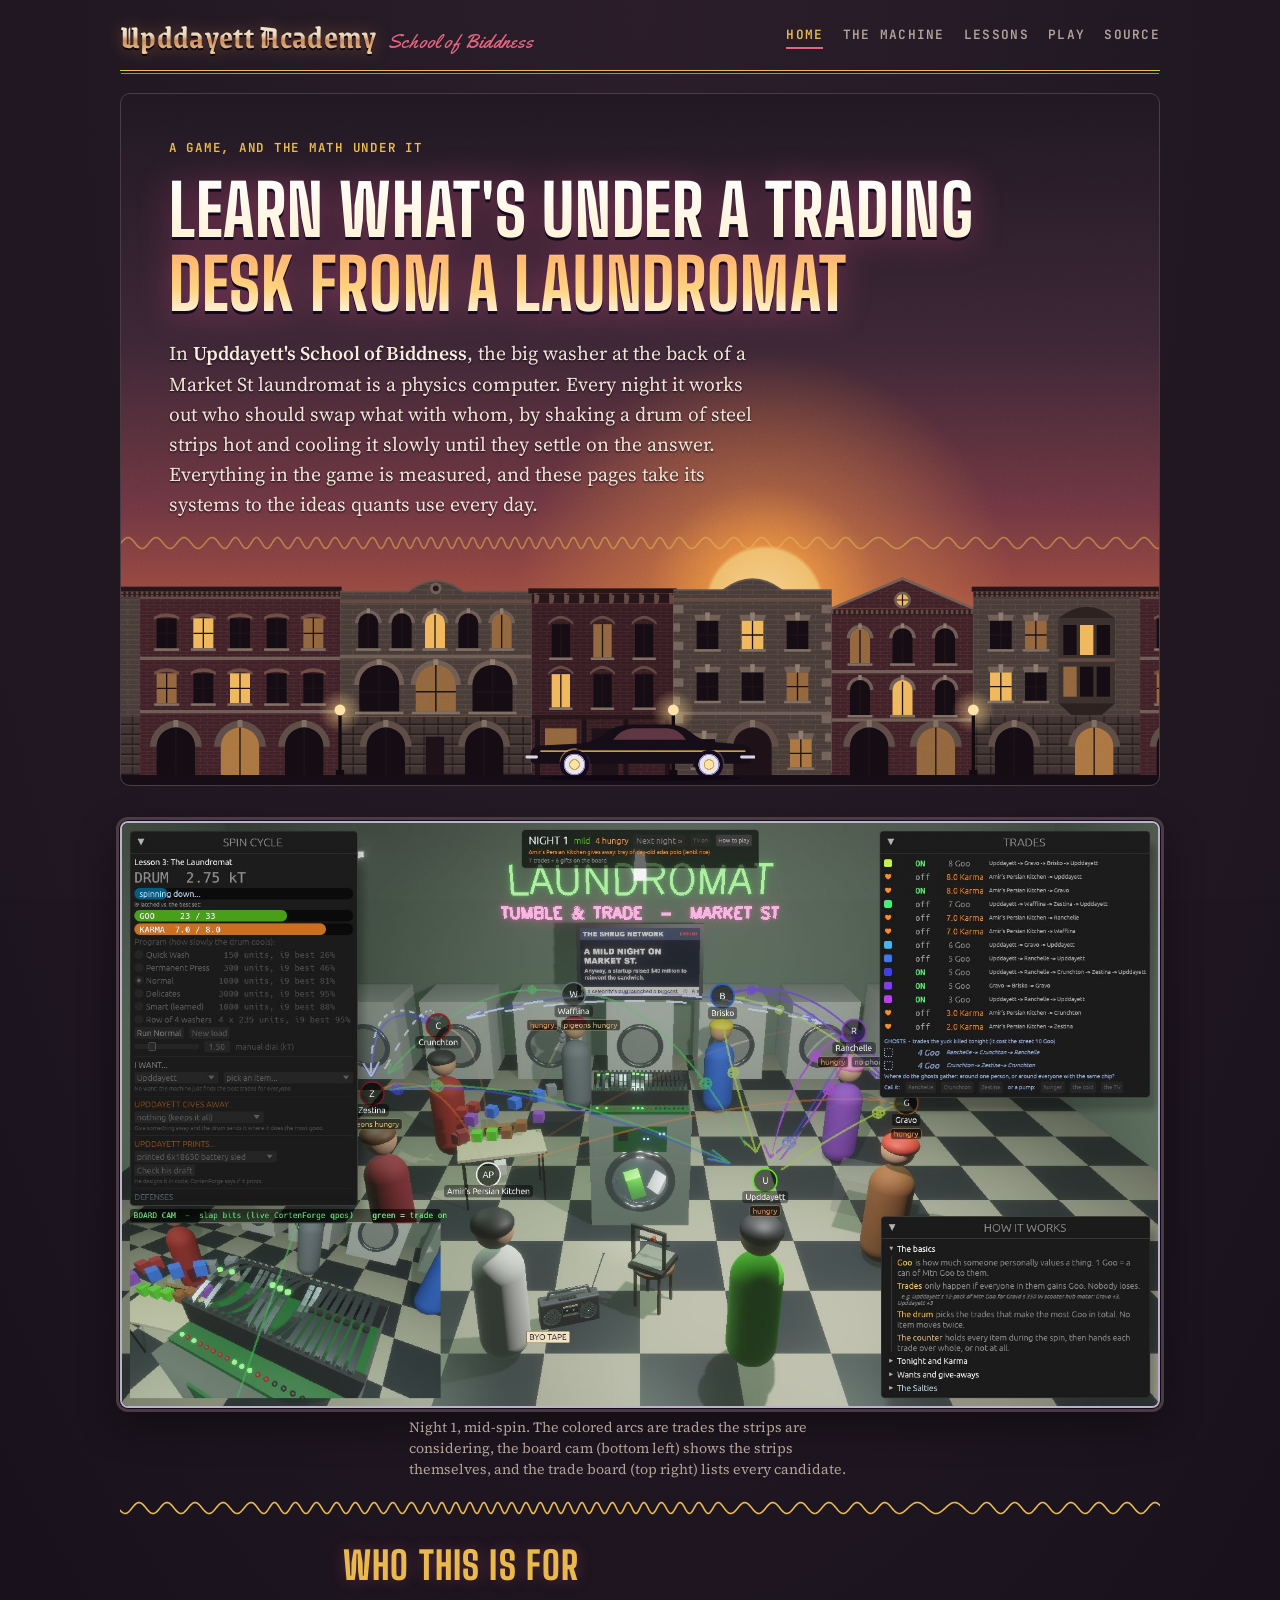
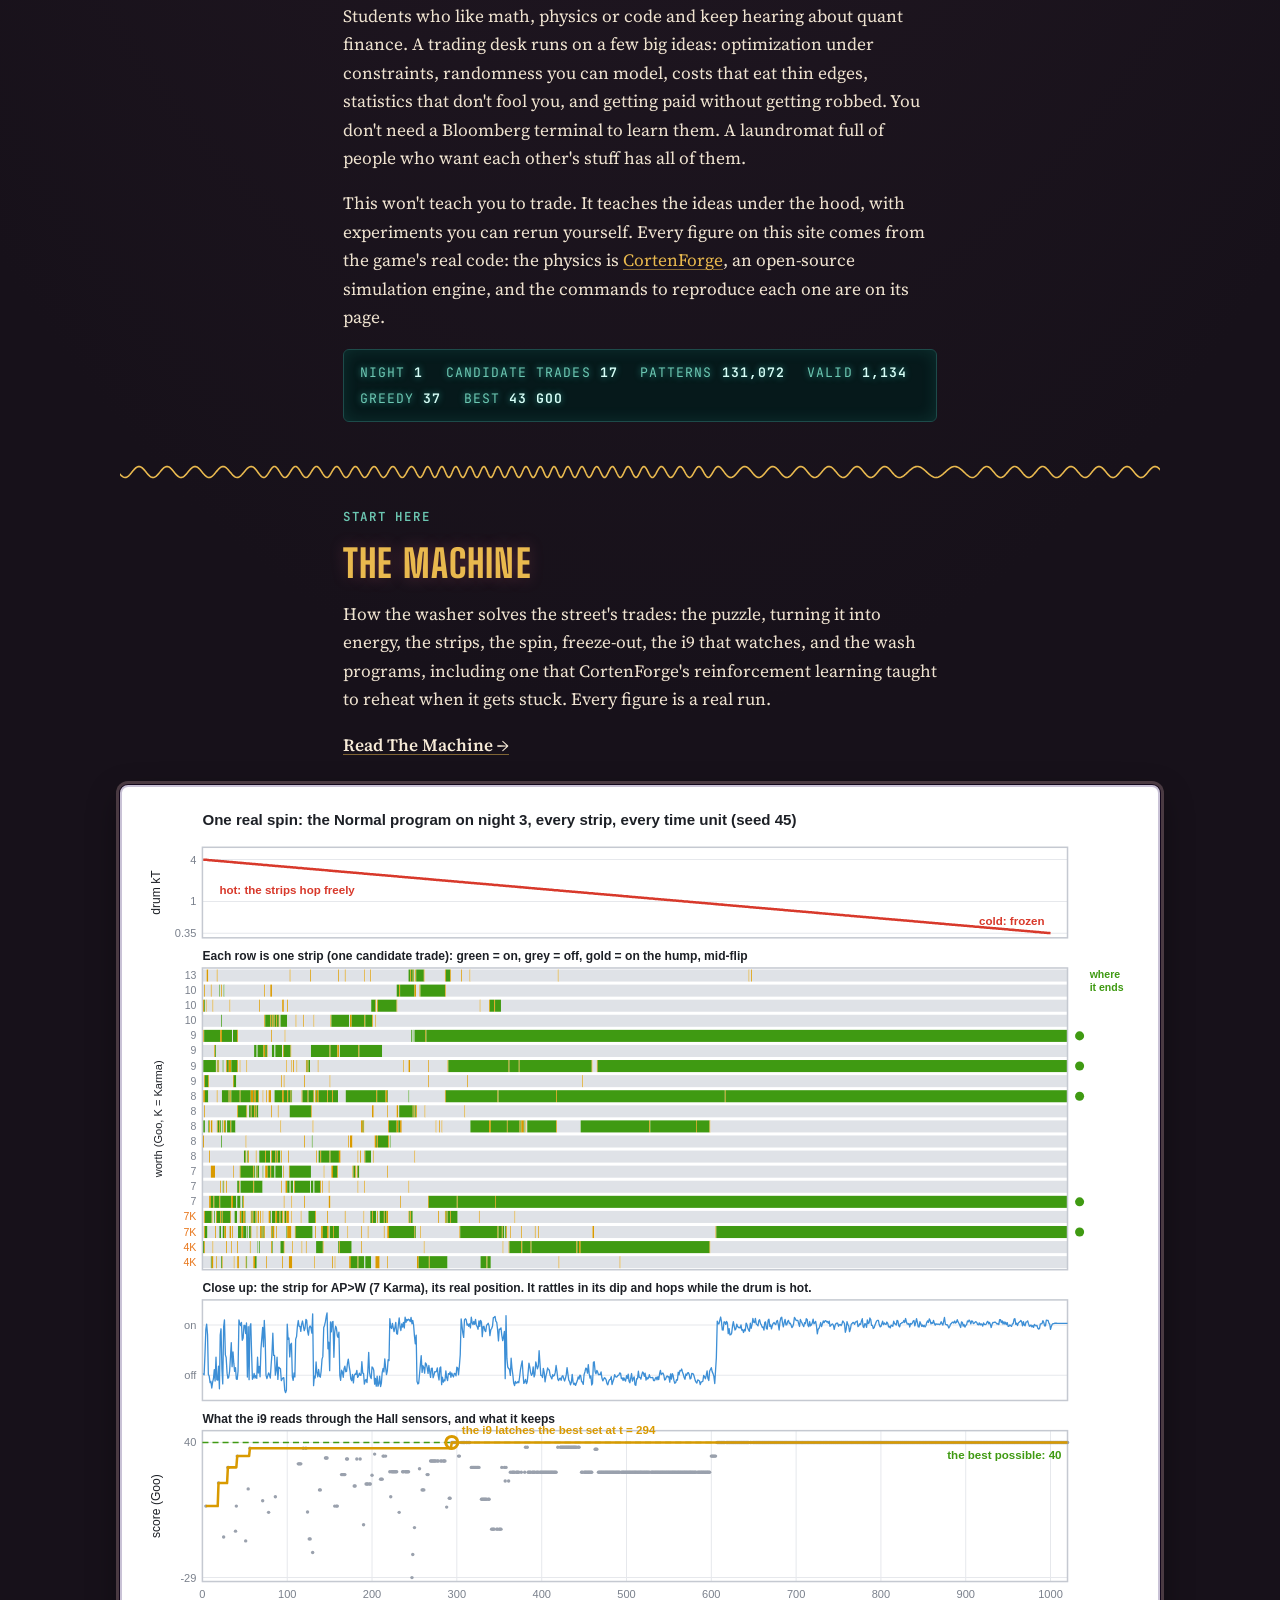
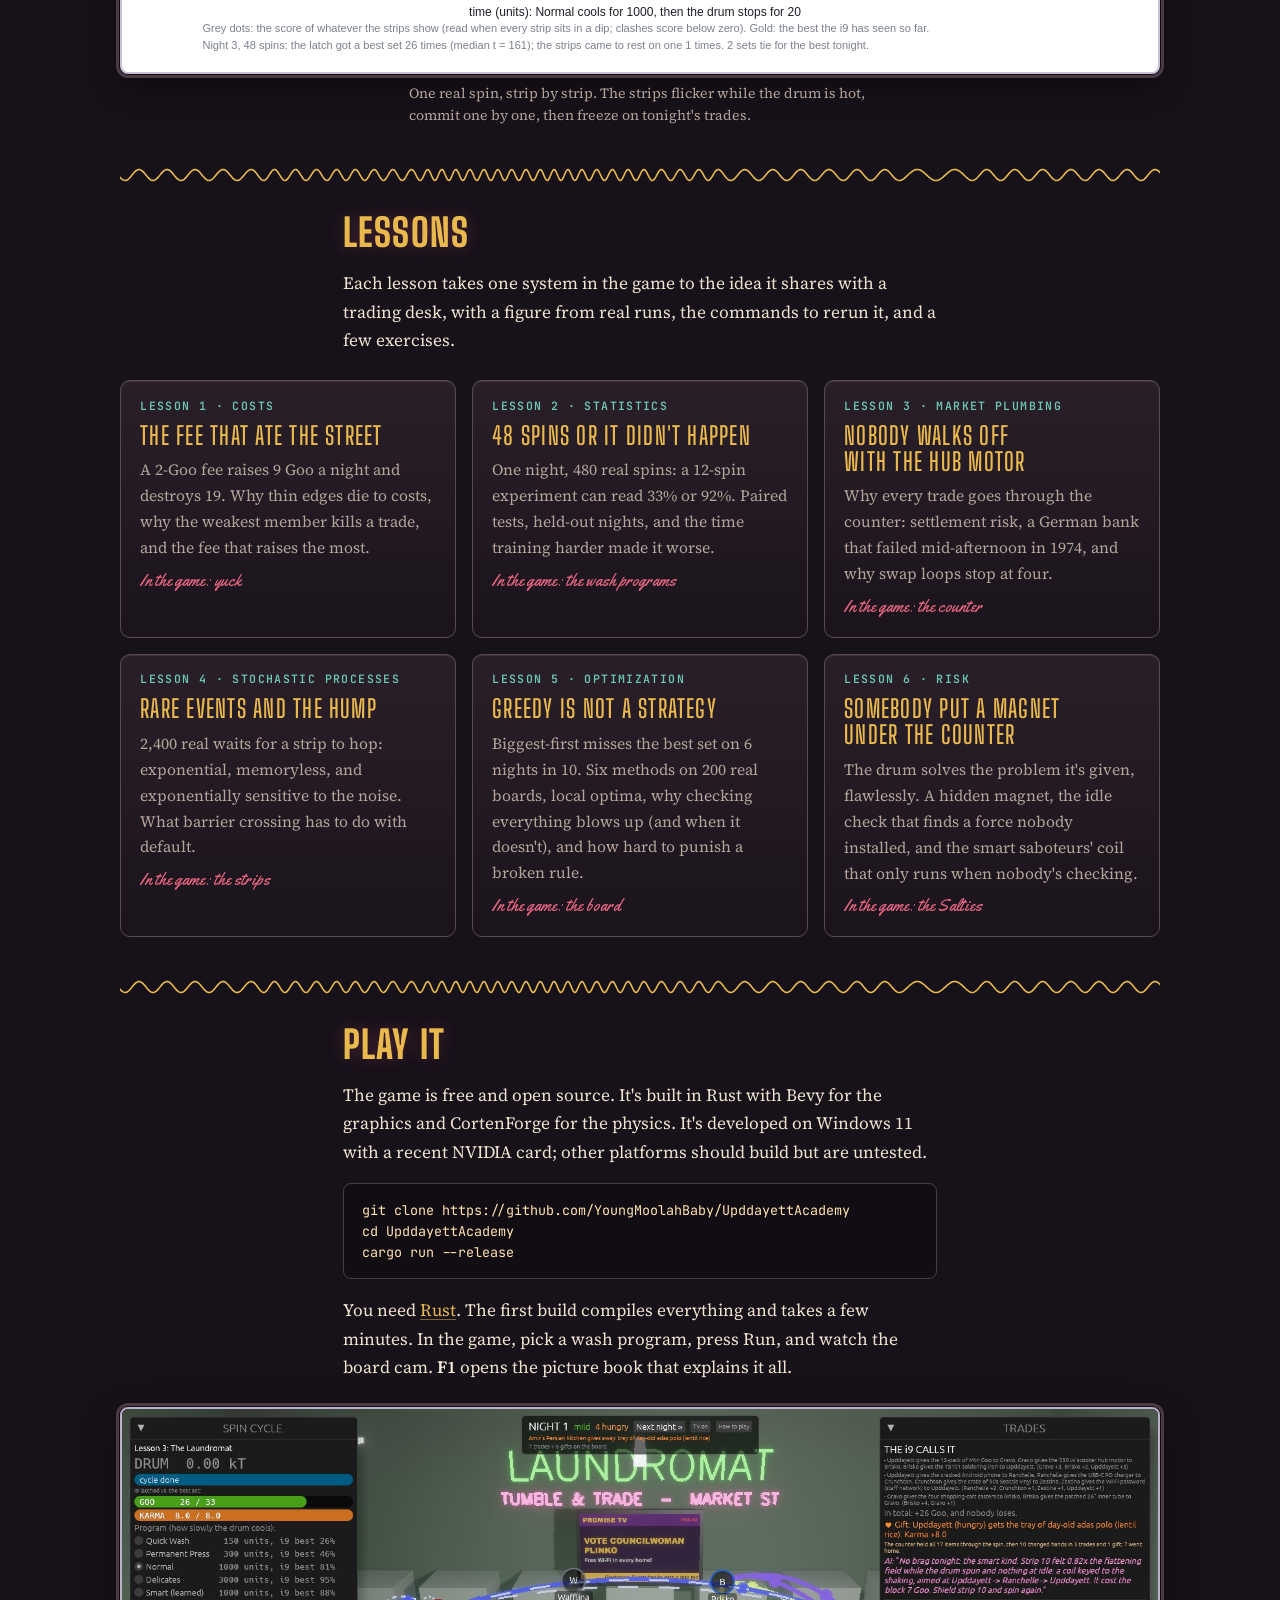
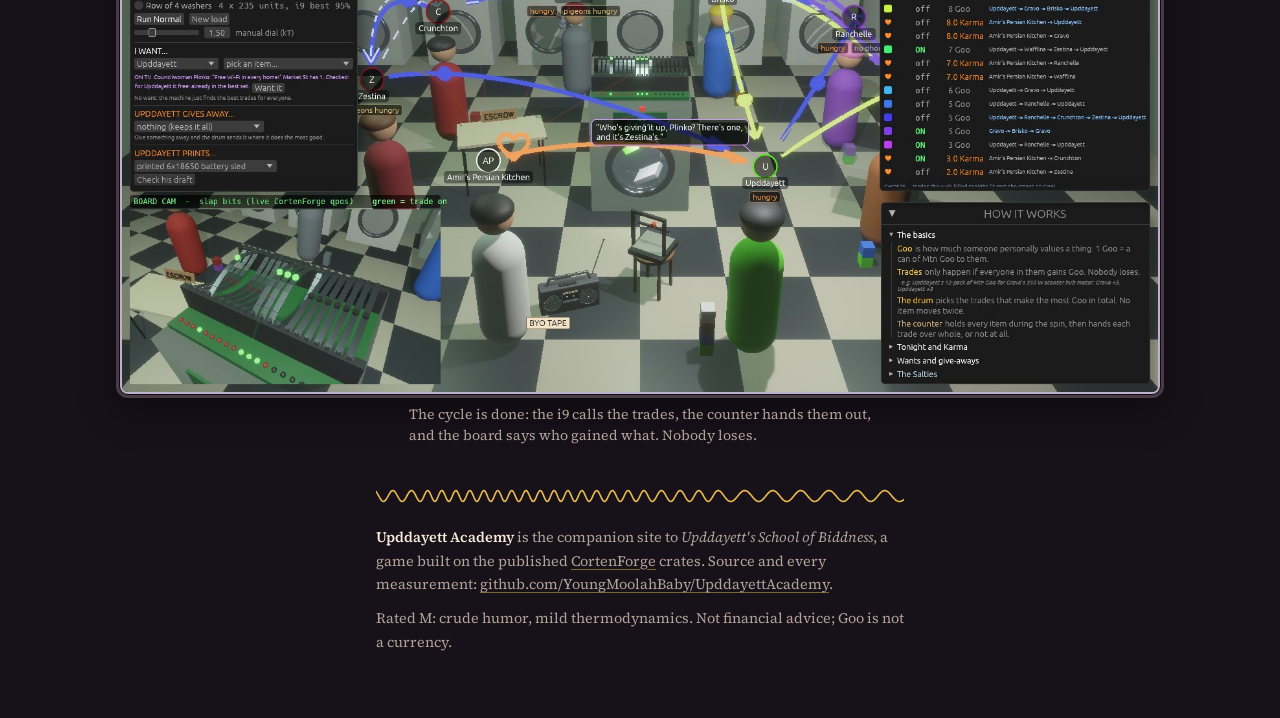
<file: site/index.html>
<!doctype html>
<html lang="en">
<head>
<meta charset="utf-8">
<meta name="viewport" content="width=device-width, initial-scale=1, viewport-fit=cover">
<title>Upddayett Academy</title>
<meta name="description" content="A free, open-source game where a laundromat washer is a physics computer that clears a street's barter market, and lessons that take its systems to the ideas quants use: optimization, stochastic processes, transaction costs, honest statistics and settlement.">
<meta property="og:title" content="Upddayett Academy">
<meta property="og:description" content="Learn the ideas under a trading desk from a laundromat that trades with physics. Every number is measured.">
<meta property="og:image" content="https://youngmoolahbaby.github.io/UpddayettAcademy/img/spin-hot.jpg">
<link rel="icon" href="data:image/svg+xml,%3Csvg xmlns='http://www.w3.org/2000/svg' viewBox='0 0 32 32'%3E%3Crect width='32' height='32' rx='6' fill='%23a34a1f'/%3E%3Cpath d='M7 22c3-9 6-9 9 0s6 9 9 0' fill='none' stroke='%23fff' stroke-width='3'/%3E%3C/svg%3E">
<link rel="preconnect" href="https://fonts.googleapis.com">
<link rel="preconnect" href="https://fonts.gstatic.com" crossorigin>
<link rel="stylesheet" href="https://fonts.googleapis.com/css2?family=Big+Shoulders+Display:wght@600;800&family=Source+Serif+4:ital,opsz,wght@0,8..60,400;0,8..60,600;1,8..60,400&family=JetBrains+Mono:wght@400;600&family=Grenze+Gotisch:wght@600&family=Yellowtail&display=swap">
<link rel="stylesheet" href="assets/site.css?v=dev">
</head>
<body>
<div class="page">

<header class="site-head">
  <a class="wordmark" href="./"><b>Upddayett Academy</b><span>School of Biddness</span></a>
  <nav class="nav" aria-label="Site">
    <a href="./" aria-current="page">Home</a>
    <a href="machine/">The Machine</a>
    <a href="#lessons">Lessons</a>
    <a href="#play">Play</a>
    <a href="https://github.com/YoungMoolahBaby/UpddayettAcademy">Source</a>
  </nav>
</header>

<div class="hero col">
  <div class="street" aria-hidden="true"><span class="downtown"></span><span class="lowrider"><span class="body"></span><span class="wheel rear"></span><span class="wheel front"></span></span></div>
  <div class="eyebrow">A game, and the math under it</div>
  <h1>Learn what's under a trading desk from a laundromat</h1>
  <p class="lede">In <strong>Upddayett's School of Biddness</strong>, the big washer at the back of a Market St laundromat is a physics computer. Every night it works out who should swap what with whom, by shaking a drum of steel strips hot and cooling it slowly until they settle on the answer. Everything in the game is measured, and these pages take its systems to the ideas quants use every day.</p>
</div>

<figure class="screen">
  <img src="img/spin-hot.jpg" alt="The game mid-spin: the laundromat with customers labeled by name and condition, colored arcs for the trades the strips are considering, the trade board, and a live camera on the steel strips." width="1600" height="900">
  <figcaption>Night 1, mid-spin. The colored arcs are trades the strips are considering, the board cam (bottom left) shows the strips themselves, and the trade board (top right) lists every candidate.</figcaption>
</figure>

<section>
  <div class="col flow">
    <h2>Who this is for</h2>
    <p>Students who like math, physics or code and keep hearing about quant finance. A trading desk runs on a few big ideas: optimization under constraints, randomness you can model, costs that eat thin edges, statistics that don't fool you, and getting paid without getting robbed. You don't need a Bloomberg terminal to learn them. A laundromat full of people who want each other's stuff has all of them.</p>
    <p>This won't teach you to trade. It teaches the ideas under the hood, with experiments you can rerun yourself. Every figure on this site comes from the game's real code: the physics is <a href="https://crates.io/crates/cortenforge">CortenForge</a>, an open-source simulation engine, and the commands to reproduce each one are on its page.</p>
    <div class="readout" aria-label="Night 1 at a glance">
      <span>Night <b>1</b></span><span>Candidate trades <b>17</b></span><span>Patterns <b>131,072</b></span><span>Valid <b>1,134</b></span><span>Greedy <b>37</b></span><span>Best <b>43 Goo</b></span>
    </div>
  </div>
</section>

<section>
  <div class="col flow">
    <div class="eyebrow">Start here</div>
    <h2>The Machine</h2>
    <p>How the washer solves the street's trades: the puzzle, turning it into energy, the strips, the spin, freeze-out, the i9 that watches, and the wash programs, including one that CortenForge's reinforcement learning taught to reheat when it gets stuck. Every figure is a real run.</p>
    <p><a href="machine/"><strong>Read The Machine →</strong></a></p>
  </div>
  <figure>
    <div class="plate wide"><a href="machine/"><img src="figs/machine/spin.svg" alt="One real spin: the drum cooling, every strip's on/off history, one strip close up, and the score the i9 reads." width="1010" height="815"></a></div>
    <figcaption>One real spin, strip by strip. The strips flicker while the drum is hot, commit one by one, then freeze on tonight's trades.</figcaption>
  </figure>
</section>

<section id="lessons">
  <div class="col flow">
    <h2>Lessons</h2>
    <p>Each lesson takes one system in the game to the idea it shares with a trading desk, with a figure from real runs, the commands to rerun it, and a few exercises.</p>
  </div>
  <div class="lessons">
    <a class="lesson" href="lessons/transaction-costs/">
      <span class="tag">Lesson 1 · Costs</span>
      <h3>The fee that ate the street</h3>
      <p>A 2-Goo fee raises 9 Goo a night and destroys 19. Why thin edges die to costs, why the weakest member kills a trade, and the fee that raises the most.</p>
      <span class="game">In the game: yuck</span>
    </a>
    <a class="lesson" href="lessons/overfitting/">
      <span class="tag">Lesson 2 · Statistics</span>
      <h3>48 spins or it didn't happen</h3>
      <p>One night, 480 real spins: a 12-spin experiment can read 33% or 92%. Paired tests, held-out nights, and the time training harder made it worse.</p>
      <span class="game">In the game: the wash programs</span>
    </a>
    <a class="lesson" href="lessons/settlement/">
      <span class="tag">Lesson 3 · Market plumbing</span>
      <h3>Nobody walks off with the hub motor</h3>
      <p>Why every trade goes through the counter: settlement risk, a German bank that failed mid-afternoon in 1974, and why swap loops stop at four.</p>
      <span class="game">In the game: the counter</span>
    </a>
    <a class="lesson" href="lessons/rare-events/">
      <span class="tag">Lesson 4 · Stochastic processes</span>
      <h3>Rare events and the hump</h3>
      <p>2,400 real waits for a strip to hop: exponential, memoryless, and exponentially sensitive to the noise. What barrier crossing has to do with default.</p>
      <span class="game">In the game: the strips</span>
    </a>
    <a class="lesson" href="lessons/optimization/">
      <span class="tag">Lesson 5 · Optimization</span>
      <h3>Greedy is not a strategy</h3>
      <p>Biggest-first misses the best set on 6 nights in 10. Six methods on 200 real boards, local optima, why checking everything blows up (and when it doesn't), and how hard to punish a broken rule.</p>
      <span class="game">In the game: the board</span>
    </a>
    <a class="lesson" href="lessons/model-risk/">
      <span class="tag">Lesson 6 · Risk</span>
      <h3>Somebody put a magnet under the counter</h3>
      <p>The drum solves the problem it's given, flawlessly. A hidden magnet, the idle check that finds a force nobody installed, and the smart saboteurs' coil that only runs when nobody's checking.</p>
      <span class="game">In the game: the Salties</span>
    </a>
  </div>
</section>

<section id="play">
  <div class="col flow">
    <h2>Play it</h2>
    <p>The game is free and open source. It's built in Rust with Bevy for the graphics and CortenForge for the physics. It's developed on Windows 11 with a recent NVIDIA card; other platforms should build but are untested.</p>
<pre><code>git clone https://github.com/YoungMoolahBaby/UpddayettAcademy
cd UpddayettAcademy
cargo run --release</code></pre>
    <p>You need <a href="https://rustup.rs">Rust</a>. The first build compiles everything and takes a few minutes. In the game, pick a wash program, press Run, and watch the board cam. <strong>F1</strong> opens the picture book that explains it all.</p>
  </div>
  <figure class="screen">
    <img src="img/spin-locked.jpg" alt="The game after a spin: the trade board lists the trades the i9 called, with what each person gained." width="1600" height="900" loading="lazy">
    <figcaption>The cycle is done: the i9 calls the trades, the counter hands them out, and the board says who gained what. Nobody loses.</figcaption>
  </figure>
</section>

<footer class="col">
  <p><strong>Upddayett Academy</strong> is the companion site to <em>Upddayett's School of Biddness</em>, a game built on the published <a href="https://crates.io/crates/cortenforge">CortenForge</a> crates. Source and every measurement: <a href="https://github.com/YoungMoolahBaby/UpddayettAcademy">github.com/YoungMoolahBaby/UpddayettAcademy</a>.</p>
  <p>Rated M: crude humor, mild thermodynamics. Not financial advice; Goo is not a currency.</p>
</footer>

</div>
</body>
</html>
</file>
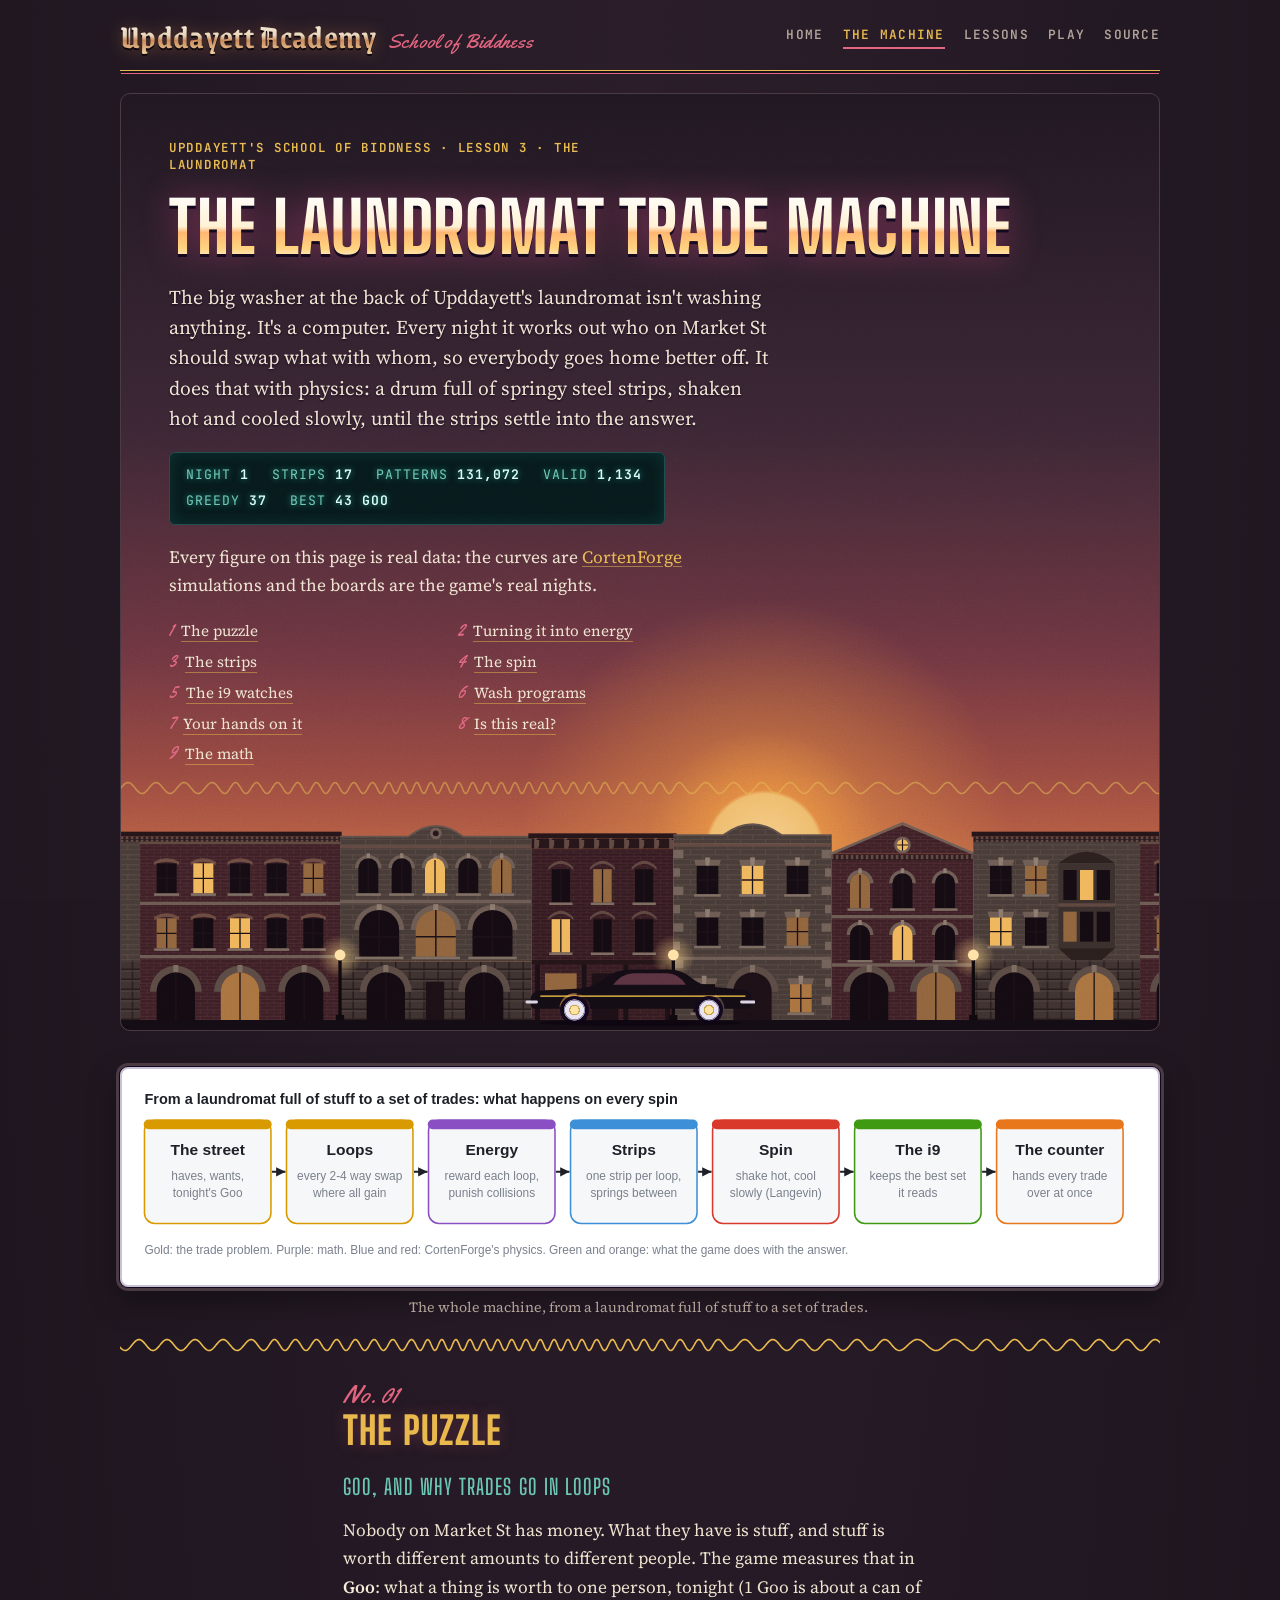
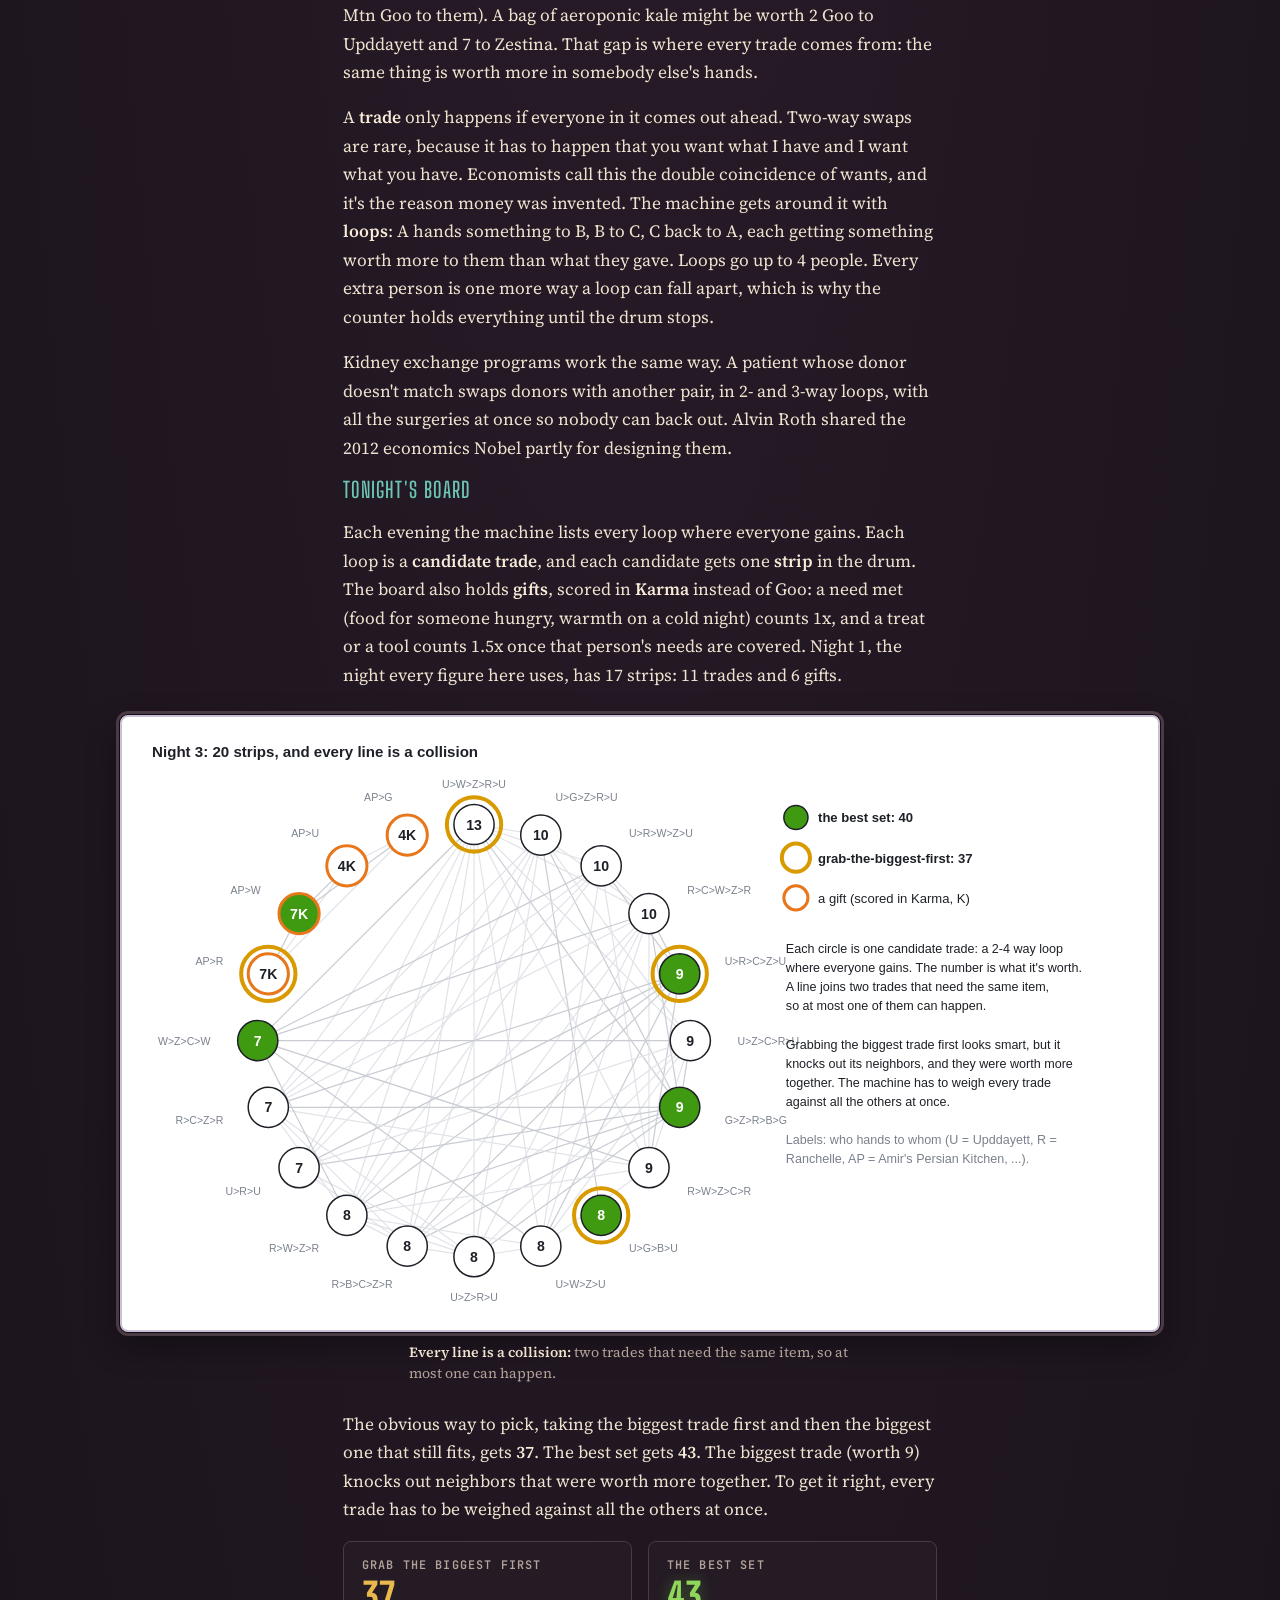
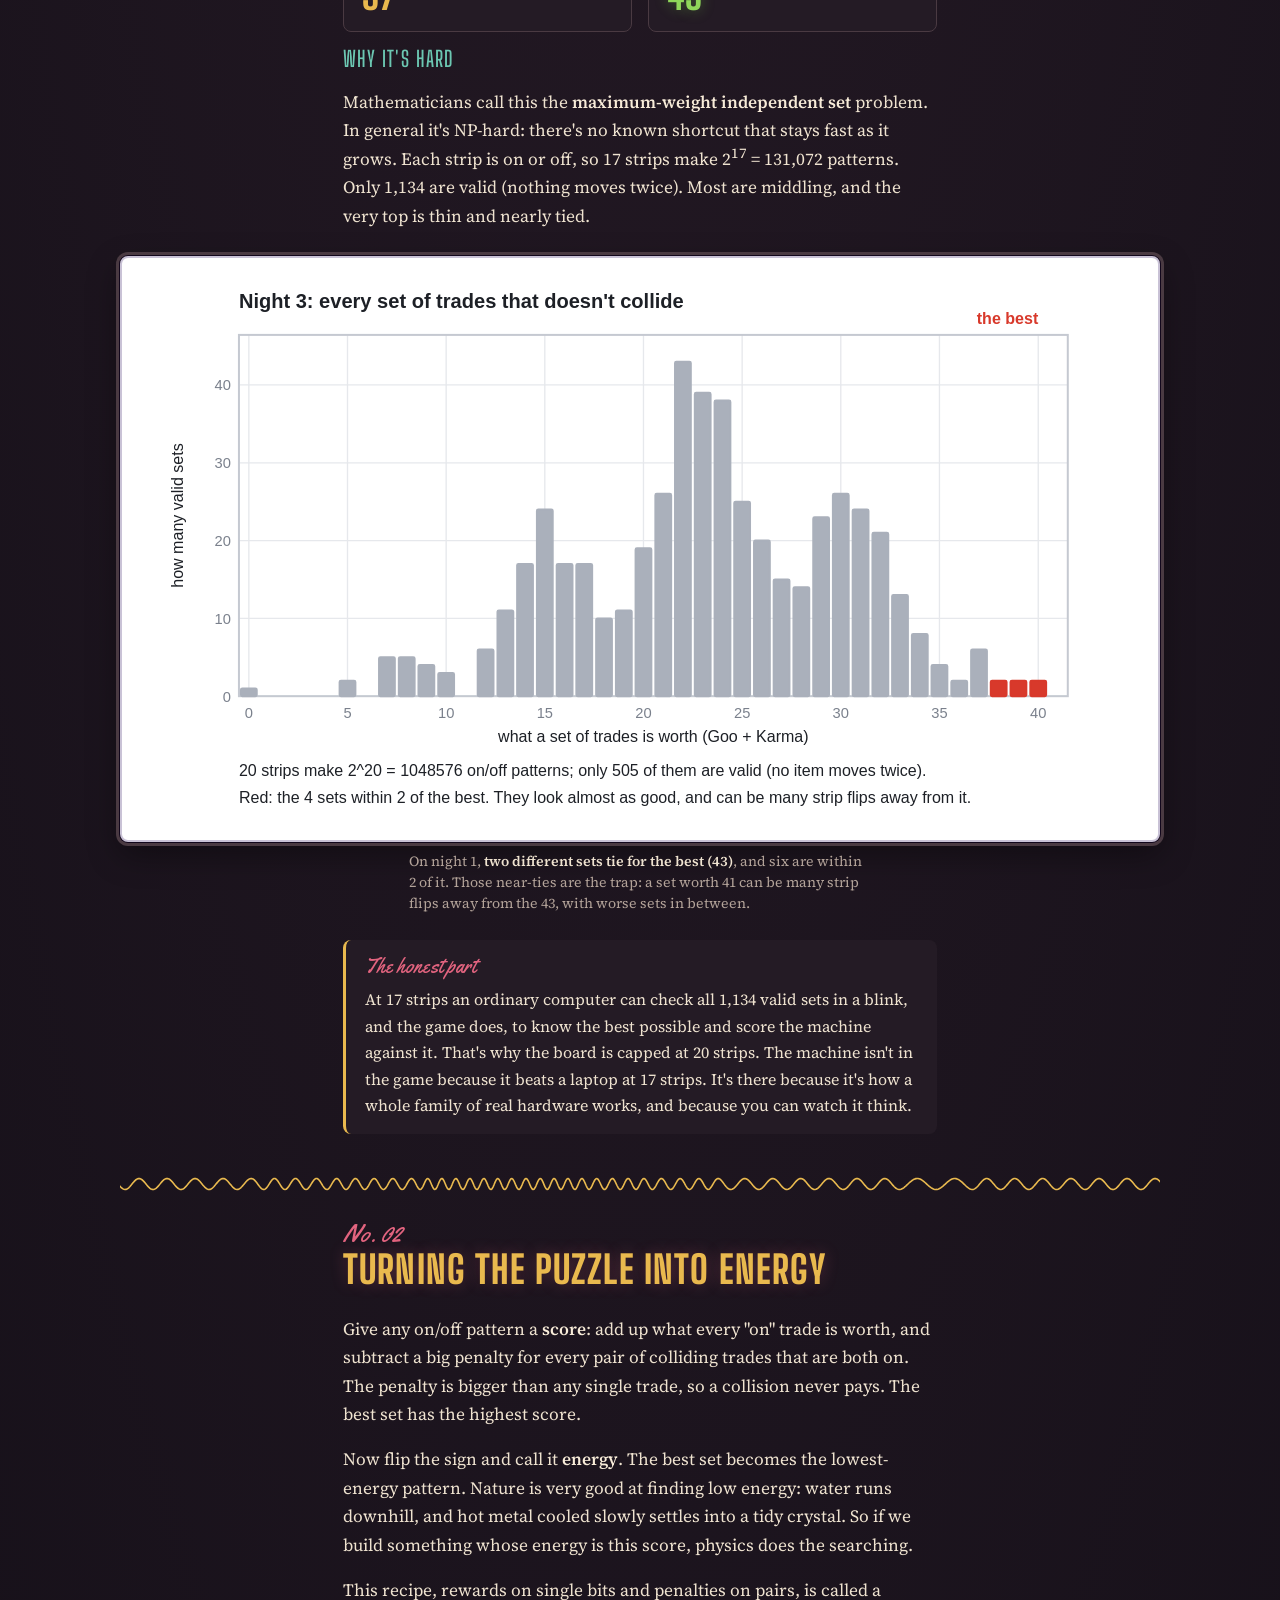
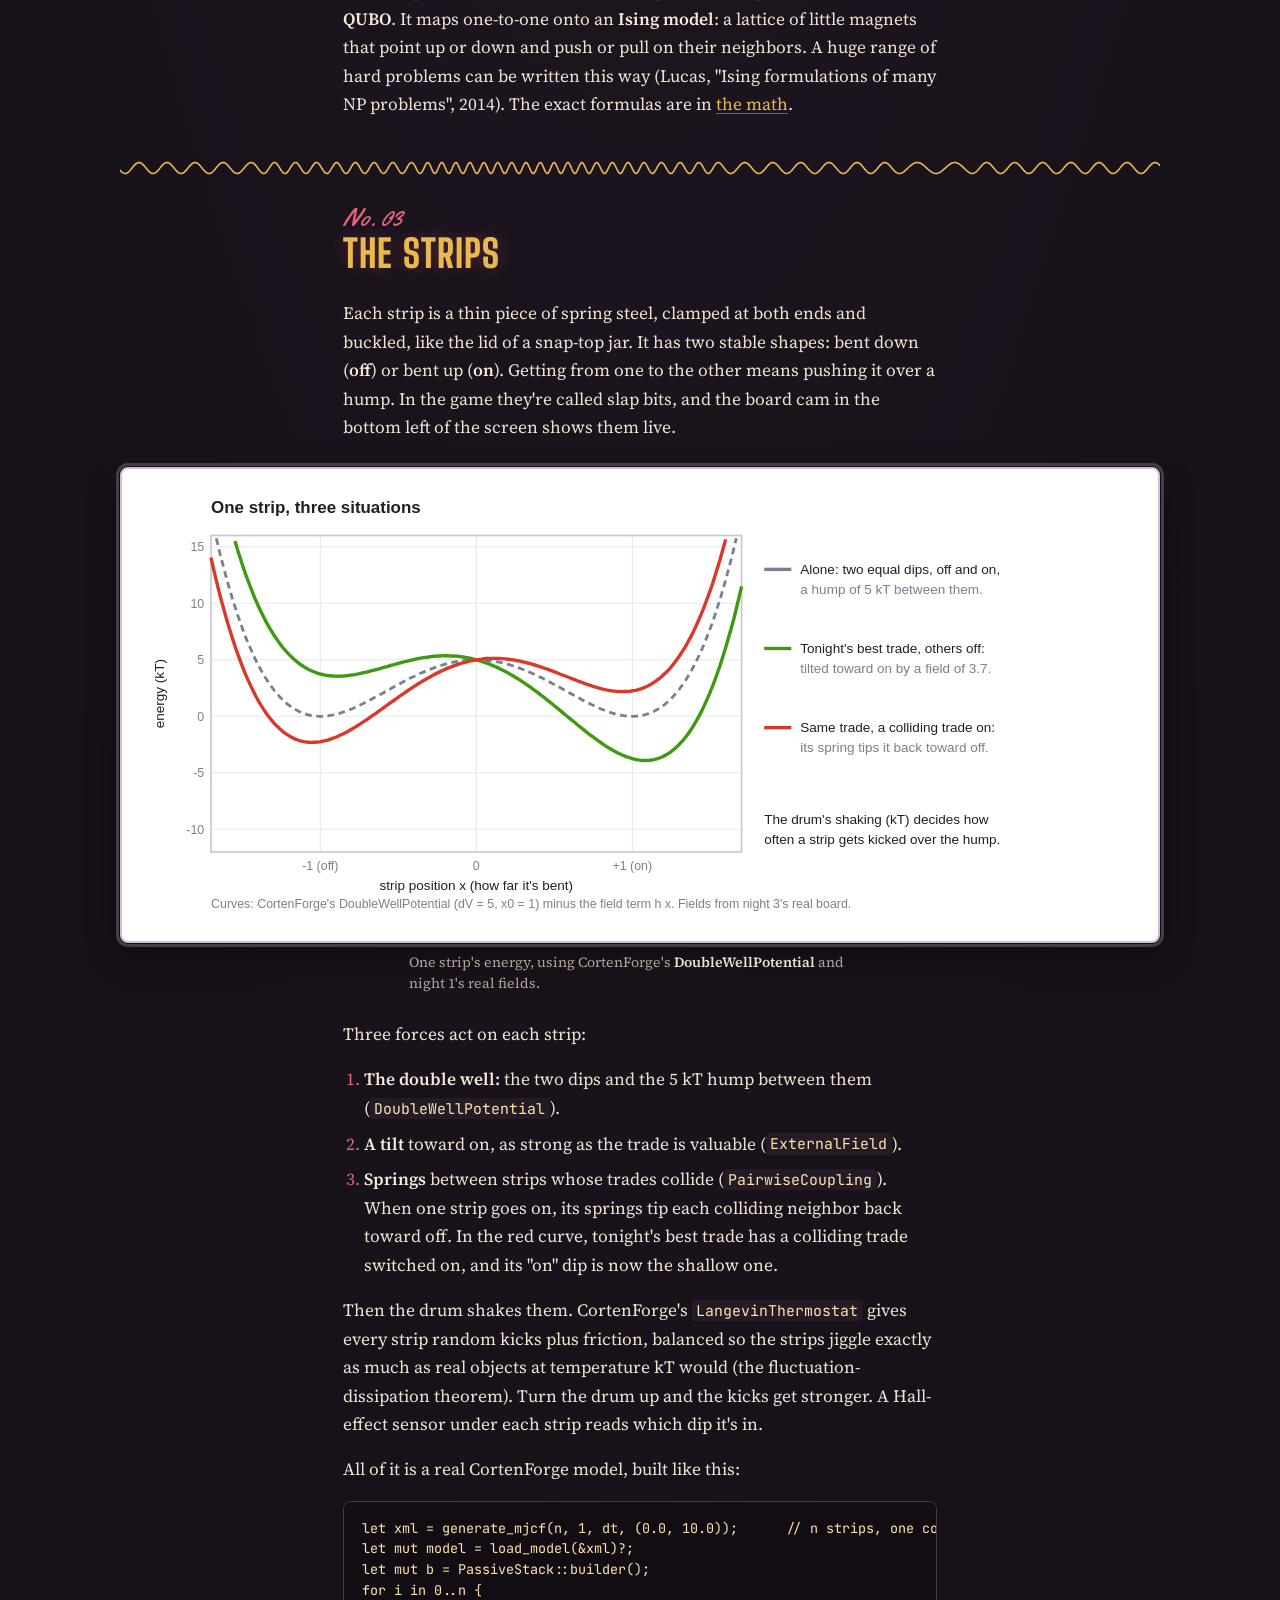
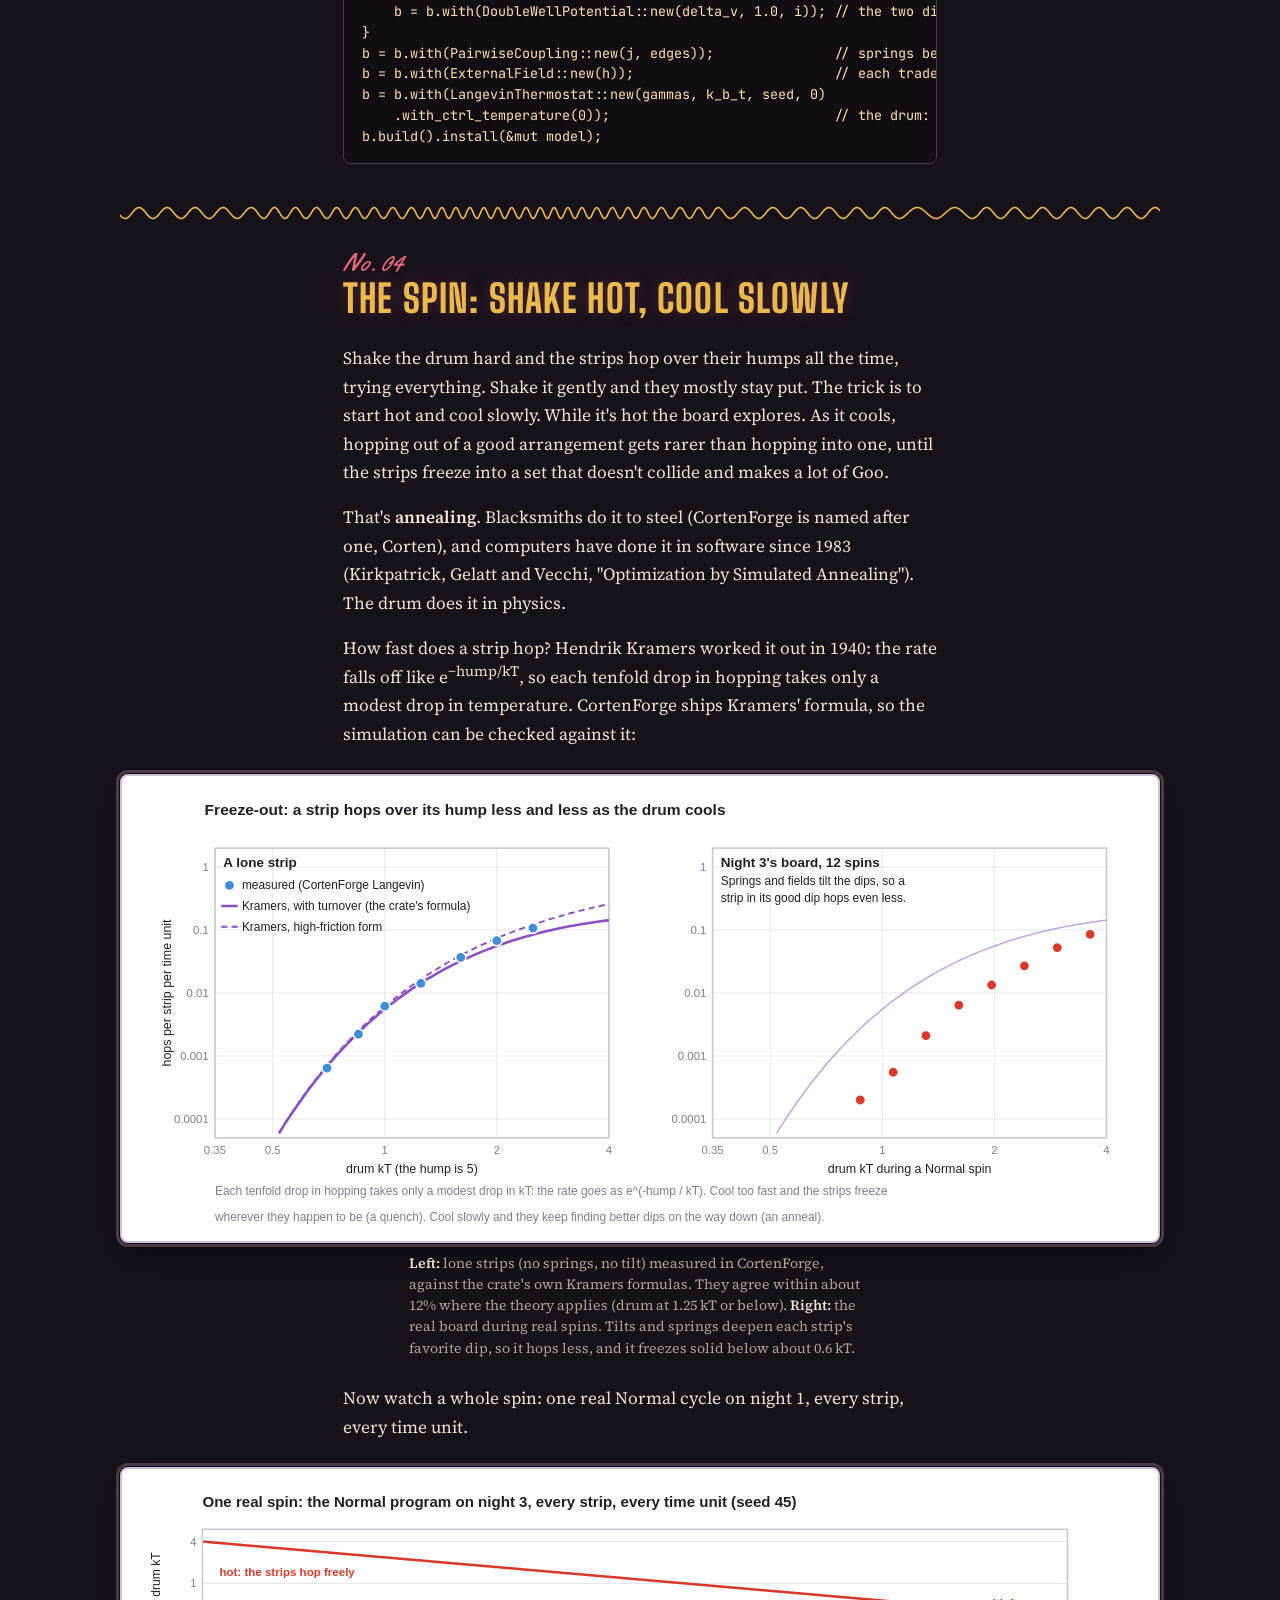
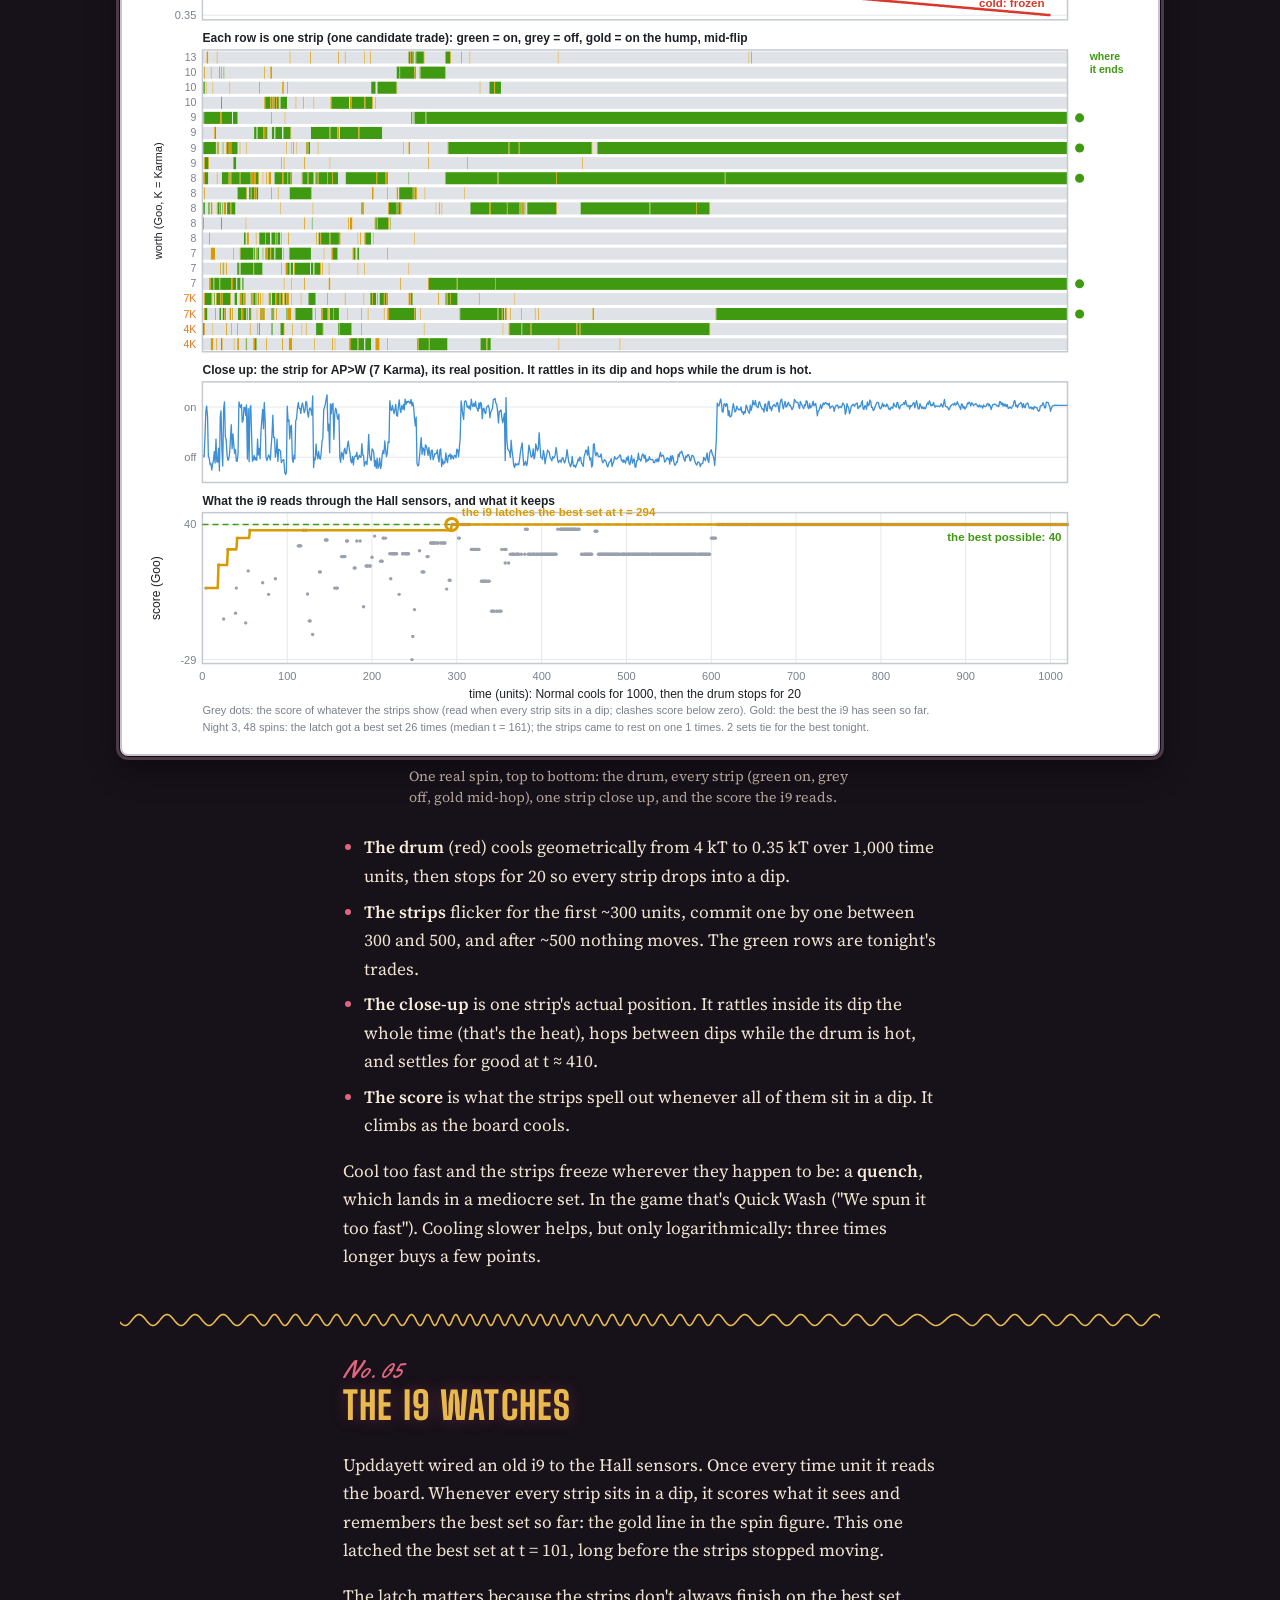
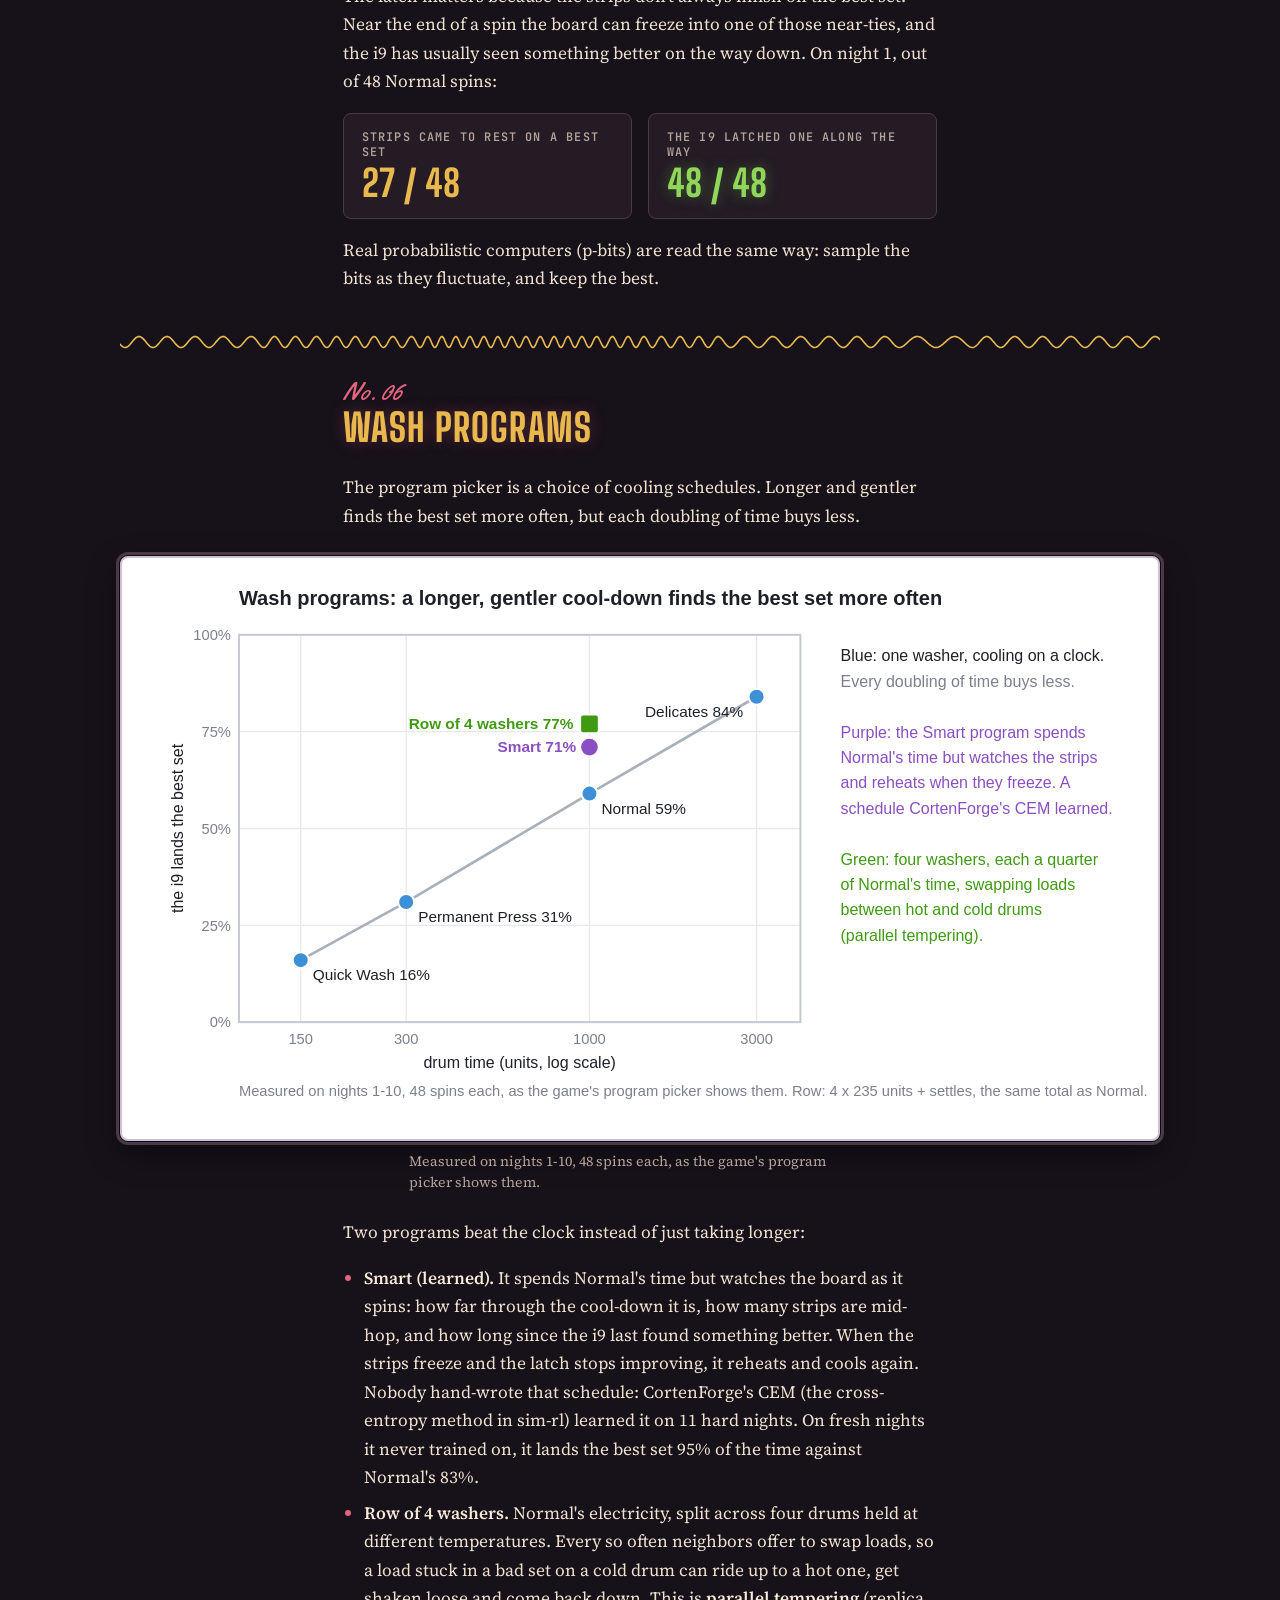
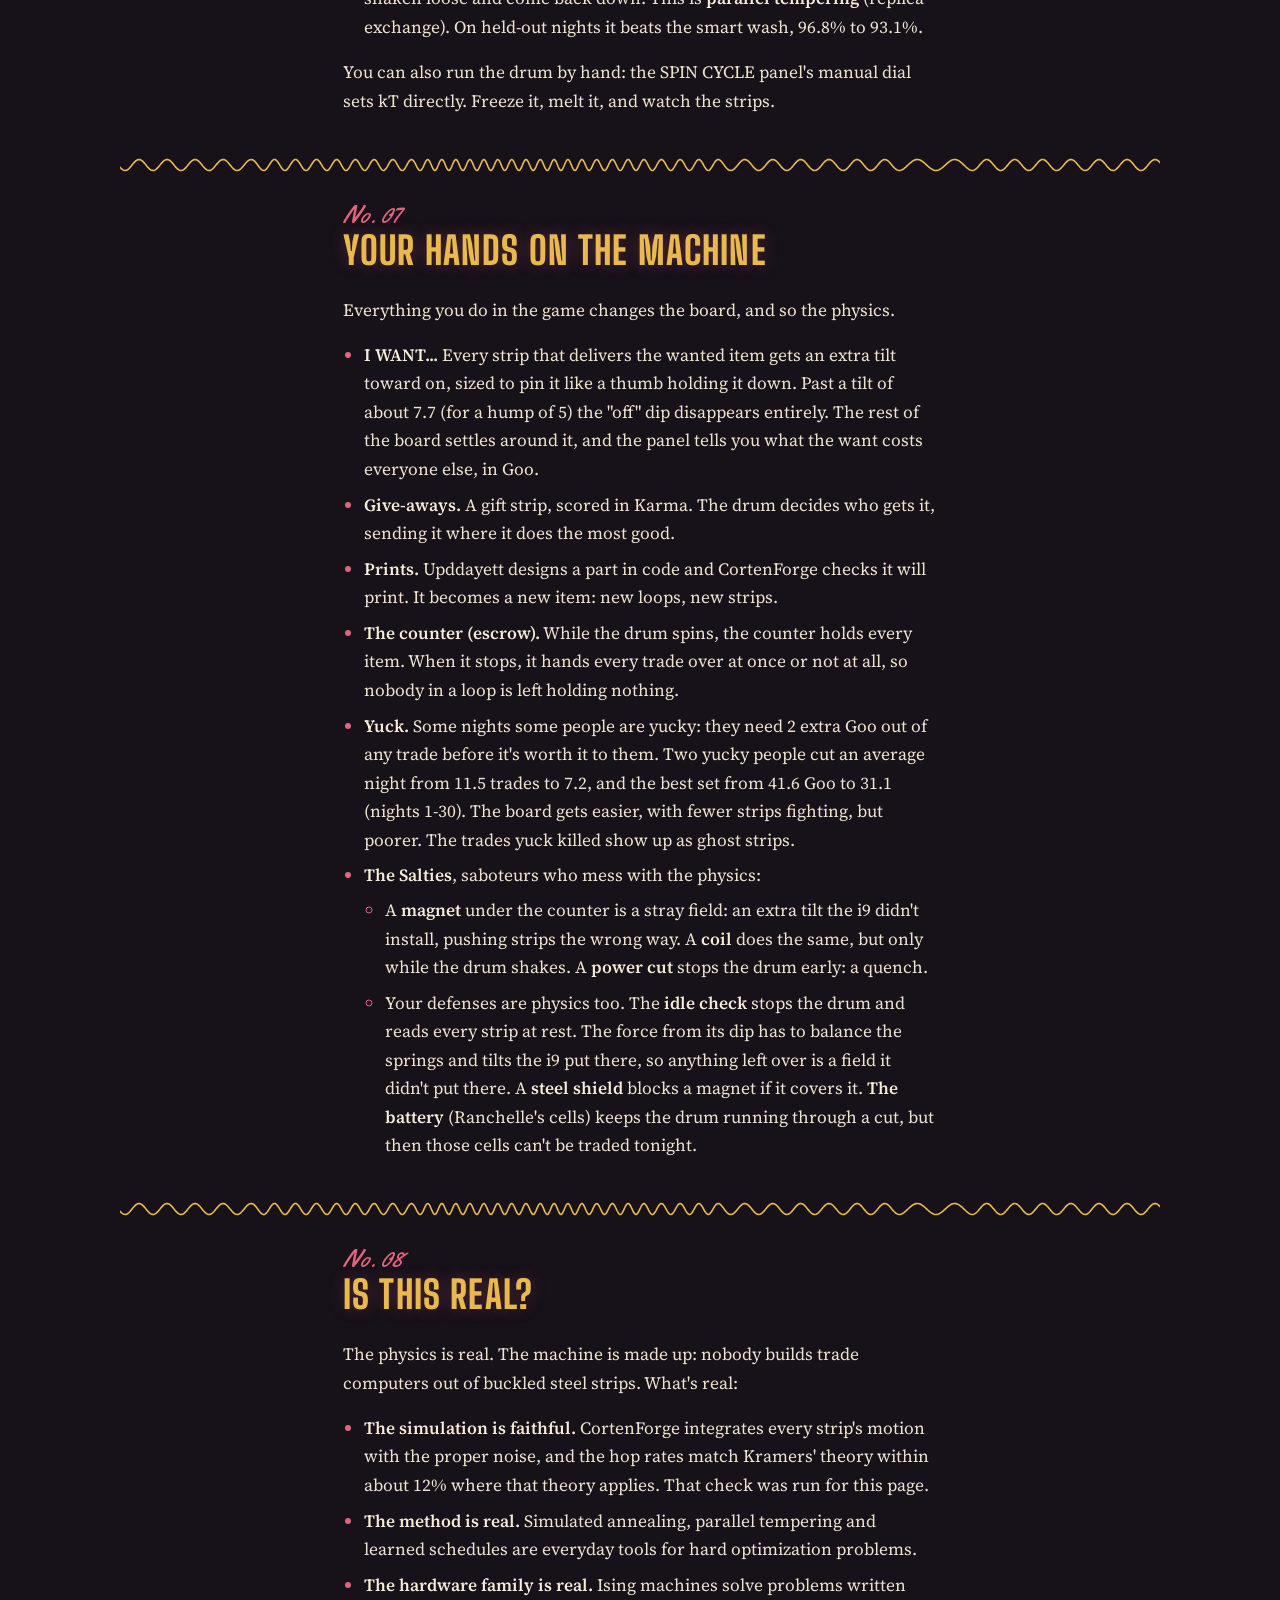
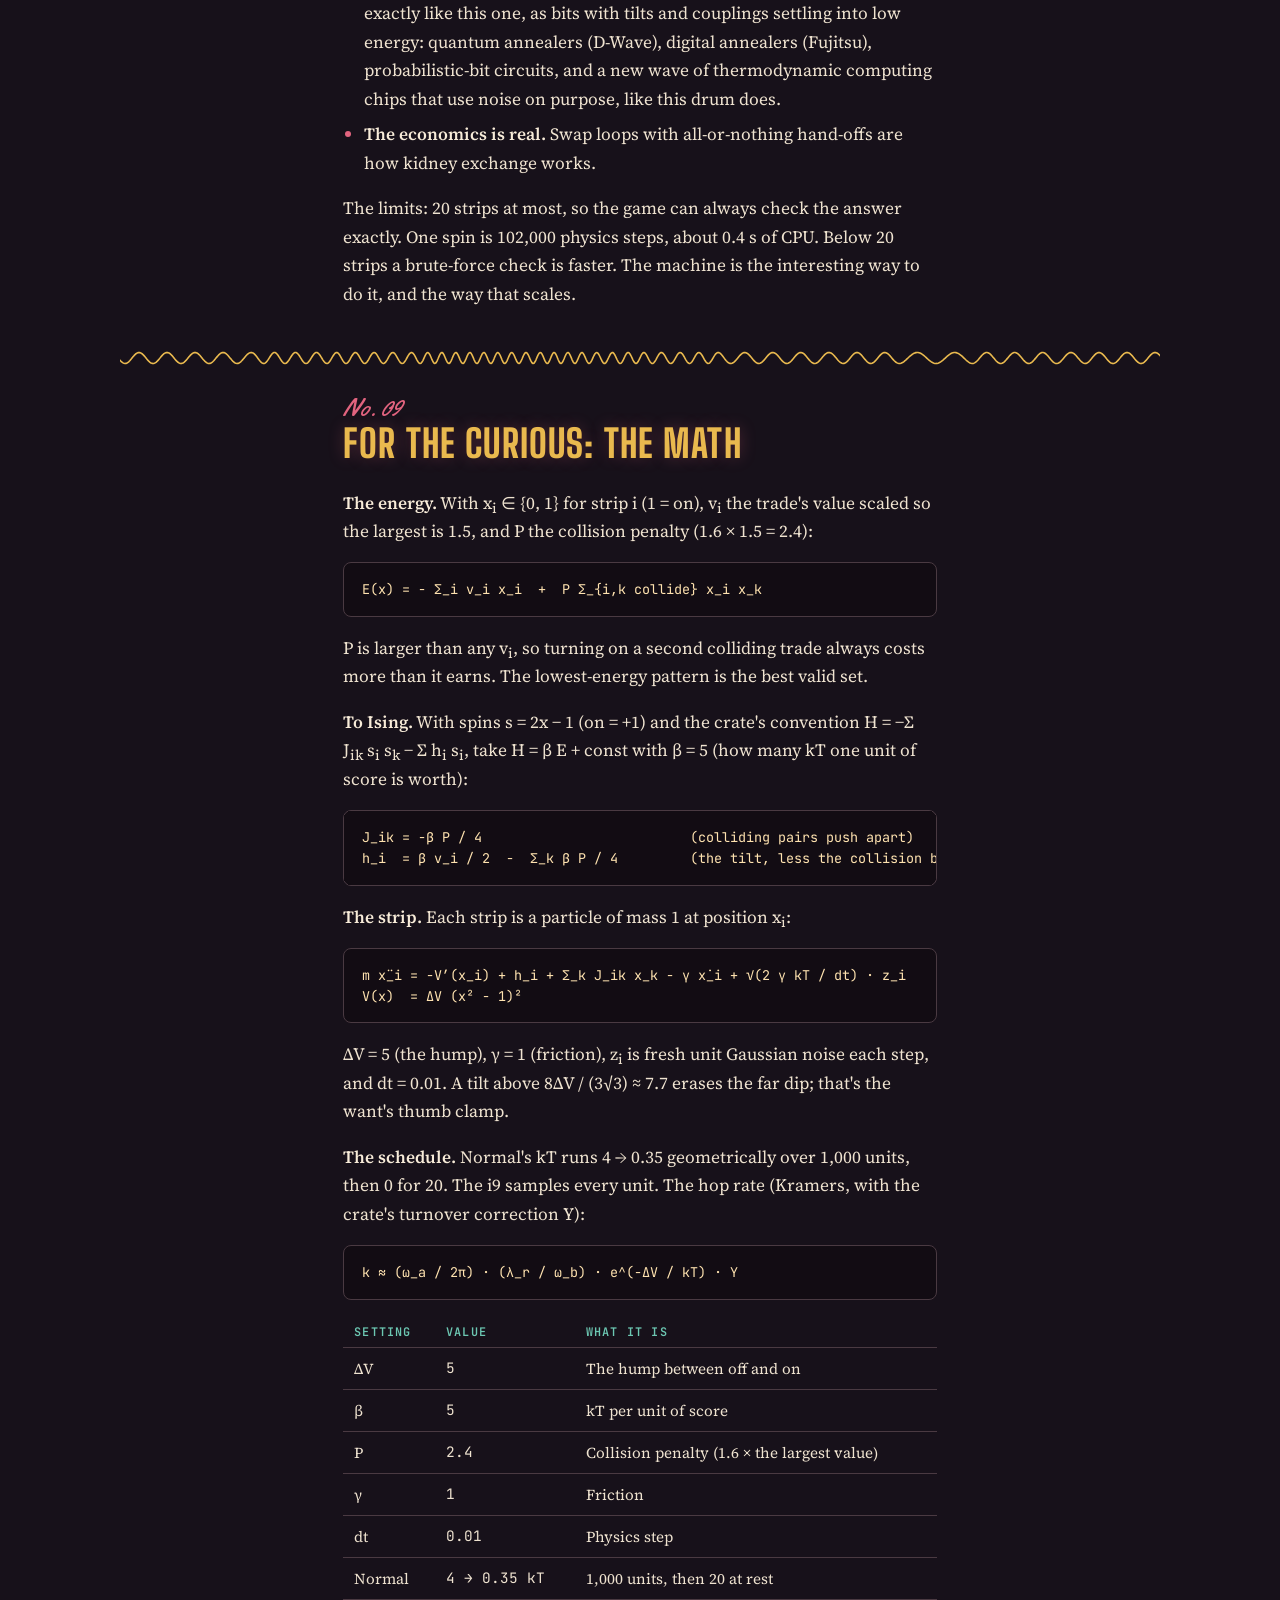
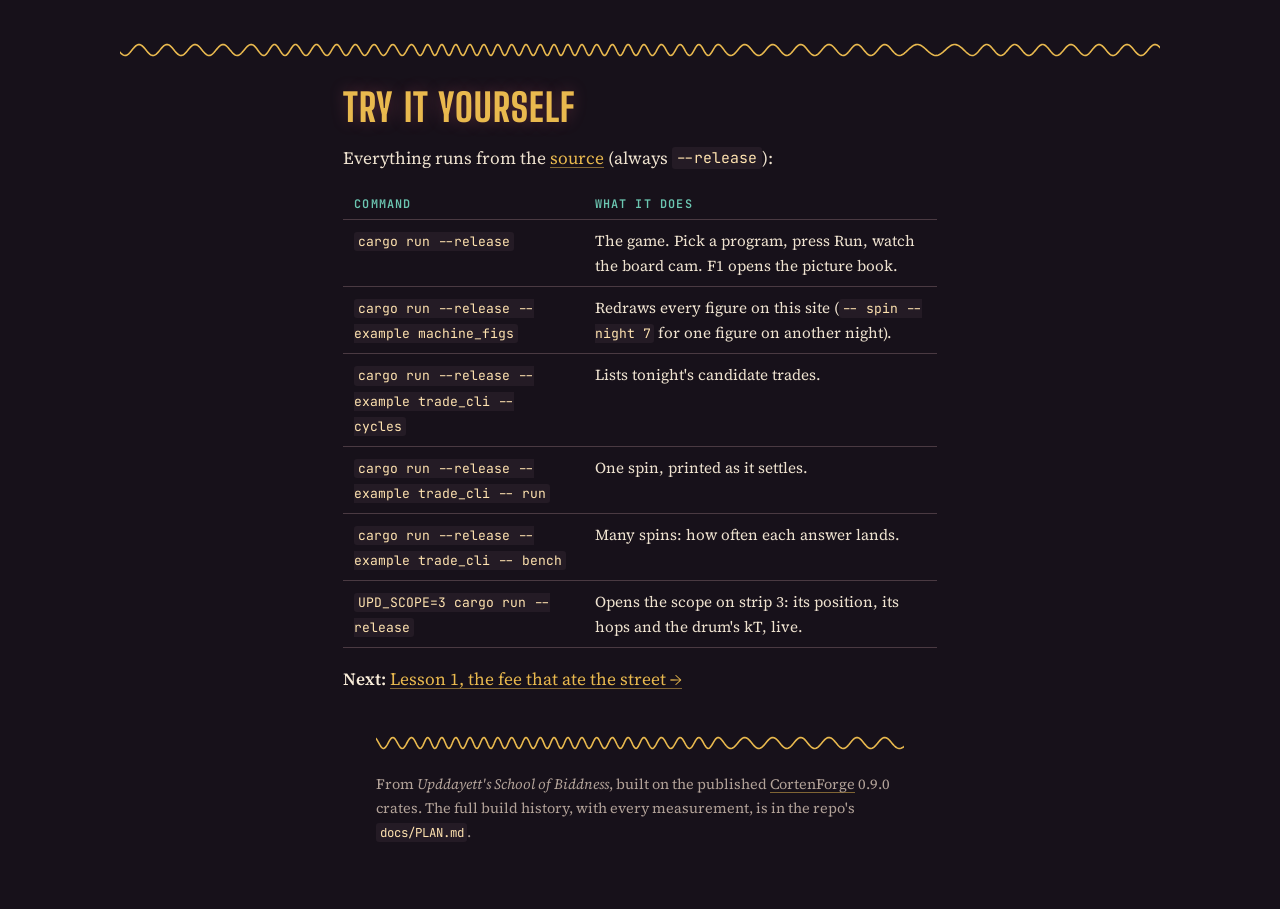
<file: site/machine/index.html>
<!doctype html>
<html lang="en">
<head>
<meta charset="utf-8">
<meta name="viewport" content="width=device-width, initial-scale=1, viewport-fit=cover">
<title>The Laundromat Trade Machine · Upddayett Academy</title>
<meta name="description" content="How Upddayett's washer solves Market St's trades with physics: the puzzle, the energy, the strips, the spin, freeze-out, the i9 latch and the wash programs, with every figure from a real CortenForge run.">
<meta property="og:title" content="The Laundromat Trade Machine">
<meta property="og:description" content="A washer that solves a street's barter market with physics. Every figure is a real run.">
<meta property="og:image" content="https://youngmoolahbaby.github.io/UpddayettAcademy/img/spin-hot.jpg">
<link rel="icon" href="data:image/svg+xml,%3Csvg xmlns='http://www.w3.org/2000/svg' viewBox='0 0 32 32'%3E%3Crect width='32' height='32' rx='6' fill='%23a34a1f'/%3E%3Cpath d='M7 22c3-9 6-9 9 0s6 9 9 0' fill='none' stroke='%23fff' stroke-width='3'/%3E%3C/svg%3E">
<link rel="preconnect" href="https://fonts.googleapis.com">
<link rel="preconnect" href="https://fonts.gstatic.com" crossorigin>
<link rel="stylesheet" href="https://fonts.googleapis.com/css2?family=Big+Shoulders+Display:wght@600;800&family=Source+Serif+4:ital,opsz,wght@0,8..60,400;0,8..60,600;1,8..60,400&family=JetBrains+Mono:wght@400;600&family=Grenze+Gotisch:wght@600&family=Yellowtail&display=swap">
<link rel="stylesheet" href="../assets/site.css?v=dev">
</head>
<body>
<div class="page">

<header class="site-head">
  <a class="wordmark" href="../"><b>Upddayett Academy</b><span>School of Biddness</span></a>
  <nav class="nav" aria-label="Site">
    <a href="../">Home</a>
    <a href="./" aria-current="page">The Machine</a>
    <a href="../#lessons">Lessons</a>
    <a href="../#play">Play</a>
    <a href="https://github.com/YoungMoolahBaby/UpddayettAcademy">Source</a>
  </nav>
</header>

<header class="hero col">
  <div class="street" aria-hidden="true"><span class="downtown"></span><span class="lowrider"><span class="body"></span><span class="wheel rear"></span><span class="wheel front"></span></span></div>
  <div class="eyebrow">Upddayett's School of Biddness · Lesson 3 · The Laundromat</div>
  <h1>The Laundromat Trade Machine</h1>
  <p class="lede">The big washer at the back of Upddayett's laundromat isn't washing anything. It's a computer. Every night it works out who on Market St should swap what with whom, so everybody goes home better off. It does that with physics: a drum full of springy steel strips, shaken hot and cooled slowly, until the strips settle into the answer.</p>
  <div class="readout" aria-label="Night 1 at a glance">
    <span>Night <b>1</b></span><span>Strips <b>17</b></span><span>Patterns <b>131,072</b></span><span>Valid <b>1,134</b></span><span>Greedy <b>37</b></span><span>Best <b>43 Goo</b></span>
  </div>
  <p>Every figure on this page is real data: the curves are <a href="https://crates.io/crates/cortenforge">CortenForge</a> simulations and the boards are the game's real nights.</p>
  <ol class="toc">
    <li><a href="#puzzle">The puzzle</a></li>
    <li><a href="#energy">Turning it into energy</a></li>
    <li><a href="#strips">The strips</a></li>
    <li><a href="#spin">The spin</a></li>
    <li><a href="#i9">The i9 watches</a></li>
    <li><a href="#programs">Wash programs</a></li>
    <li><a href="#hands">Your hands on it</a></li>
    <li><a href="#real">Is this real?</a></li>
    <li><a href="#math">The math</a></li>
  </ol>
</header>

<figure>
  <div class="plate wide"><img src="../figs/machine/pipeline.svg" alt="Seven boxes in a row: the street, loops, energy, strips, spin, the i9, the counter." width="980" height="190"></div>
  <figcaption>The whole machine, from a laundromat full of stuff to a set of trades.</figcaption>
</figure>

<!-- 1 -->
<section id="puzzle">
  <div class="sec-head col"><span class="sec-num">01</span><h2>The puzzle</h2></div>
  <div class="col flow">
    <h3>Goo, and why trades go in loops</h3>
    <p>Nobody on Market St has money. What they have is stuff, and stuff is worth different amounts to different people. The game measures that in <strong>Goo</strong>: what a thing is worth to one person, tonight (1 Goo is about a can of Mtn Goo to them). A bag of aeroponic kale might be worth 2 Goo to Upddayett and 7 to Zestina. That gap is where every trade comes from: the same thing is worth more in somebody else's hands.</p>
    <p>A <strong>trade</strong> only happens if everyone in it comes out ahead. Two-way swaps are rare, because it has to happen that you want what I have and I want what you have. Economists call this the double coincidence of wants, and it's the reason money was invented. The machine gets around it with <strong>loops</strong>: A hands something to B, B to C, C back to A, each getting something worth more to them than what they gave. Loops go up to 4 people. Every extra person is one more way a loop can fall apart, which is why the counter holds everything until the drum stops.</p>
    <p>Kidney exchange programs work the same way. A patient whose donor doesn't match swaps donors with another pair, in 2- and 3-way loops, with all the surgeries at once so nobody can back out. Alvin Roth shared the 2012 economics Nobel partly for designing them.</p>

    <h3>Tonight's board</h3>
    <p>Each evening the machine lists every loop where everyone gains. Each loop is a <strong>candidate trade</strong>, and each candidate gets one <strong>strip</strong> in the drum. The board also holds <strong>gifts</strong>, scored in <strong>Karma</strong> instead of Goo: a need met (food for someone hungry, warmth on a cold night) counts 1x, and a treat or a tool counts 1.5x once that person's needs are covered. Night 1, the night every figure here uses, has 17 strips: 11 trades and 6 gifts.</p>
  </div>
  <figure>
    <div class="plate wide"><img src="../figs/machine/board.svg" alt="Night 1's 17 candidate trades in a ring, with lines between trades that collide. The best set (green) is worth 43; grabbing the biggest first (gold rings) gets 37." width="1010" height="590"></div>
    <figcaption><b>Every line is a collision:</b> two trades that need the same item, so at most one can happen.</figcaption>
  </figure>
  <div class="col flow">
    <p>The obvious way to pick, taking the biggest trade first and then the biggest one that still fits, gets <strong>37</strong>. The best set gets <strong>43</strong>. The biggest trade (worth 9) knocks out neighbors that were worth more together. To get it right, every trade has to be weighed against all the others at once.</p>
    <div class="compare">
      <div><span class="k">Grab the biggest first</span><span class="v off">37</span></div>
      <div><span class="k">The best set</span><span class="v on">43</span></div>
    </div>

    <h3>Why it's hard</h3>
    <p>Mathematicians call this the <strong>maximum-weight independent set</strong> problem. In general it's NP-hard: there's no known shortcut that stays fast as it grows. Each strip is on or off, so 17 strips make 2<sup>17</sup> = 131,072 patterns. Only 1,134 are valid (nothing moves twice). Most are middling, and the very top is thin and nearly tied.</p>
  </div>
  <figure>
    <div class="plate"><img src="../figs/machine/landscape.svg" alt="Histogram of all 1,134 valid trade sets by value, a bell curve peaking near 23 with a thin tail up to the best at 43." width="760" height="420"></div>
    <figcaption>On night 1, <b>two different sets tie for the best (43)</b>, and six are within 2 of it. Those near-ties are the trap: a set worth 41 can be many strip flips away from the 43, with worse sets in between.</figcaption>
  </figure>
  <div class="col">
    <div class="aside">
      <span class="label">The honest part</span>
      <p>At 17 strips an ordinary computer can check all 1,134 valid sets in a blink, and the game does, to know the best possible and score the machine against it. That's why the board is capped at 20 strips. The machine isn't in the game because it beats a laptop at 17 strips. It's there because it's how a whole family of real hardware works, and because you can watch it think.</p>
    </div>
  </div>
</section>

<!-- 2 -->
<section id="energy">
  <div class="sec-head col"><span class="sec-num">02</span><h2>Turning the puzzle into energy</h2></div>
  <div class="col flow">
    <p>Give any on/off pattern a <strong>score</strong>: add up what every "on" trade is worth, and subtract a big penalty for every pair of colliding trades that are both on. The penalty is bigger than any single trade, so a collision never pays. The best set has the highest score.</p>
    <p>Now flip the sign and call it <strong>energy</strong>. The best set becomes the lowest-energy pattern. Nature is very good at finding low energy: water runs downhill, and hot metal cooled slowly settles into a tidy crystal. So if we build something whose energy is this score, physics does the searching.</p>
    <p>This recipe, rewards on single bits and penalties on pairs, is called a <strong>QUBO</strong>. It maps one-to-one onto an <strong>Ising model</strong>: a lattice of little magnets that point up or down and push or pull on their neighbors. A huge range of hard problems can be written this way (Lucas, "Ising formulations of many NP problems", 2014). The exact formulas are in <a href="#math">the math</a>.</p>
  </div>
</section>

<!-- 3 -->
<section id="strips">
  <div class="sec-head col"><span class="sec-num">03</span><h2>The strips</h2></div>
  <div class="col flow">
    <p>Each strip is a thin piece of spring steel, clamped at both ends and buckled, like the lid of a snap-top jar. It has two stable shapes: bent down (<strong>off</strong>) or bent up (<strong>on</strong>). Getting from one to the other means pushing it over a hump. In the game they're called slap bits, and the board cam in the bottom left of the screen shows them live.</p>
  </div>
  <figure>
    <div class="plate"><img src="../figs/machine/strip.svg" alt="Energy curves for one strip: two equal dips alone; tilted toward on by tonight's best trade; tipped back toward off when a colliding trade is on." width="900" height="400"></div>
    <figcaption>One strip's energy, using CortenForge's <b>DoubleWellPotential</b> and night 1's real fields.</figcaption>
  </figure>
  <div class="col flow">
    <p>Three forces act on each strip:</p>
    <ol>
      <li><strong>The double well:</strong> the two dips and the 5 kT hump between them (<code>DoubleWellPotential</code>).</li>
      <li><strong>A tilt</strong> toward on, as strong as the trade is valuable (<code>ExternalField</code>).</li>
      <li><strong>Springs</strong> between strips whose trades collide (<code>PairwiseCoupling</code>). When one strip goes on, its springs tip each colliding neighbor back toward off. In the red curve, tonight's best trade has a colliding trade switched on, and its "on" dip is now the shallow one.</li>
    </ol>
    <p>Then the drum shakes them. CortenForge's <code>LangevinThermostat</code> gives every strip random kicks plus friction, balanced so the strips jiggle exactly as much as real objects at temperature kT would (the fluctuation-dissipation theorem). Turn the drum up and the kicks get stronger. A Hall-effect sensor under each strip reads which dip it's in.</p>
    <p>All of it is a real CortenForge model, built like this:</p>
<pre><code>let xml = generate_mjcf(n, 1, dt, (0.0, 10.0));      // n strips, one control: the drum
let mut model = load_model(&amp;xml)?;
let mut b = PassiveStack::builder();
for i in 0..n {
    b = b.with(DoubleWellPotential::new(delta_v, 1.0, i)); // the two dips
}
b = b.with(PairwiseCoupling::new(j, edges));               // springs between colliding trades
b = b.with(ExternalField::new(h));                         // each trade's tilt toward on
b = b.with(LangevinThermostat::new(gammas, k_b_t, seed, 0)
    .with_ctrl_temperature(0));                            // the drum: kT follows ctrl[0]
b.build().install(&amp;mut model);</code></pre>
  </div>
</section>

<!-- 4 -->
<section id="spin">
  <div class="sec-head col"><span class="sec-num">04</span><h2>The spin: shake hot, cool slowly</h2></div>
  <div class="col flow">
    <p>Shake the drum hard and the strips hop over their humps all the time, trying everything. Shake it gently and they mostly stay put. The trick is to start hot and cool slowly. While it's hot the board explores. As it cools, hopping out of a good arrangement gets rarer than hopping into one, until the strips freeze into a set that doesn't collide and makes a lot of Goo.</p>
    <p>That's <strong>annealing</strong>. Blacksmiths do it to steel (CortenForge is named after one, Corten), and computers have done it in software since 1983 (Kirkpatrick, Gelatt and Vecchi, "Optimization by Simulated Annealing"). The drum does it in physics.</p>
    <p>How fast does a strip hop? Hendrik Kramers worked it out in 1940: the rate falls off like e<sup>−hump/kT</sup>, so each tenfold drop in hopping takes only a modest drop in temperature. CortenForge ships Kramers' formula, so the simulation can be checked against it:</p>
  </div>
  <figure>
    <div class="plate wide"><img src="../figs/machine/freeze.svg" alt="Two log-log plots of hops per strip per time unit against drum kT. Left: lone strips measured in CortenForge sit on the crate's Kramers curves. Right: the real board hops less and freezes below about kT 0.6." width="980" height="430"></div>
    <figcaption><b>Left:</b> lone strips (no springs, no tilt) measured in CortenForge, against the crate's own Kramers formulas. They agree within about 12% where the theory applies (drum at 1.25 kT or below). <b>Right:</b> the real board during real spins. Tilts and springs deepen each strip's favorite dip, so it hops less, and it freezes solid below about 0.6 kT.</figcaption>
  </figure>
  <div class="col flow">
    <p>Now watch a whole spin: one real Normal cycle on night 1, every strip, every time unit.</p>
  </div>
  <figure>
    <div class="plate wide"><img src="../figs/machine/spin.svg" alt="One real spin in four panels: the drum cooling from 4 to 0.35 kT; 17 strip lanes flickering early then freezing by t of about 500; a close-up of one strip's position; and the score the i9 reads, latching the best at t = 101." width="1010" height="815"></div>
    <figcaption>One real spin, top to bottom: the drum, every strip (green on, grey off, gold mid-hop), one strip close up, and the score the i9 reads.</figcaption>
  </figure>
  <div class="col flow">
    <ul>
      <li><strong>The drum</strong> (red) cools geometrically from 4 kT to 0.35 kT over 1,000 time units, then stops for 20 so every strip drops into a dip.</li>
      <li><strong>The strips</strong> flicker for the first ~300 units, commit one by one between 300 and 500, and after ~500 nothing moves. The green rows are tonight's trades.</li>
      <li><strong>The close-up</strong> is one strip's actual position. It rattles inside its dip the whole time (that's the heat), hops between dips while the drum is hot, and settles for good at t ≈ 410.</li>
      <li><strong>The score</strong> is what the strips spell out whenever all of them sit in a dip. It climbs as the board cools.</li>
    </ul>
    <p>Cool too fast and the strips freeze wherever they happen to be: a <strong>quench</strong>, which lands in a mediocre set. In the game that's Quick Wash ("We spun it too fast"). Cooling slower helps, but only logarithmically: three times longer buys a few points.</p>
  </div>
</section>

<!-- 5 -->
<section id="i9">
  <div class="sec-head col"><span class="sec-num">05</span><h2>The i9 watches</h2></div>
  <div class="col flow">
    <p>Upddayett wired an old i9 to the Hall sensors. Once every time unit it reads the board. Whenever every strip sits in a dip, it scores what it sees and remembers the best set so far: the gold line in the spin figure. This one latched the best set at t = 101, long before the strips stopped moving.</p>
    <p>The latch matters because the strips don't always finish on the best set. Near the end of a spin the board can freeze into one of those near-ties, and the i9 has usually seen something better on the way down. On night 1, out of 48 Normal spins:</p>
    <div class="compare">
      <div><span class="k">Strips came to rest on a best set</span><span class="v off">27 / 48</span></div>
      <div><span class="k">The i9 latched one along the way</span><span class="v on">48 / 48</span></div>
    </div>
    <p>Real probabilistic computers (p-bits) are read the same way: sample the bits as they fluctuate, and keep the best.</p>
  </div>
</section>

<!-- 6 -->
<section id="programs">
  <div class="sec-head col"><span class="sec-num">06</span><h2>Wash programs</h2></div>
  <div class="col flow">
    <p>The program picker is a choice of cooling schedules. Longer and gentler finds the best set more often, but each doubling of time buys less.</p>
  </div>
  <figure>
    <div class="plate"><img src="../figs/machine/programs.svg" alt="Hit rate against drum time on a log scale: Quick Wash 26%, Permanent Press 46%, Normal 81%, Delicates 95%; Smart 88% and Row of 4 washers 95% at Normal's time." width="760" height="420"></div>
    <figcaption>Measured on nights 1-10, 48 spins each, as the game's program picker shows them.</figcaption>
  </figure>
  <div class="col flow">
    <p>Two programs beat the clock instead of just taking longer:</p>
    <ul>
      <li><strong>Smart (learned).</strong> It spends Normal's time but watches the board as it spins: how far through the cool-down it is, how many strips are mid-hop, and how long since the i9 last found something better. When the strips freeze and the latch stops improving, it reheats and cools again. Nobody hand-wrote that schedule: CortenForge's CEM (the cross-entropy method in sim-rl) learned it on 11 hard nights. On fresh nights it never trained on, it lands the best set 95% of the time against Normal's 83%.</li>
      <li><strong>Row of 4 washers.</strong> Normal's electricity, split across four drums held at different temperatures. Every so often neighbors offer to swap loads, so a load stuck in a bad set on a cold drum can ride up to a hot one, get shaken loose and come back down. This is <strong>parallel tempering</strong> (replica exchange). On held-out nights it beats the smart wash, 96.8% to 93.1%.</li>
    </ul>
    <p>You can also run the drum by hand: the SPIN CYCLE panel's manual dial sets kT directly. Freeze it, melt it, and watch the strips.</p>
  </div>
</section>

<!-- 7 -->
<section id="hands">
  <div class="sec-head col"><span class="sec-num">07</span><h2>Your hands on the machine</h2></div>
  <div class="col flow">
    <p>Everything you do in the game changes the board, and so the physics.</p>
    <ul>
      <li><strong>I WANT...</strong> Every strip that delivers the wanted item gets an extra tilt toward on, sized to pin it like a thumb holding it down. Past a tilt of about 7.7 (for a hump of 5) the "off" dip disappears entirely. The rest of the board settles around it, and the panel tells you what the want costs everyone else, in Goo.</li>
      <li><strong>Give-aways.</strong> A gift strip, scored in Karma. The drum decides who gets it, sending it where it does the most good.</li>
      <li><strong>Prints.</strong> Upddayett designs a part in code and CortenForge checks it will print. It becomes a new item: new loops, new strips.</li>
      <li><strong>The counter (escrow).</strong> While the drum spins, the counter holds every item. When it stops, it hands every trade over at once or not at all, so nobody in a loop is left holding nothing.</li>
      <li><strong>Yuck.</strong> Some nights some people are yucky: they need 2 extra Goo out of any trade before it's worth it to them. Two yucky people cut an average night from 11.5 trades to 7.2, and the best set from 41.6 Goo to 31.1 (nights 1-30). The board gets easier, with fewer strips fighting, but poorer. The trades yuck killed show up as ghost strips.</li>
      <li><strong>The Salties</strong>, saboteurs who mess with the physics:
        <ul>
          <li>A <strong>magnet</strong> under the counter is a stray field: an extra tilt the i9 didn't install, pushing strips the wrong way. A <strong>coil</strong> does the same, but only while the drum shakes. A <strong>power cut</strong> stops the drum early: a quench.</li>
          <li>Your defenses are physics too. The <strong>idle check</strong> stops the drum and reads every strip at rest. The force from its dip has to balance the springs and tilts the i9 put there, so anything left over is a field it didn't put there. A <strong>steel shield</strong> blocks a magnet if it covers it. <strong>The battery</strong> (Ranchelle's cells) keeps the drum running through a cut, but then those cells can't be traded tonight.</li>
        </ul>
      </li>
    </ul>
  </div>
</section>

<!-- 8 -->
<section id="real">
  <div class="sec-head col"><span class="sec-num">08</span><h2>Is this real?</h2></div>
  <div class="col flow">
    <p>The physics is real. The machine is made up: nobody builds trade computers out of buckled steel strips. What's real:</p>
    <ul>
      <li><strong>The simulation is faithful.</strong> CortenForge integrates every strip's motion with the proper noise, and the hop rates match Kramers' theory within about 12% where that theory applies. That check was run for this page.</li>
      <li><strong>The method is real.</strong> Simulated annealing, parallel tempering and learned schedules are everyday tools for hard optimization problems.</li>
      <li><strong>The hardware family is real.</strong> Ising machines solve problems written exactly like this one, as bits with tilts and couplings settling into low energy: quantum annealers (D-Wave), digital annealers (Fujitsu), probabilistic-bit circuits, and a new wave of thermodynamic computing chips that use noise on purpose, like this drum does.</li>
      <li><strong>The economics is real.</strong> Swap loops with all-or-nothing hand-offs are how kidney exchange works.</li>
    </ul>
    <p>The limits: 20 strips at most, so the game can always check the answer exactly. One spin is 102,000 physics steps, about 0.4 s of CPU. Below 20 strips a brute-force check is faster. The machine is the interesting way to do it, and the way that scales.</p>
  </div>
</section>

<!-- 9 -->
<section id="math">
  <div class="sec-head col"><span class="sec-num">09</span><h2>For the curious: the math</h2></div>
  <div class="col flow">
    <p><strong>The energy.</strong> With x<sub>i</sub> ∈ {0, 1} for strip i (1 = on), v<sub>i</sub> the trade's value scaled so the largest is 1.5, and P the collision penalty (1.6 × 1.5 = 2.4):</p>
<pre><code>E(x) = − Σ_i v_i x_i  +  P Σ_{i,k collide} x_i x_k</code></pre>
    <p>P is larger than any v<sub>i</sub>, so turning on a second colliding trade always costs more than it earns. The lowest-energy pattern is the best valid set.</p>
    <p><strong>To Ising.</strong> With spins s = 2x − 1 (on = +1) and the crate's convention H = −Σ J<sub>ik</sub> s<sub>i</sub> s<sub>k</sub> − Σ h<sub>i</sub> s<sub>i</sub>, take H = β E + const with β = 5 (how many kT one unit of score is worth):</p>
<pre><code>J_ik = −β P / 4                          (colliding pairs push apart)
h_i  = β v_i / 2  −  Σ_k β P / 4         (the tilt, less the collision bookkeeping)</code></pre>
    <p><strong>The strip.</strong> Each strip is a particle of mass 1 at position x<sub>i</sub>:</p>
<pre><code>m ẍ_i = −V′(x_i) + h_i + Σ_k J_ik x_k − γ ẋ_i + √(2 γ kT / dt) · z_i
V(x)  = ΔV (x² − 1)²</code></pre>
    <p>ΔV = 5 (the hump), γ = 1 (friction), z<sub>i</sub> is fresh unit Gaussian noise each step, and dt = 0.01. A tilt above 8ΔV / (3√3) ≈ 7.7 erases the far dip; that's the want's thumb clamp.</p>
    <p><strong>The schedule.</strong> Normal's kT runs 4 → 0.35 geometrically over 1,000 units, then 0 for 20. The i9 samples every unit. The hop rate (Kramers, with the crate's turnover correction Υ):</p>
<pre><code>k ≈ (ω_a / 2π) · (λ_r / ω_b) · e^(−ΔV / kT) · Υ</code></pre>
    <div class="tablewrap">
      <table>
        <thead><tr><th>Setting</th><th>Value</th><th>What it is</th></tr></thead>
        <tbody>
          <tr><td>ΔV</td><td class="n">5</td><td>The hump between off and on</td></tr>
          <tr><td>β</td><td class="n">5</td><td>kT per unit of score</td></tr>
          <tr><td>P</td><td class="n">2.4</td><td>Collision penalty (1.6 × the largest value)</td></tr>
          <tr><td>γ</td><td class="n">1</td><td>Friction</td></tr>
          <tr><td>dt</td><td class="n">0.01</td><td>Physics step</td></tr>
          <tr><td>Normal</td><td class="n">4 → 0.35 kT</td><td>1,000 units, then 20 at rest</td></tr>
        </tbody>
      </table>
    </div>
  </div>
</section>

<section>
  <div class="col flow">
    <h2>Try it yourself</h2>
    <p>Everything runs from the <a href="https://github.com/YoungMoolahBaby/UpddayettAcademy">source</a> (always <code>--release</code>):</p>
    <div class="tablewrap">
      <table>
        <thead><tr><th>Command</th><th>What it does</th></tr></thead>
        <tbody>
          <tr><td><code>cargo run --release</code></td><td>The game. Pick a program, press Run, watch the board cam. F1 opens the picture book.</td></tr>
          <tr><td><code>cargo run --release --example machine_figs</code></td><td>Redraws every figure on this site (<code>-- spin --night 7</code> for one figure on another night).</td></tr>
          <tr><td><code>cargo run --release --example trade_cli -- cycles</code></td><td>Lists tonight's candidate trades.</td></tr>
          <tr><td><code>cargo run --release --example trade_cli -- run</code></td><td>One spin, printed as it settles.</td></tr>
          <tr><td><code>cargo run --release --example trade_cli -- bench</code></td><td>Many spins: how often each answer lands.</td></tr>
          <tr><td><code>UPD_SCOPE=3 cargo run --release</code></td><td>Opens the scope on strip 3: its position, its hops and the drum's kT, live.</td></tr>
        </tbody>
      </table>
    </div>
    <p><strong>Next:</strong> <a href="../lessons/transaction-costs/">Lesson 1, the fee that ate the street →</a></p>
  </div>
</section>

<footer class="col">
  <p>From <em>Upddayett's School of Biddness</em>, built on the published <a href="https://crates.io/crates/cortenforge">CortenForge</a> 0.9.0 crates. The full build history, with every measurement, is in the repo's <code>docs/PLAN.md</code>.</p>
</footer>

</div>
</body>
</html>
</file>
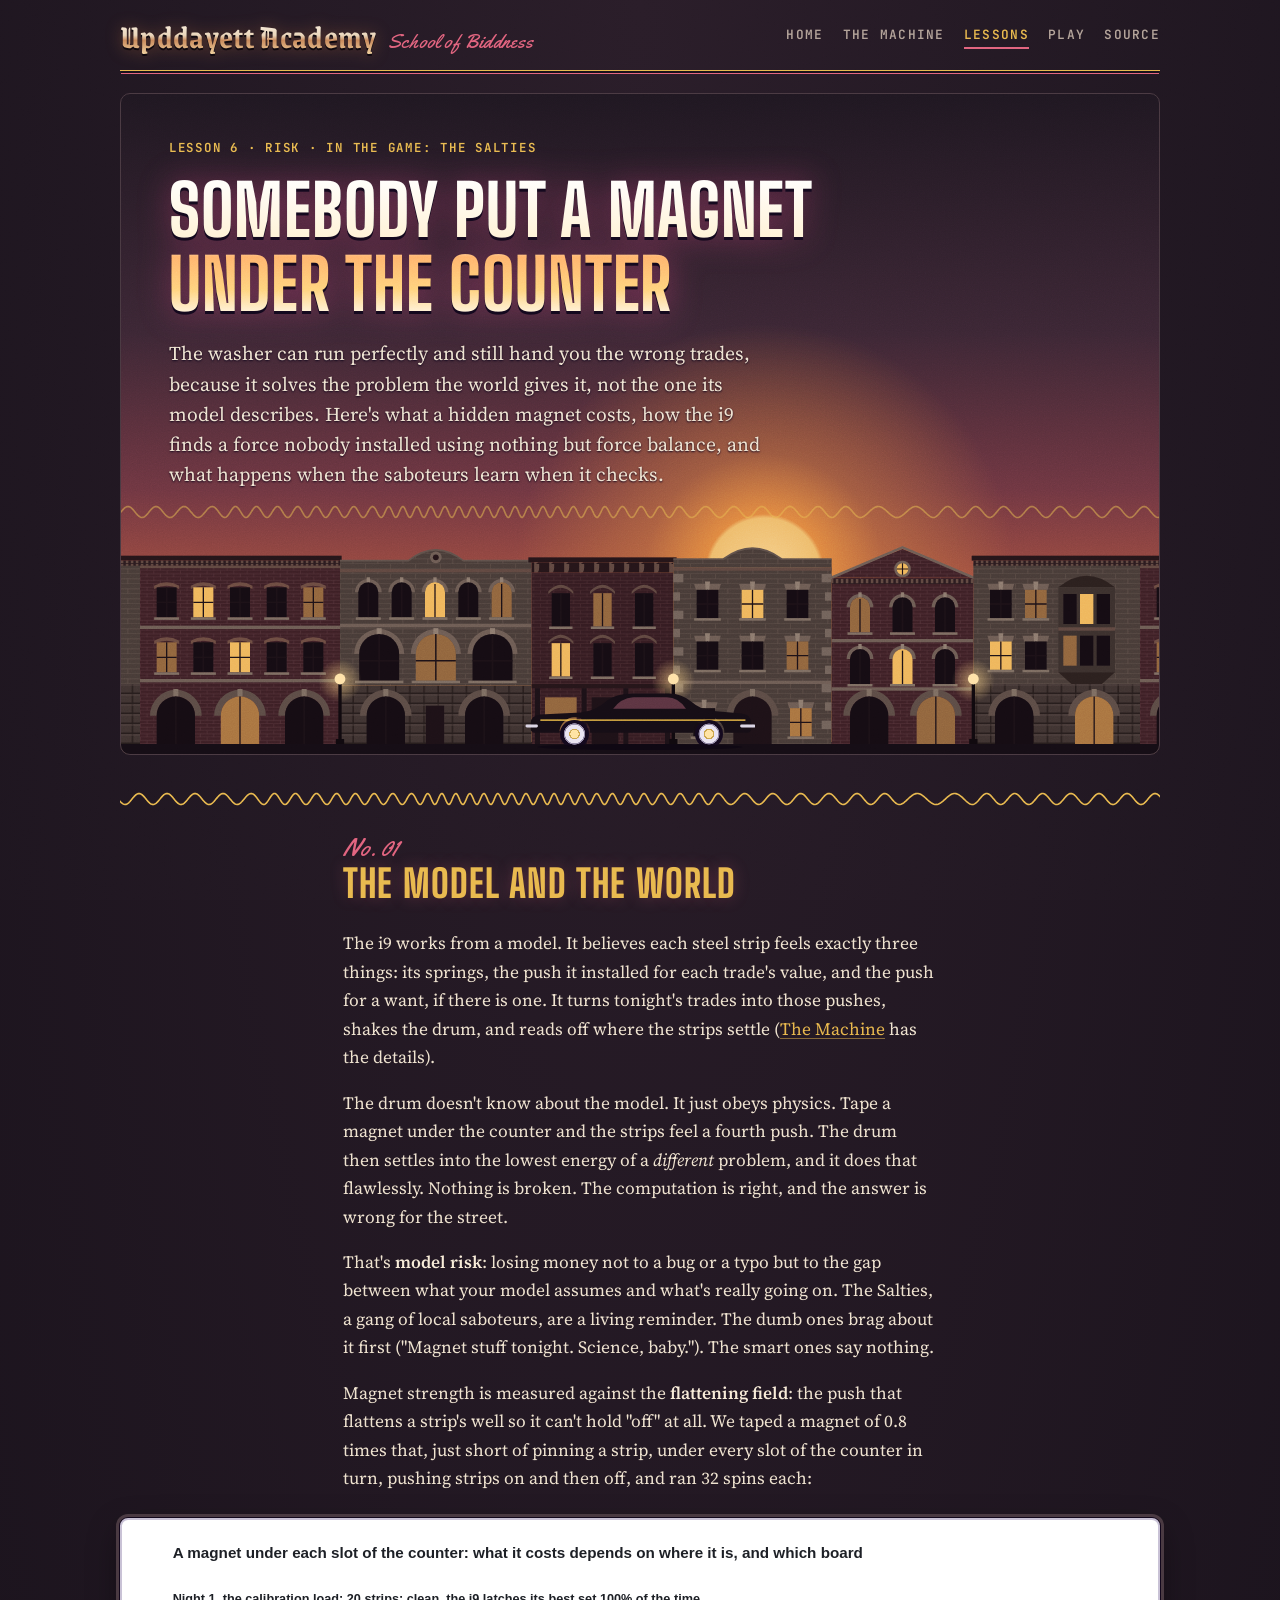
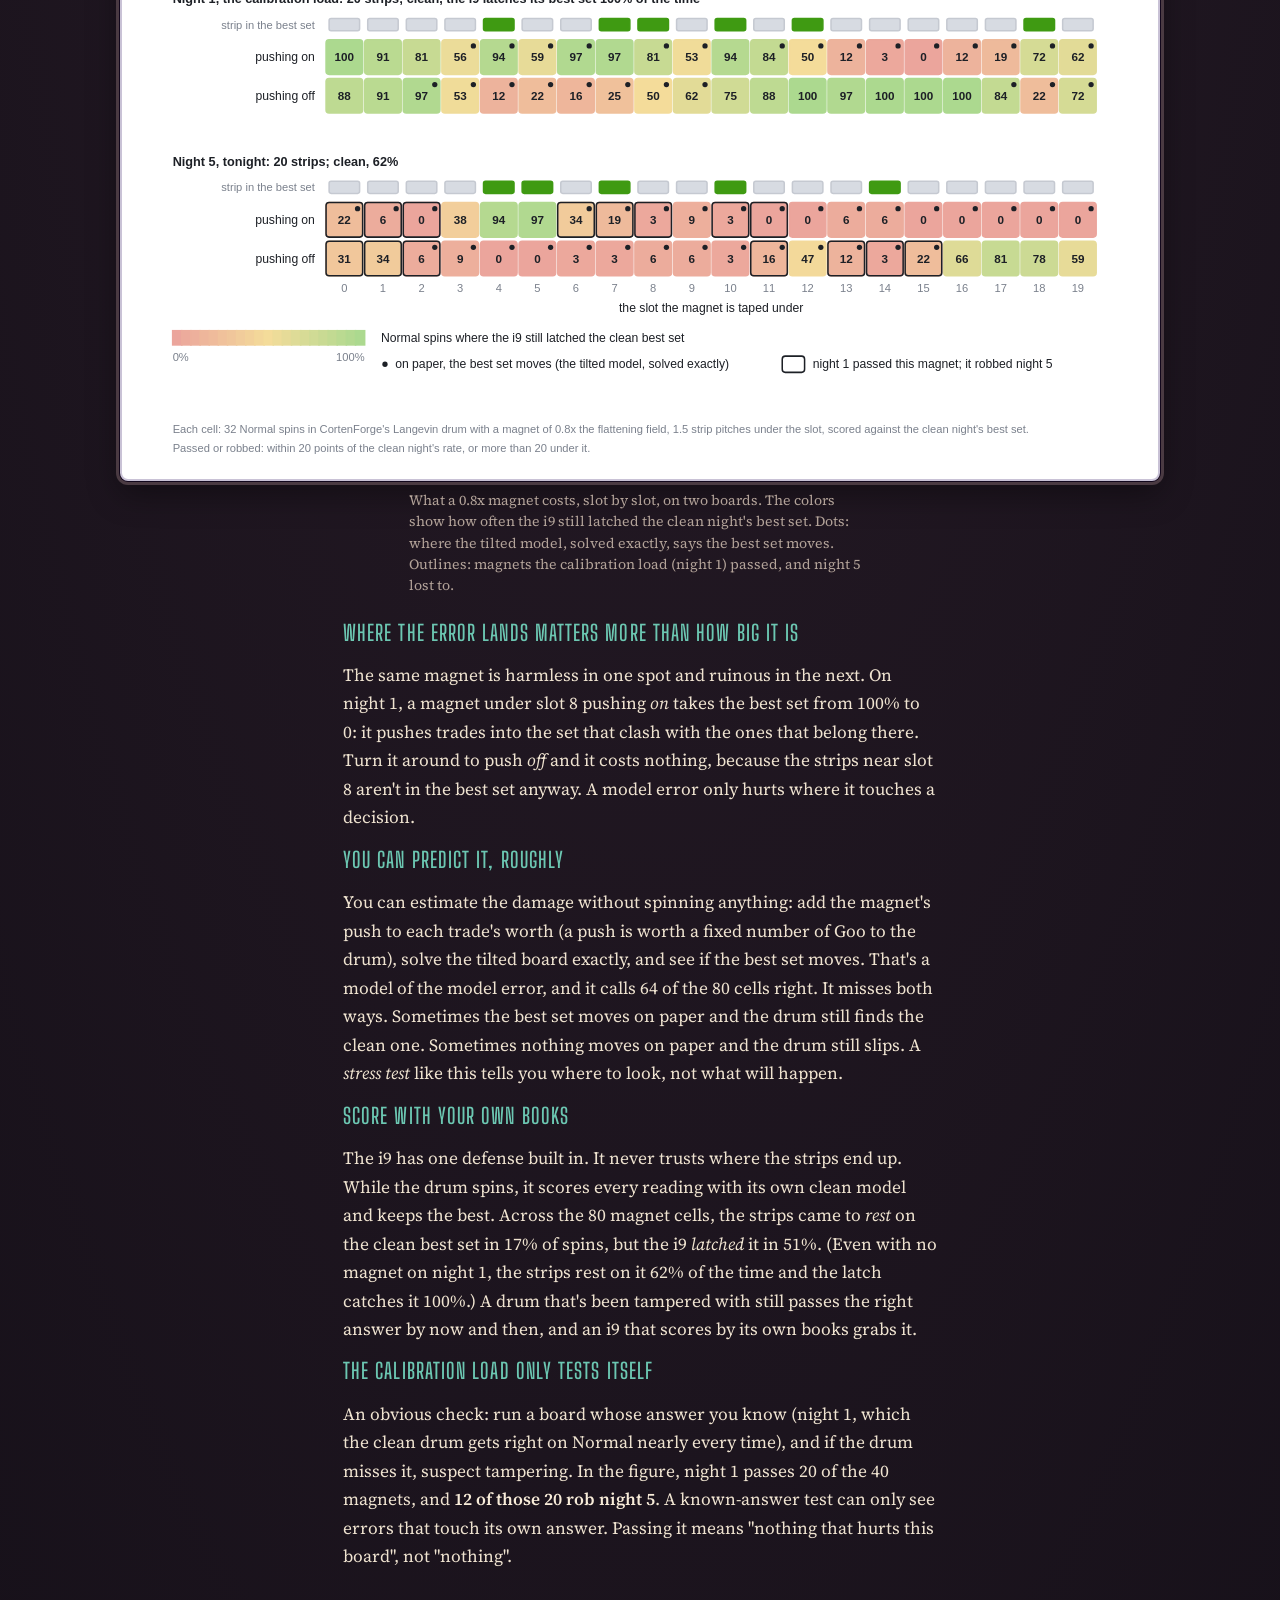
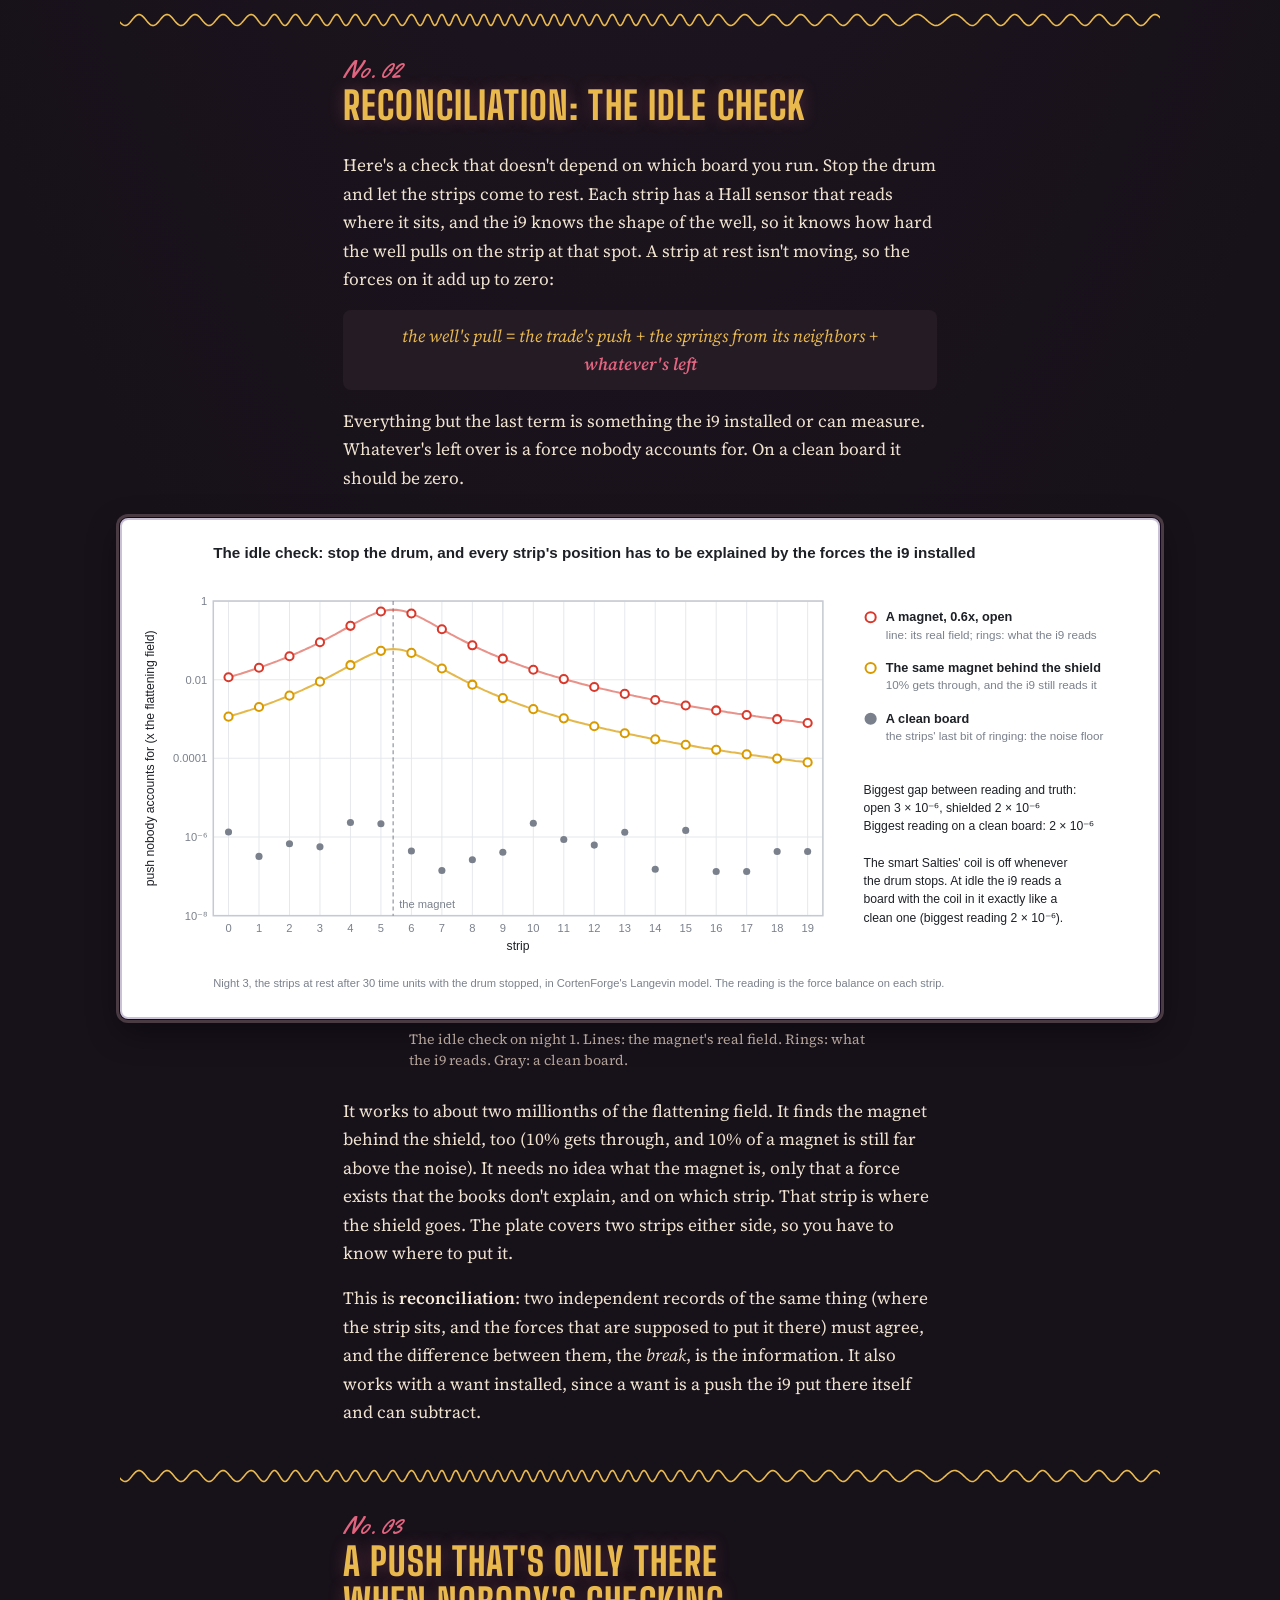
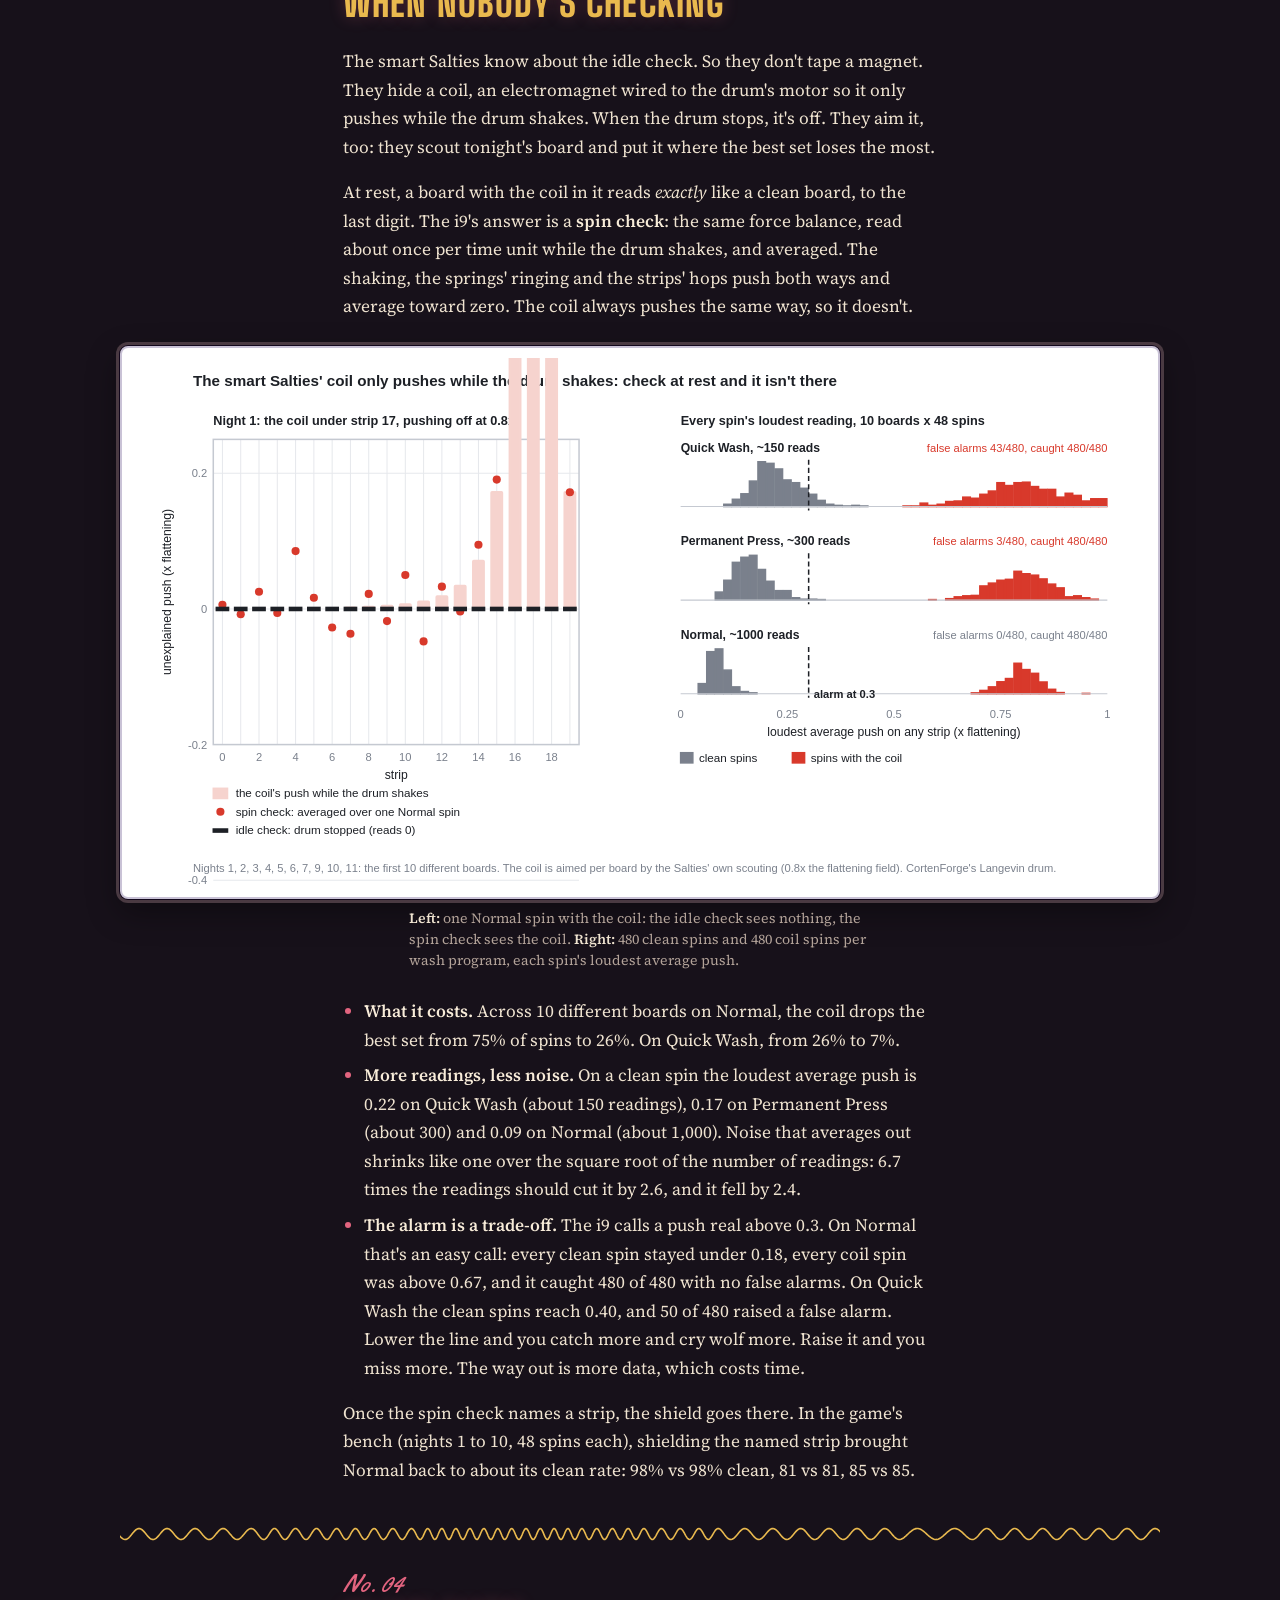
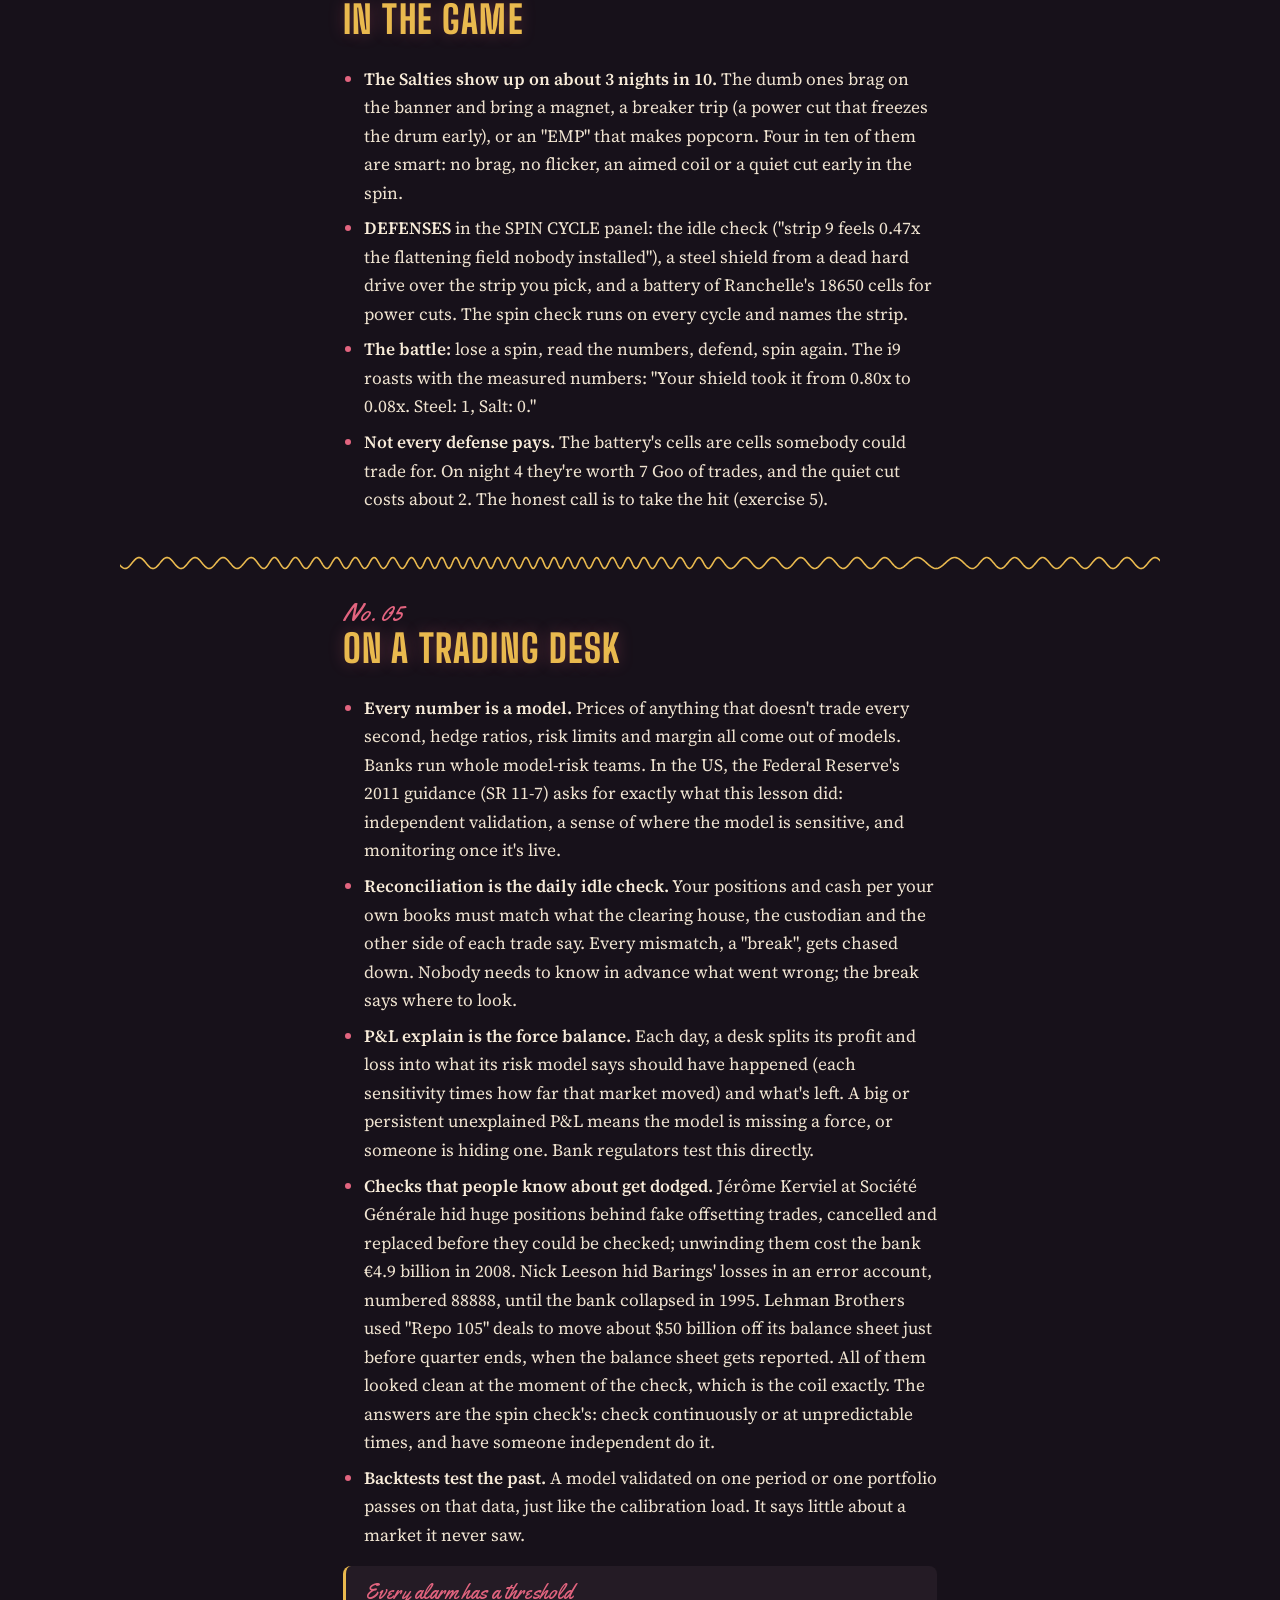
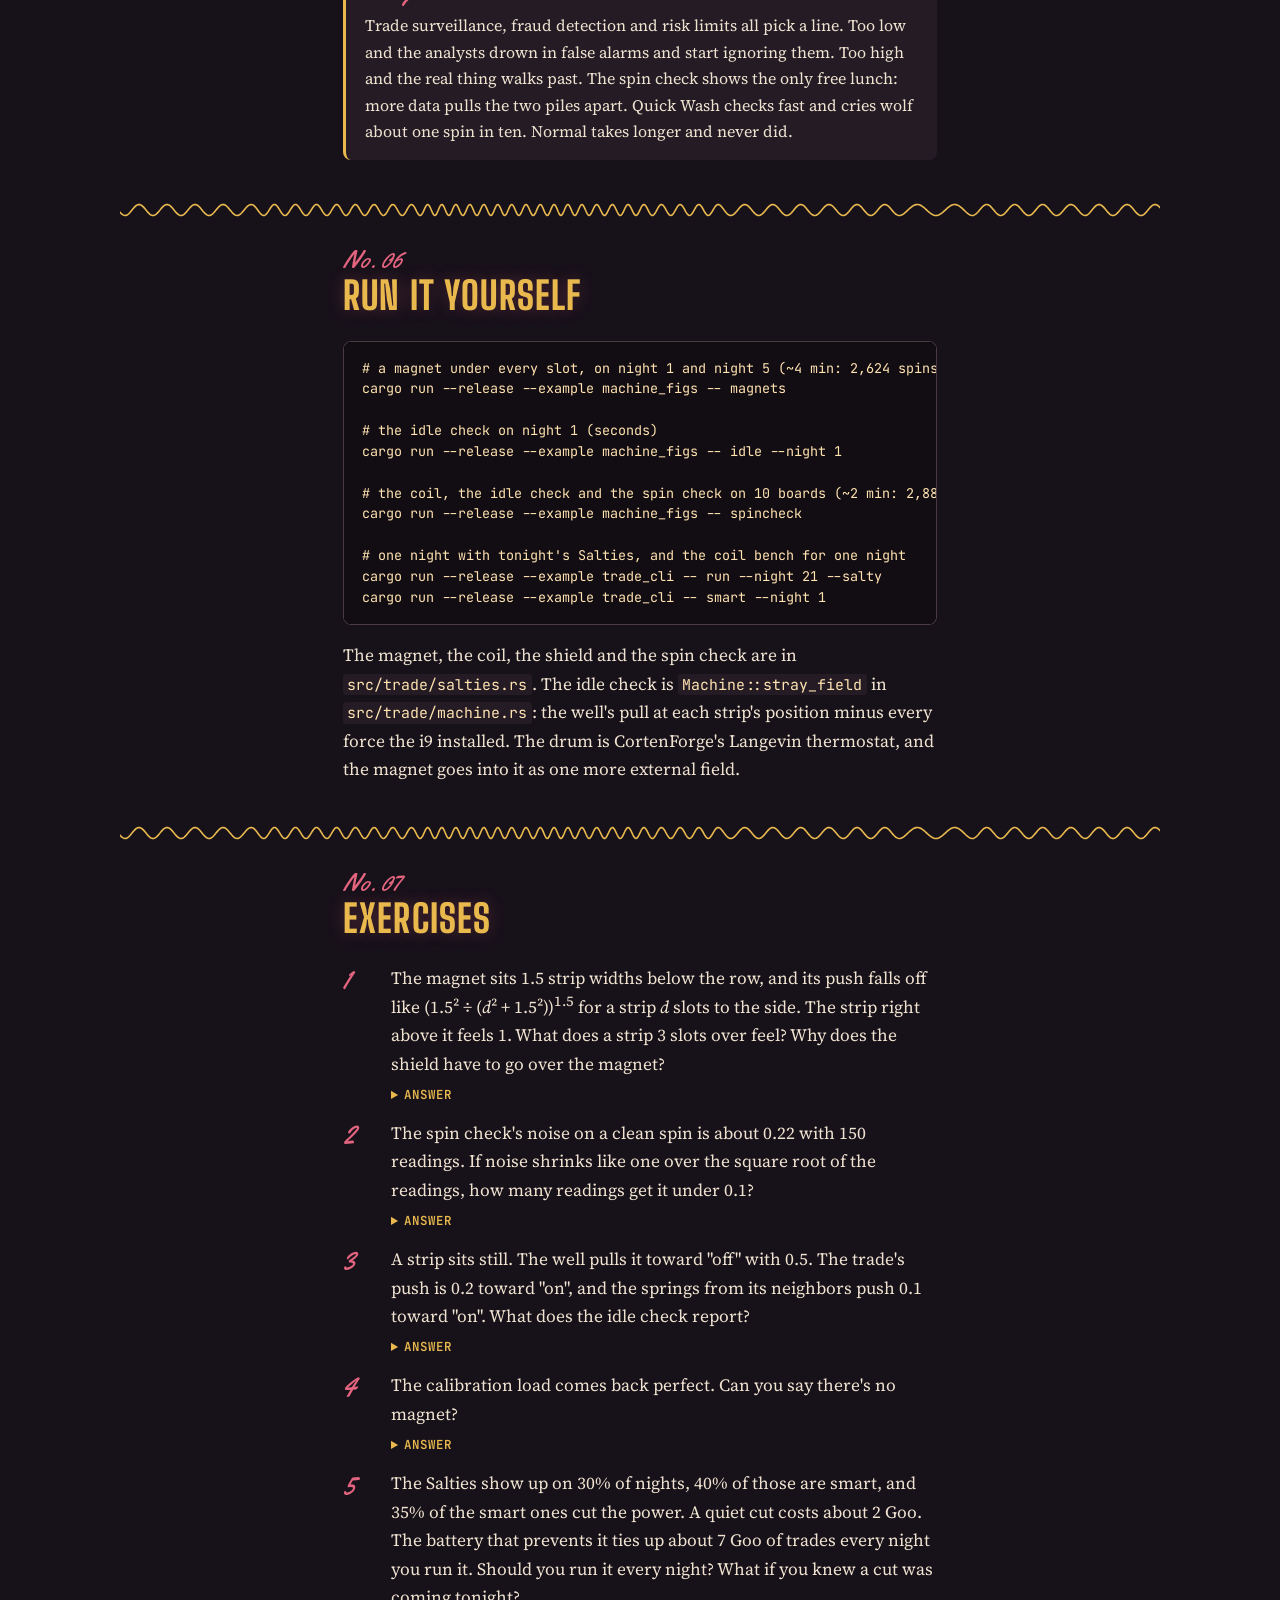
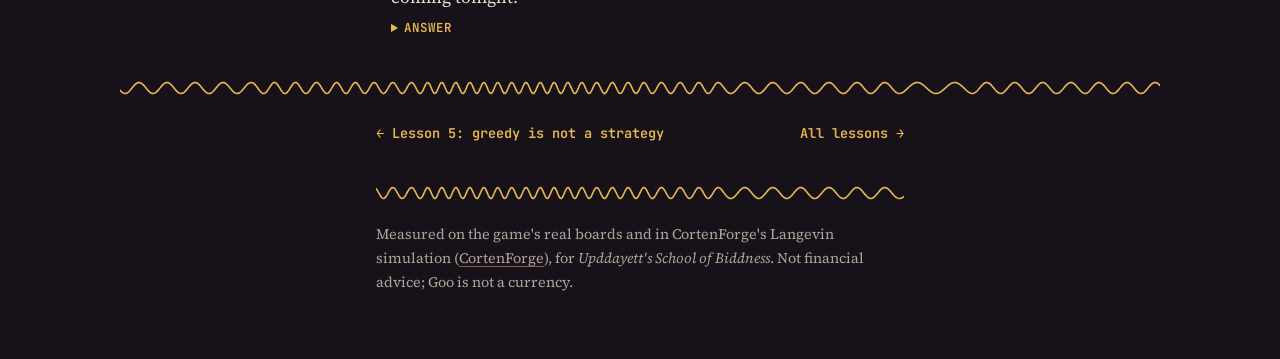
<file: site/lessons/model-risk/index.html>
<!doctype html>
<html lang="en">
<head>
<meta charset="utf-8">
<meta name="viewport" content="width=device-width, initial-scale=1, viewport-fit=cover">
<title>Magnet Under the Counter · Upddayett Academy</title>
<meta name="description" content="Lesson 6: model risk and reconciliation. A machine can compute flawlessly and still answer the wrong question if the world isn't the one its model describes. How the game finds a force nobody installed using nothing but force balance, and why a check people know about gets dodged.">
<meta property="og:title" content="Somebody Put a Magnet Under the Counter">
<meta property="og:description" content="Model risk and reconciliation, measured: a hidden magnet, the idle check that finds it, and the smart saboteurs' coil that only runs when nobody's checking.">
<meta property="og:image" content="https://youngmoolahbaby.github.io/UpddayettAcademy/img/spin-hot.jpg">
<link rel="icon" href="data:image/svg+xml,%3Csvg xmlns='http://www.w3.org/2000/svg' viewBox='0 0 32 32'%3E%3Crect width='32' height='32' rx='6' fill='%23a34a1f'/%3E%3Cpath d='M7 22c3-9 6-9 9 0s6 9 9 0' fill='none' stroke='%23fff' stroke-width='3'/%3E%3C/svg%3E">
<link rel="preconnect" href="https://fonts.googleapis.com">
<link rel="preconnect" href="https://fonts.gstatic.com" crossorigin>
<link rel="stylesheet" href="https://fonts.googleapis.com/css2?family=Big+Shoulders+Display:wght@600;800&family=Source+Serif+4:ital,opsz,wght@0,8..60,400;0,8..60,600;1,8..60,400&family=JetBrains+Mono:wght@400;600&family=Grenze+Gotisch:wght@600&family=Yellowtail&display=swap">
<link rel="stylesheet" href="../../assets/site.css?v=dev">
</head>
<body>
<div class="page">

<header class="site-head">
  <a class="wordmark" href="../../"><b>Upddayett Academy</b><span>School of Biddness</span></a>
  <nav class="nav" aria-label="Site">
    <a href="../../">Home</a>
    <a href="../../machine/">The Machine</a>
    <a href="../../#lessons" aria-current="page">Lessons</a>
    <a href="../../#play">Play</a>
    <a href="https://github.com/YoungMoolahBaby/UpddayettAcademy">Source</a>
  </nav>
</header>

<div class="hero col">
  <div class="street" aria-hidden="true"><span class="downtown"></span><span class="lowrider"><span class="body"></span><span class="wheel rear"></span><span class="wheel front"></span></span></div>
  <div class="eyebrow">Lesson 6 · Risk · In the game: the Salties</div>
  <h1>Somebody put a magnet under the counter</h1>
  <p class="lede">The washer can run perfectly and still hand you the wrong trades, because it solves the problem the world gives it, not the one its model describes. Here's what a hidden magnet costs, how the i9 finds a force nobody installed using nothing but force balance, and what happens when the saboteurs learn when it checks.</p>
</div>

<section>
  <div class="sec-head col"><span class="sec-num">01</span><h2>The model and the world</h2></div>
  <div class="col flow">
    <p>The i9 works from a model. It believes each steel strip feels exactly three things: its springs, the push it installed for each trade's value, and the push for a want, if there is one. It turns tonight's trades into those pushes, shakes the drum, and reads off where the strips settle (<a href="../../machine/">The Machine</a> has the details).</p>
    <p>The drum doesn't know about the model. It just obeys physics. Tape a magnet under the counter and the strips feel a fourth push. The drum then settles into the lowest energy of a <em>different</em> problem, and it does that flawlessly. Nothing is broken. The computation is right, and the answer is wrong for the street.</p>
    <p>That's <strong>model risk</strong>: losing money not to a bug or a typo but to the gap between what your model assumes and what's really going on. The Salties, a gang of local saboteurs, are a living reminder. The dumb ones brag about it first ("Magnet stuff tonight. Science, baby."). The smart ones say nothing.</p>
    <p>Magnet strength is measured against the <strong>flattening field</strong>: the push that flattens a strip's well so it can't hold "off" at all. We taped a magnet of 0.8 times that, just short of pinning a strip, under every slot of the counter in turn, pushing strips on and then off, and ran 32 spins each:</p>
  </div>
  <figure>
    <div class="plate wide"><img src="../../figs/lessons/magnets.svg" alt="Two grids of cells, one per board, with a column for each of 20 slots and rows for a magnet pushing strips on or off. Each cell shows how often the i9 still found the clean best set. On night 1 some cells stay near 100% while others fall to 0. On night 5 most cells are low, and 12 cells that night 1 passed are outlined." width="1000" height="530"></div>
    <figcaption>What a 0.8x magnet costs, slot by slot, on two boards. The colors show how often the i9 still latched the clean night's best set. Dots: where the tilted model, solved exactly, says the best set moves. Outlines: magnets the calibration load (night 1) passed, and night 5 lost to.</figcaption>
  </figure>
  <div class="col flow">
    <h3>Where the error lands matters more than how big it is</h3>
    <p>The same magnet is harmless in one spot and ruinous in the next. On night 1, a magnet under slot 8 pushing <em>on</em> takes the best set from 100% to 0: it pushes trades into the set that clash with the ones that belong there. Turn it around to push <em>off</em> and it costs nothing, because the strips near slot 8 aren't in the best set anyway. A model error only hurts where it touches a decision.</p>

    <h3>You can predict it, roughly</h3>
    <p>You can estimate the damage without spinning anything: add the magnet's push to each trade's worth (a push is worth a fixed number of Goo to the drum), solve the tilted board exactly, and see if the best set moves. That's a model of the model error, and it calls 64 of the 80 cells right. It misses both ways. Sometimes the best set moves on paper and the drum still finds the clean one. Sometimes nothing moves on paper and the drum still slips. A <em>stress test</em> like this tells you where to look, not what will happen.</p>

    <h3>Score with your own books</h3>
    <p>The i9 has one defense built in. It never trusts where the strips end up. While the drum spins, it scores every reading with its own clean model and keeps the best. Across the 80 magnet cells, the strips came to <em>rest</em> on the clean best set in 17% of spins, but the i9 <em>latched</em> it in 51%. (Even with no magnet on night 1, the strips rest on it 62% of the time and the latch catches it 100%.) A drum that's been tampered with still passes the right answer by now and then, and an i9 that scores by its own books grabs it.</p>

    <h3>The calibration load only tests itself</h3>
    <p>An obvious check: run a board whose answer you know (night 1, which the clean drum gets right on Normal nearly every time), and if the drum misses it, suspect tampering. In the figure, night 1 passes 20 of the 40 magnets, and <strong>12 of those 20 rob night 5</strong>. A known-answer test can only see errors that touch its own answer. Passing it means "nothing that hurts this board", not "nothing".</p>
  </div>
</section>

<section>
  <div class="sec-head col"><span class="sec-num">02</span><h2>Reconciliation: the idle check</h2></div>
  <div class="col flow">
    <p>Here's a check that doesn't depend on which board you run. Stop the drum and let the strips come to rest. Each strip has a Hall sensor that reads where it sits, and the i9 knows the shape of the well, so it knows how hard the well pulls on the strip at that spot. A strip at rest isn't moving, so the forces on it add up to zero:</p>
    <p class="eq">the well's pull = the trade's push + the springs from its neighbors + <em>whatever's left</em></p>
    <p>Everything but the last term is something the i9 installed or can measure. Whatever's left over is a force nobody accounts for. On a clean board it should be zero.</p>
  </div>
  <figure>
    <div class="plate wide"><img src="../../figs/lessons/idle.svg" alt="On a log scale, the push nobody accounts for on each of night 1's 17 strips. A 0.6x magnet near strip 5 makes a peak of about 0.5 falling off to under 0.01 at the ends, and the i9's readings sit exactly on the true field. Behind the shield the curve is 10 times lower and still read exactly. A clean board reads below one millionth everywhere." width="1000" height="470"></div>
    <figcaption>The idle check on night 1. Lines: the magnet's real field. Rings: what the i9 reads. Gray: a clean board.</figcaption>
  </figure>
  <div class="col flow">
    <p>It works to about two millionths of the flattening field. It finds the magnet behind the shield, too (10% gets through, and 10% of a magnet is still far above the noise). It needs no idea what the magnet is, only that a force exists that the books don't explain, and on which strip. That strip is where the shield goes. The plate covers two strips either side, so you have to know where to put it.</p>
    <p>This is <strong>reconciliation</strong>: two independent records of the same thing (where the strip sits, and the forces that are supposed to put it there) must agree, and the difference between them, the <em>break</em>, is the information. It also works with a want installed, since a want is a push the i9 put there itself and can subtract.</p>
  </div>
</section>

<section>
  <div class="sec-head col"><span class="sec-num">03</span><h2>A push that's only there when nobody's checking</h2></div>
  <div class="col flow">
    <p>The smart Salties know about the idle check. So they don't tape a magnet. They hide a coil, an electromagnet wired to the drum's motor so it only pushes while the drum shakes. When the drum stops, it's off. They aim it, too: they scout tonight's board and put it where the best set loses the most.</p>
    <p>At rest, a board with the coil in it reads <em>exactly</em> like a clean board, to the last digit. The i9's answer is a <strong>spin check</strong>: the same force balance, read about once per time unit while the drum shakes, and averaged. The shaking, the springs' ringing and the strips' hops push both ways and average toward zero. The coil always pushes the same way, so it doesn't.</p>
  </div>
  <figure>
    <div class="plate wide"><img src="../../figs/lessons/spincheck.svg" alt="Left: on night 1 the coil pushes strips 9 to 15 off, up to 0.8x at strip 12; the idle check reads zero on every strip, and the spin check's averages land on the coil's push. Right: histograms of each spin's loudest reading for clean spins and coil spins, for Quick Wash, Permanent Press and Normal. The clean spins spread out to 0.4 on Quick Wash and stay under 0.2 on Normal; the coil spins sit between 0.5 and 1. A dashed alarm line at 0.3." width="1000" height="520"></div>
    <figcaption><b>Left:</b> one Normal spin with the coil: the idle check sees nothing, the spin check sees the coil. <b>Right:</b> 480 clean spins and 480 coil spins per wash program, each spin's loudest average push.</figcaption>
  </figure>
  <div class="col flow">
    <ul>
      <li><strong>What it costs.</strong> Across 10 different boards on Normal, the coil drops the best set from 75% of spins to 26%. On Quick Wash, from 26% to 7%.</li>
      <li><strong>More readings, less noise.</strong> On a clean spin the loudest average push is 0.22 on Quick Wash (about 150 readings), 0.17 on Permanent Press (about 300) and 0.09 on Normal (about 1,000). Noise that averages out shrinks like one over the square root of the number of readings: 6.7 times the readings should cut it by 2.6, and it fell by 2.4.</li>
      <li><strong>The alarm is a trade-off.</strong> The i9 calls a push real above 0.3. On Normal that's an easy call: every clean spin stayed under 0.18, every coil spin was above 0.67, and it caught 480 of 480 with no false alarms. On Quick Wash the clean spins reach 0.40, and 50 of 480 raised a false alarm. Lower the line and you catch more and cry wolf more. Raise it and you miss more. The way out is more data, which costs time.</li>
    </ul>
    <p>Once the spin check names a strip, the shield goes there. In the game's bench (nights 1 to 10, 48 spins each), shielding the named strip brought Normal back to about its clean rate: 98% vs 98% clean, 81 vs 81, 85 vs 85.</p>
  </div>
</section>

<section>
  <div class="sec-head col"><span class="sec-num">04</span><h2>In the game</h2></div>
  <div class="col flow">
    <ul>
      <li><strong>The Salties show up on about 3 nights in 10.</strong> The dumb ones brag on the banner and bring a magnet, a breaker trip (a power cut that freezes the drum early), or an "EMP" that makes popcorn. Four in ten of them are smart: no brag, no flicker, an aimed coil or a quiet cut early in the spin.</li>
      <li><strong>DEFENSES</strong> in the SPIN CYCLE panel: the idle check ("strip 9 feels 0.47x the flattening field nobody installed"), a steel shield from a dead hard drive over the strip you pick, and a battery of Ranchelle's 18650 cells for power cuts. The spin check runs on every cycle and names the strip.</li>
      <li><strong>The battle:</strong> lose a spin, read the numbers, defend, spin again. The i9 roasts with the measured numbers: "Your shield took it from 0.80x to 0.08x. Steel: 1, Salt: 0."</li>
      <li><strong>Not every defense pays.</strong> The battery's cells are cells somebody could trade for. On night 4 they're worth 7 Goo of trades, and the quiet cut costs about 2. The honest call is to take the hit (exercise 5).</li>
    </ul>
  </div>
</section>

<section>
  <div class="sec-head col"><span class="sec-num">05</span><h2>On a trading desk</h2></div>
  <div class="col flow">
    <ul>
      <li><strong>Every number is a model.</strong> Prices of anything that doesn't trade every second, hedge ratios, risk limits and margin all come out of models. Banks run whole model-risk teams. In the US, the Federal Reserve's 2011 guidance (SR 11-7) asks for exactly what this lesson did: independent validation, a sense of where the model is sensitive, and monitoring once it's live.</li>
      <li><strong>Reconciliation is the daily idle check.</strong> Your positions and cash per your own books must match what the clearing house, the custodian and the other side of each trade say. Every mismatch, a "break", gets chased down. Nobody needs to know in advance what went wrong; the break says where to look.</li>
      <li><strong>P&amp;L explain is the force balance.</strong> Each day, a desk splits its profit and loss into what its risk model says should have happened (each sensitivity times how far that market moved) and what's left. A big or persistent unexplained P&amp;L means the model is missing a force, or someone is hiding one. Bank regulators test this directly.</li>
      <li><strong>Checks that people know about get dodged.</strong> Jérôme Kerviel at Société Générale hid huge positions behind fake offsetting trades, cancelled and replaced before they could be checked; unwinding them cost the bank €4.9 billion in 2008. Nick Leeson hid Barings' losses in an error account, numbered 88888, until the bank collapsed in 1995. Lehman Brothers used "Repo 105" deals to move about $50 billion off its balance sheet just before quarter ends, when the balance sheet gets reported. All of them looked clean at the moment of the check, which is the coil exactly. The answers are the spin check's: check continuously or at unpredictable times, and have someone independent do it.</li>
      <li><strong>Backtests test the past.</strong> A model validated on one period or one portfolio passes on that data, just like the calibration load. It says little about a market it never saw.</li>
    </ul>
    <div class="aside">
      <span class="label">Every alarm has a threshold</span>
      <p>Trade surveillance, fraud detection and risk limits all pick a line. Too low and the analysts drown in false alarms and start ignoring them. Too high and the real thing walks past. The spin check shows the only free lunch: more data pulls the two piles apart. Quick Wash checks fast and cries wolf about one spin in ten. Normal takes longer and never did.</p>
    </div>
  </div>
</section>

<section>
  <div class="sec-head col"><span class="sec-num">06</span><h2>Run it yourself</h2></div>
  <div class="col flow">
<pre><code># a magnet under every slot, on night 1 and night 5 (~4 min: 2,624 spins)
cargo run --release --example machine_figs -- magnets

# the idle check on night 1 (seconds)
cargo run --release --example machine_figs -- idle --night 1

# the coil, the idle check and the spin check on 10 boards (~2 min: 2,880 spins)
cargo run --release --example machine_figs -- spincheck

# one night with tonight's Salties, and the coil bench for one night
cargo run --release --example trade_cli -- run --night 21 --salty
cargo run --release --example trade_cli -- smart --night 1</code></pre>
    <p>The magnet, the coil, the shield and the spin check are in <code>src/trade/salties.rs</code>. The idle check is <code>Machine::stray_field</code> in <code>src/trade/machine.rs</code>: the well's pull at each strip's position minus every force the i9 installed. The drum is CortenForge's Langevin thermostat, and the magnet goes into it as one more external field.</p>
  </div>
</section>

<section>
  <div class="sec-head col"><span class="sec-num">07</span><h2>Exercises</h2></div>
  <div class="col">
    <ol class="exercises">
      <li><div><p>The magnet sits 1.5 strip widths below the row, and its push falls off like (1.5² ÷ (<em>d</em>² + 1.5²))<sup>1.5</sup> for a strip <em>d</em> slots to the side. The strip right above it feels 1. What does a strip 3 slots over feel? Why does the shield have to go over the magnet?</p>
        <details><summary>Answer</summary><p>(2.25 ÷ 11.25)<sup>1.5</sup> = 0.2<sup>1.5</sup> ≈ 0.09, about 9%. The field is concentrated right over the magnet, so a plate a few slots away covers almost none of it. You have to find the magnet first.</p></details></div></li>
      <li><div><p>The spin check's noise on a clean spin is about 0.22 with 150 readings. If noise shrinks like one over the square root of the readings, how many readings get it under 0.1?</p>
        <details><summary>Answer</summary><p>(0.22 ÷ 0.1)² × 150 ≈ 730 readings. Normal takes about 1,000 and measured 0.09.</p></details></div></li>
      <li><div><p>A strip sits still. The well pulls it toward "off" with 0.5. The trade's push is 0.2 toward "on", and the springs from its neighbors push 0.1 toward "on". What does the idle check report?</p>
        <details><summary>Answer</summary><p>The known forces add to 0.2 + 0.1 − 0.5 = −0.2, toward "off". The strip isn't moving, so something else pushes 0.2 toward "on". That's the reading: an unexplained 0.2 toward "on" on this strip.</p></details></div></li>
      <li><div><p>The calibration load comes back perfect. Can you say there's no magnet?</p>
        <details><summary>Answer</summary><p>No. You can say there's no magnet that hurts the calibration board. A magnet pushing off under strips night 1 doesn't use passes every time. In our map, 12 of the 20 magnets night 1 passed cost night 5 its best set. A test can only rule out what it can see.</p></details></div></li>
      <li><div><p>The Salties show up on 30% of nights, 40% of those are smart, and 35% of the smart ones cut the power. A quiet cut costs about 2 Goo. The battery that prevents it ties up about 7 Goo of trades every night you run it. Should you run it every night? What if you knew a cut was coming tonight?</p>
        <details><summary>Answer</summary><p>A quiet cut comes on 0.3 × 0.4 × 0.35 ≈ 4% of nights, so it costs about 0.04 × 2 ≈ 0.08 Goo a night on average. The battery costs 7. Even on a night you <em>know</em> the cut is coming, 2 is less than 7: take the hit. Insurance that costs more than the loss isn't protection, it's a worse loss.</p></details></div></li>
    </ol>
  </div>
</section>

<section>
  <div class="col lesson-nav">
    <a href="../optimization/">← Lesson 5: greedy is not a strategy</a>
    <a href="../../#lessons">All lessons →</a>
  </div>
</section>

<footer class="col">
  <p>Measured on the game's real boards and in CortenForge's Langevin simulation (<a href="https://crates.io/crates/cortenforge">CortenForge</a>), for <em>Upddayett's School of Biddness</em>. Not financial advice; Goo is not a currency.</p>
</footer>

</div>
</body>
</html>
</file>
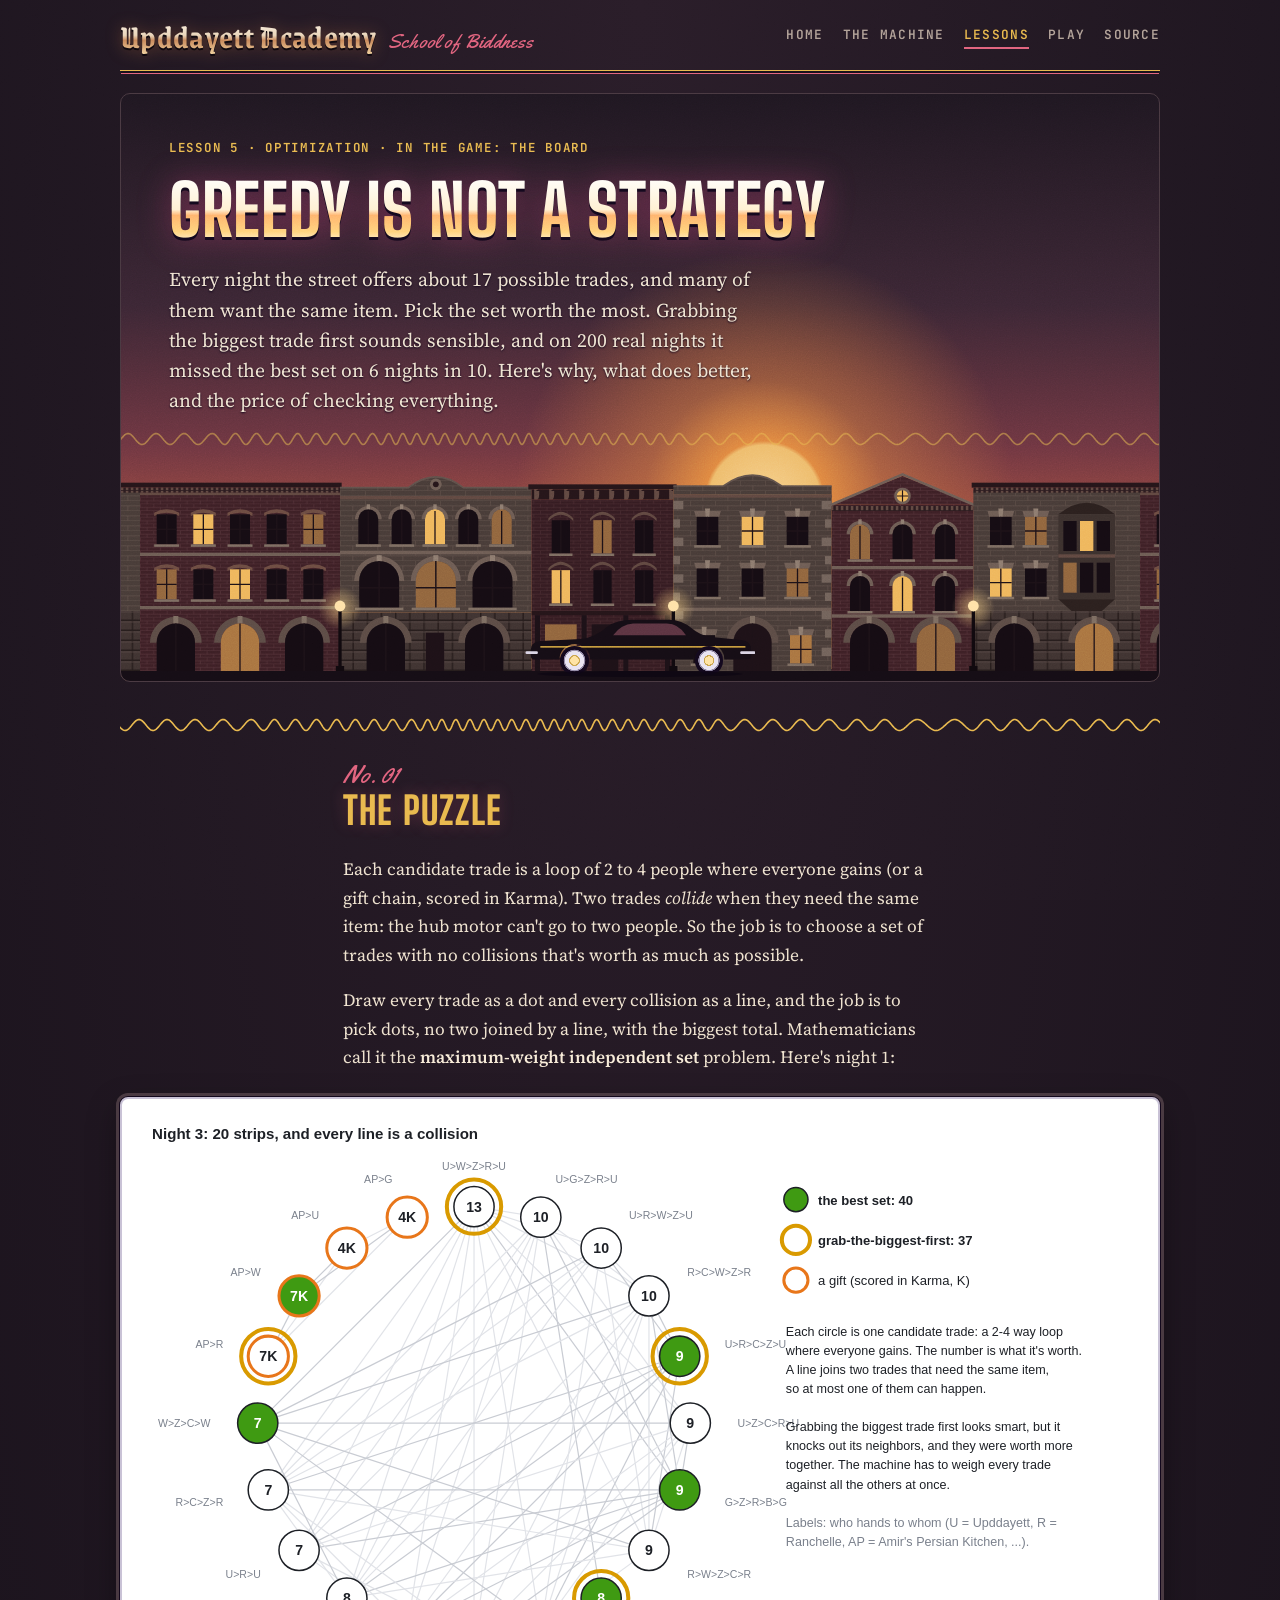
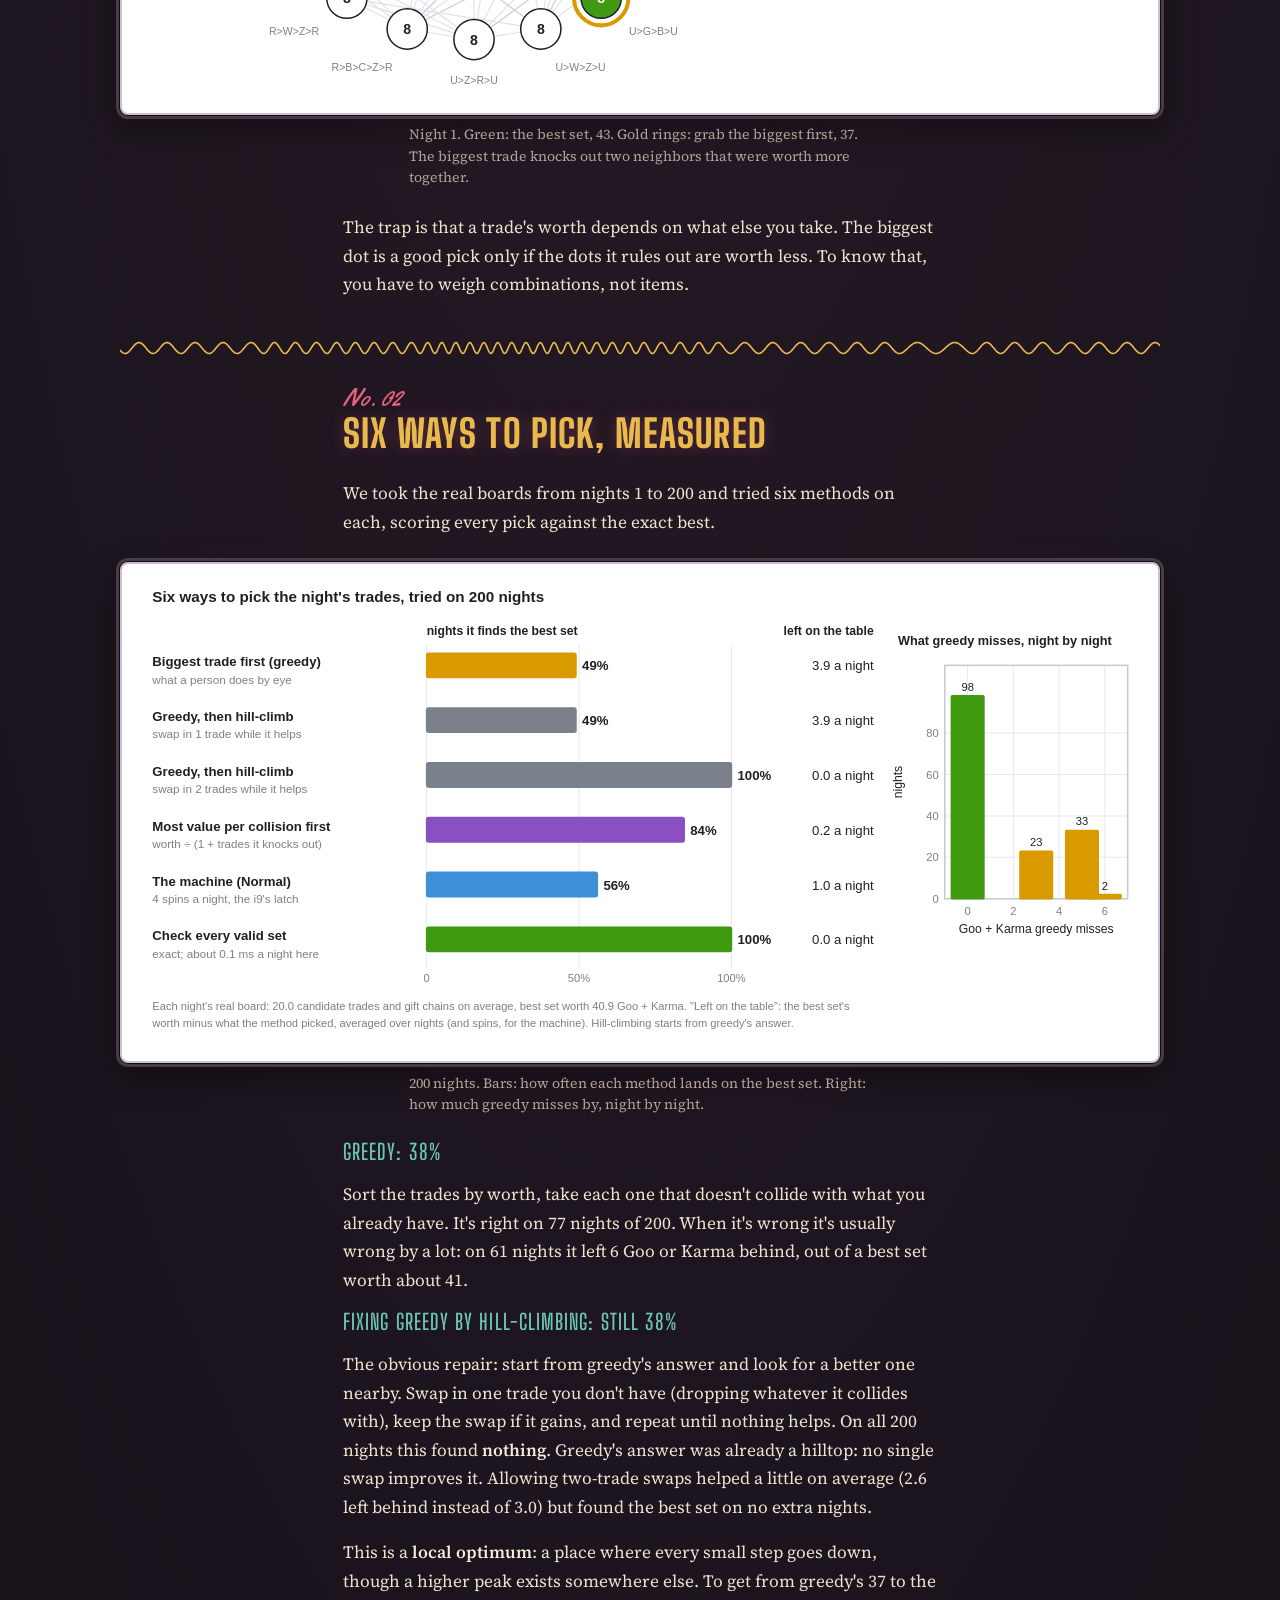
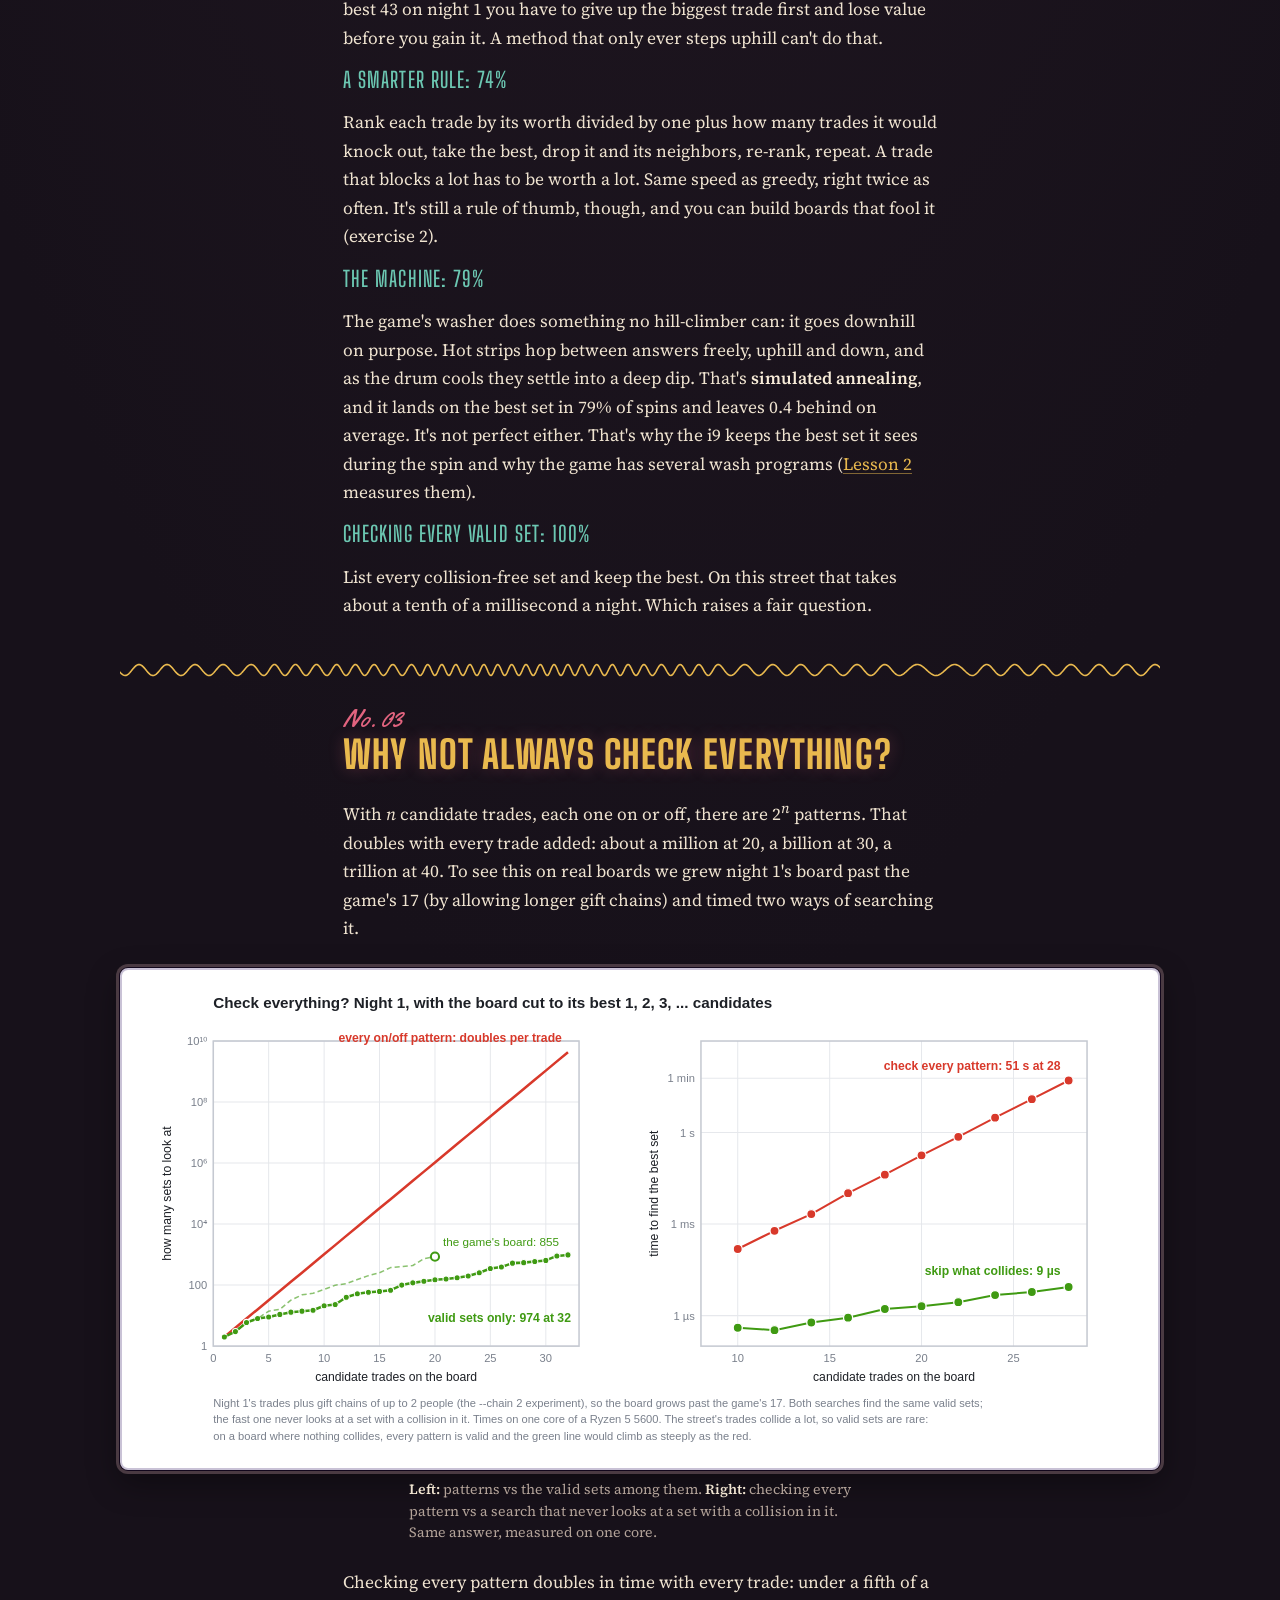
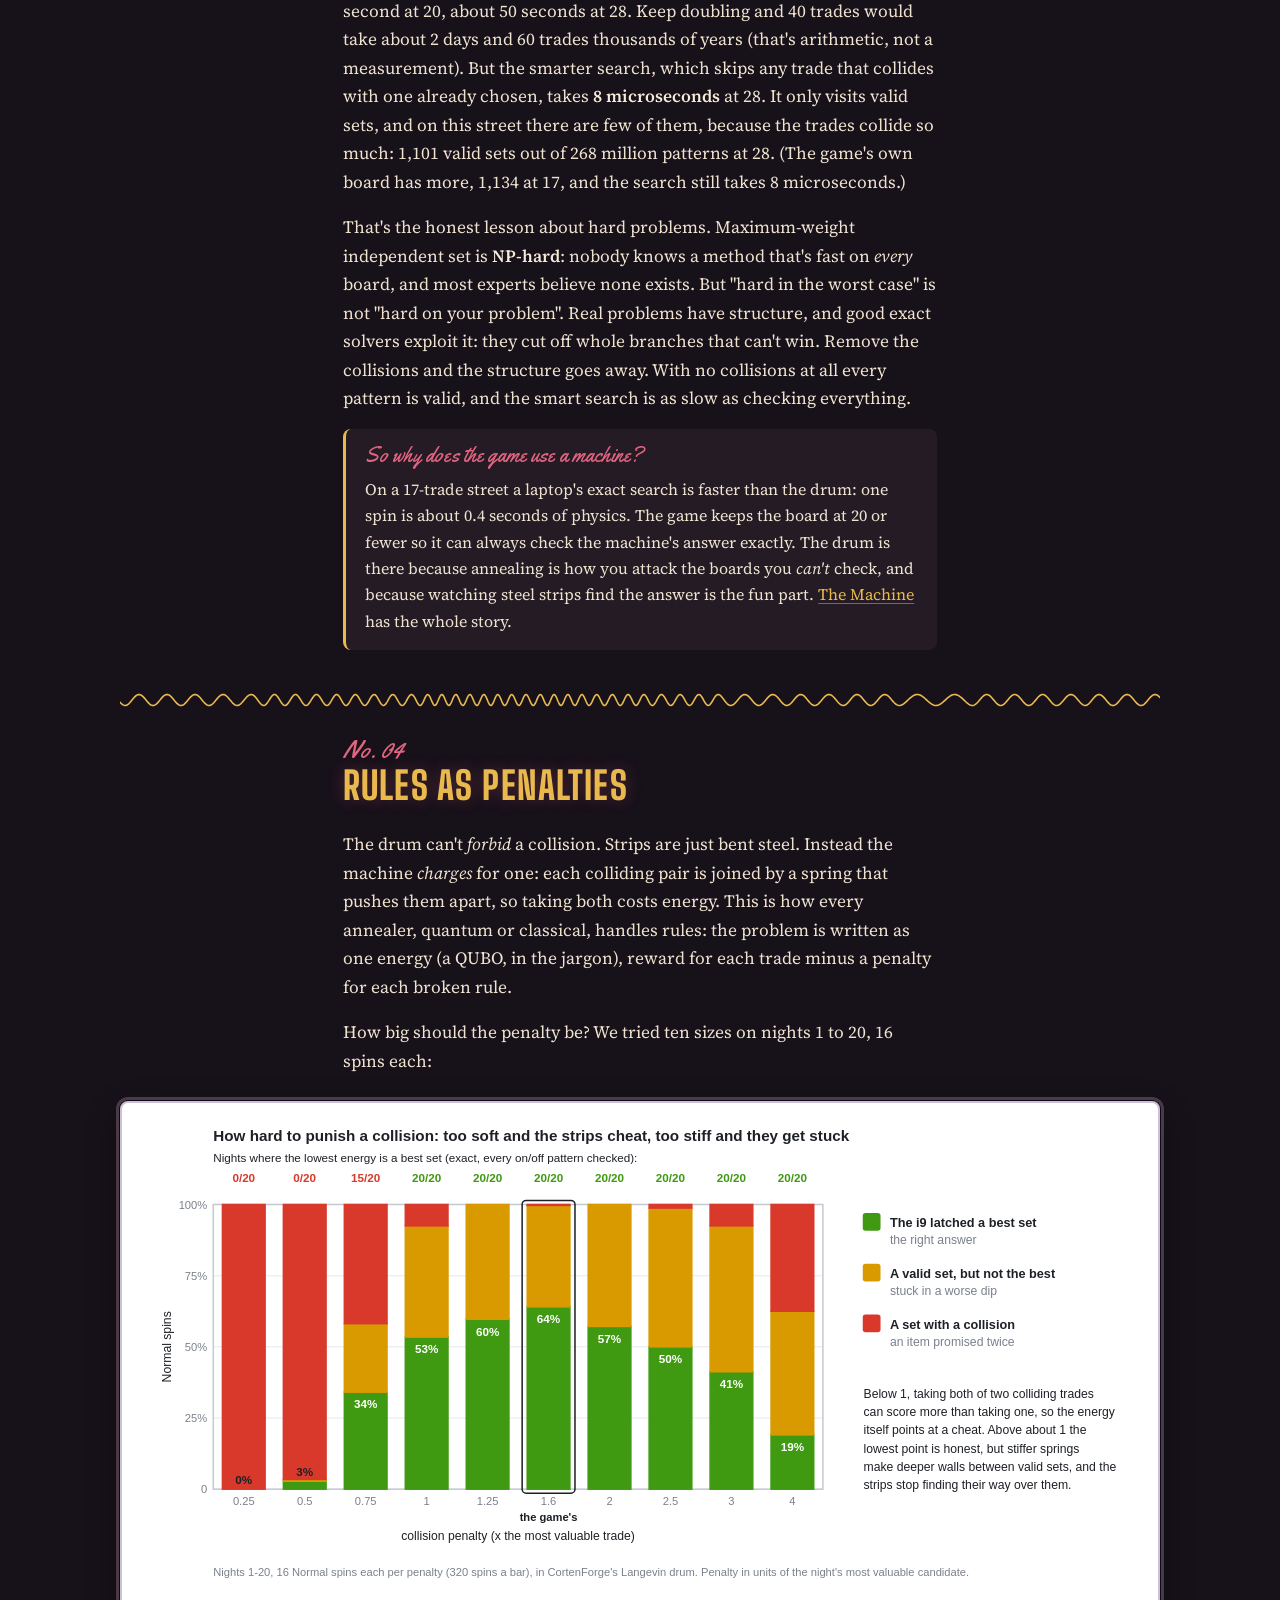
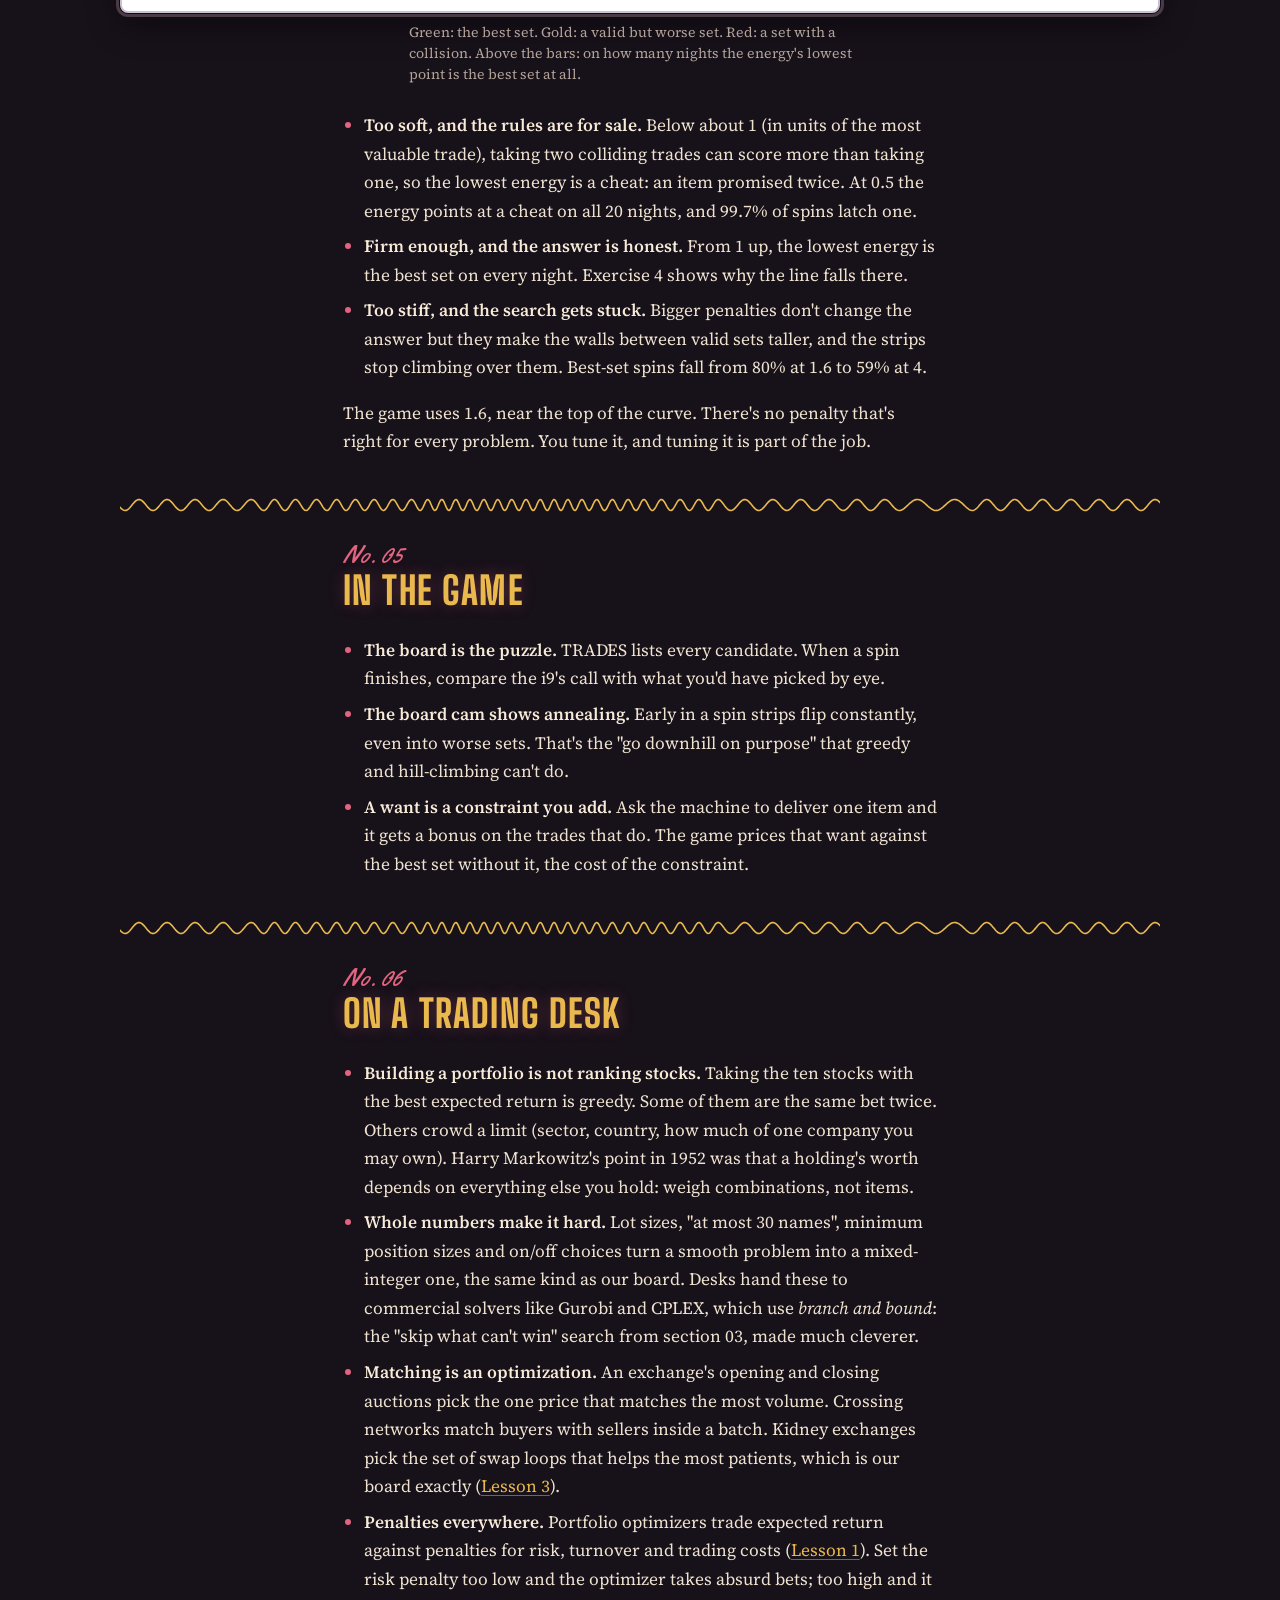
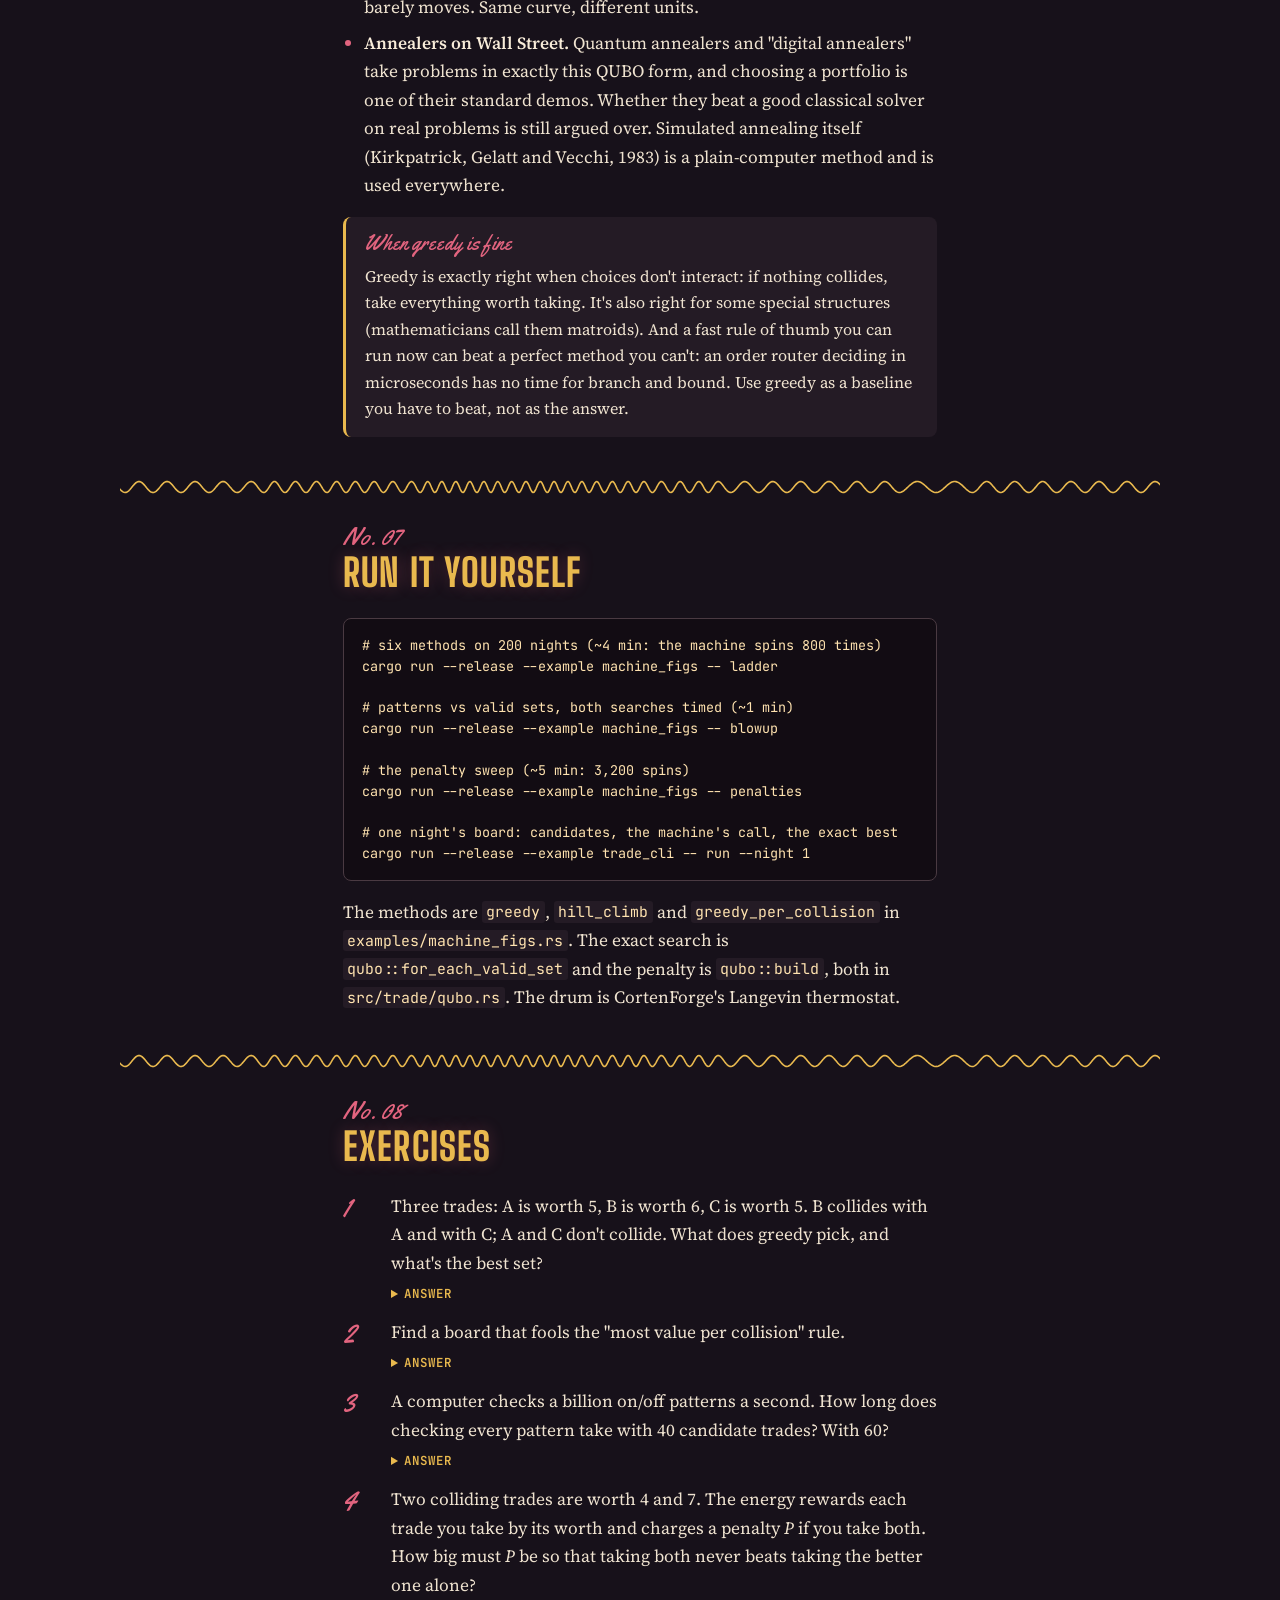
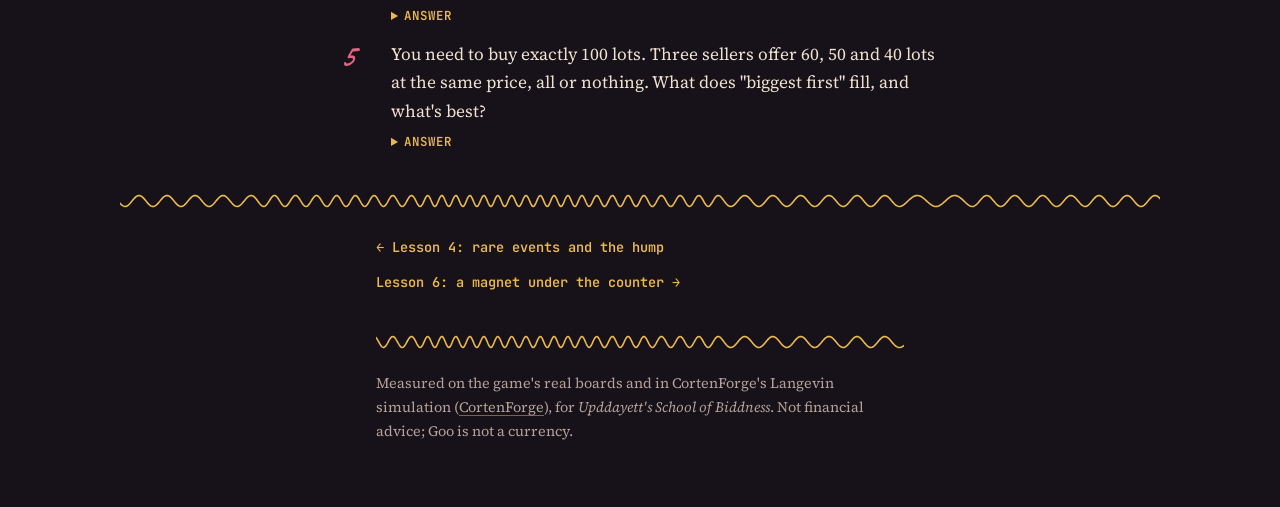
<file: site/lessons/optimization/index.html>
<!doctype html>
<html lang="en">
<head>
<meta charset="utf-8">
<meta name="viewport" content="width=device-width, initial-scale=1, viewport-fit=cover">
<title>Greedy Is Not a Strategy · Upddayett Academy</title>
<meta name="description" content="Lesson 5: optimization under constraints. Grabbing the biggest trade first misses the best set on 6 nights in 10. Six methods measured on 200 real boards, why checking everything blows up (and when it doesn't), and how hard to punish a broken rule.">
<meta property="og:title" content="Greedy Is Not a Strategy">
<meta property="og:description" content="Picking the best set of trades under constraints: greedy, hill-climbing, annealing and exact search, measured on 200 real boards.">
<meta property="og:image" content="https://youngmoolahbaby.github.io/UpddayettAcademy/img/spin-hot.jpg">
<link rel="icon" href="data:image/svg+xml,%3Csvg xmlns='http://www.w3.org/2000/svg' viewBox='0 0 32 32'%3E%3Crect width='32' height='32' rx='6' fill='%23a34a1f'/%3E%3Cpath d='M7 22c3-9 6-9 9 0s6 9 9 0' fill='none' stroke='%23fff' stroke-width='3'/%3E%3C/svg%3E">
<link rel="preconnect" href="https://fonts.googleapis.com">
<link rel="preconnect" href="https://fonts.gstatic.com" crossorigin>
<link rel="stylesheet" href="https://fonts.googleapis.com/css2?family=Big+Shoulders+Display:wght@600;800&family=Source+Serif+4:ital,opsz,wght@0,8..60,400;0,8..60,600;1,8..60,400&family=JetBrains+Mono:wght@400;600&family=Grenze+Gotisch:wght@600&family=Yellowtail&display=swap">
<link rel="stylesheet" href="../../assets/site.css?v=dev">
</head>
<body>
<div class="page">

<header class="site-head">
  <a class="wordmark" href="../../"><b>Upddayett Academy</b><span>School of Biddness</span></a>
  <nav class="nav" aria-label="Site">
    <a href="../../">Home</a>
    <a href="../../machine/">The Machine</a>
    <a href="../../#lessons" aria-current="page">Lessons</a>
    <a href="../../#play">Play</a>
    <a href="https://github.com/YoungMoolahBaby/UpddayettAcademy">Source</a>
  </nav>
</header>

<div class="hero col">
  <div class="street" aria-hidden="true"><span class="downtown"></span><span class="lowrider"><span class="body"></span><span class="wheel rear"></span><span class="wheel front"></span></span></div>
  <div class="eyebrow">Lesson 5 · Optimization · In the game: the board</div>
  <h1>Greedy is not a strategy</h1>
  <p class="lede">Every night the street offers about 17 possible trades, and many of them want the same item. Pick the set worth the most. Grabbing the biggest trade first sounds sensible, and on 200 real nights it missed the best set on 6 nights in 10. Here's why, what does better, and the price of checking everything.</p>
</div>

<section>
  <div class="sec-head col"><span class="sec-num">01</span><h2>The puzzle</h2></div>
  <div class="col flow">
    <p>Each candidate trade is a loop of 2 to 4 people where everyone gains (or a gift chain, scored in Karma). Two trades <em>collide</em> when they need the same item: the hub motor can't go to two people. So the job is to choose a set of trades with no collisions that's worth as much as possible.</p>
    <p>Draw every trade as a dot and every collision as a line, and the job is to pick dots, no two joined by a line, with the biggest total. Mathematicians call it the <strong>maximum-weight independent set</strong> problem. Here's night 1:</p>
  </div>
  <figure>
    <div class="plate wide"><img src="../../figs/machine/board.svg" alt="Night 1's 17 candidate trades on a circle, with lines joining trades that collide. The best set, worth 43, is filled green; the set greedy picks, worth 37, is ringed gold." width="1010" height="590"></div>
    <figcaption>Night 1. Green: the best set, 43. Gold rings: grab the biggest first, 37. The biggest trade knocks out two neighbors that were worth more together.</figcaption>
  </figure>
  <div class="col flow">
    <p>The trap is that a trade's worth depends on what else you take. The biggest dot is a good pick only if the dots it rules out are worth less. To know that, you have to weigh combinations, not items.</p>
  </div>
</section>

<section>
  <div class="sec-head col"><span class="sec-num">02</span><h2>Six ways to pick, measured</h2></div>
  <div class="col flow">
    <p>We took the real boards from nights 1 to 200 and tried six methods on each, scoring every pick against the exact best.</p>
  </div>
  <figure>
    <div class="plate wide"><img src="../../figs/lessons/ladder.svg" alt="Bar chart: biggest-first finds the best set on 38% of nights and leaves 3.0 a night on the table; hill-climbing from greedy with one-trade swaps also 38% and 3.0; with two-trade swaps 38% and 2.6; most value per collision 74% and 0.7; the machine 79% and 0.4; checking every valid set 100%. A histogram shows greedy misses by 0 on 77 nights, 2 on 10, 4 on 52 and 6 on 61." width="1000" height="470"></div>
    <figcaption>200 nights. Bars: how often each method lands on the best set. Right: how much greedy misses by, night by night.</figcaption>
  </figure>
  <div class="col flow">
    <h3>Greedy: 38%</h3>
    <p>Sort the trades by worth, take each one that doesn't collide with what you already have. It's right on 77 nights of 200. When it's wrong it's usually wrong by a lot: on 61 nights it left 6 Goo or Karma behind, out of a best set worth about 41.</p>

    <h3>Fixing greedy by hill-climbing: still 38%</h3>
    <p>The obvious repair: start from greedy's answer and look for a better one nearby. Swap in one trade you don't have (dropping whatever it collides with), keep the swap if it gains, and repeat until nothing helps. On all 200 nights this found <strong>nothing</strong>. Greedy's answer was already a hilltop: no single swap improves it. Allowing two-trade swaps helped a little on average (2.6 left behind instead of 3.0) but found the best set on no extra nights.</p>
    <p>This is a <strong>local optimum</strong>: a place where every small step goes down, though a higher peak exists somewhere else. To get from greedy's 37 to the best 43 on night 1 you have to give up the biggest trade first and lose value before you gain it. A method that only ever steps uphill can't do that.</p>

    <h3>A smarter rule: 74%</h3>
    <p>Rank each trade by its worth divided by one plus how many trades it would knock out, take the best, drop it and its neighbors, re-rank, repeat. A trade that blocks a lot has to be worth a lot. Same speed as greedy, right twice as often. It's still a rule of thumb, though, and you can build boards that fool it (exercise 2).</p>

    <h3>The machine: 79%</h3>
    <p>The game's washer does something no hill-climber can: it goes downhill on purpose. Hot strips hop between answers freely, uphill and down, and as the drum cools they settle into a deep dip. That's <strong>simulated annealing</strong>, and it lands on the best set in 79% of spins and leaves 0.4 behind on average. It's not perfect either. That's why the i9 keeps the best set it sees during the spin and why the game has several wash programs (<a href="../overfitting/">Lesson 2</a> measures them).</p>

    <h3>Checking every valid set: 100%</h3>
    <p>List every collision-free set and keep the best. On this street that takes about a tenth of a millisecond a night. Which raises a fair question.</p>
  </div>
</section>

<section>
  <div class="sec-head col"><span class="sec-num">03</span><h2>Why not always check everything?</h2></div>
  <div class="col flow">
    <p>With <em>n</em> candidate trades, each one on or off, there are 2<sup><em>n</em></sup> patterns. That doubles with every trade added: about a million at 20, a billion at 30, a trillion at 40. To see this on real boards we grew night 1's board past the game's 17 (by allowing longer gift chains) and timed two ways of searching it.</p>
  </div>
  <figure>
    <div class="plate wide"><img src="../../figs/lessons/blowup.svg" alt="Left: on a log scale, the number of on/off patterns doubles with each candidate trade, reaching about 2 billion at 31, while the number of valid sets climbs much more slowly, to about 2,000. Right: the time to check every pattern grows from under a millisecond to about 50 seconds at 28 trades, while a search that skips collisions stays around microseconds." width="1000" height="470"></div>
    <figcaption><b>Left:</b> patterns vs the valid sets among them. <b>Right:</b> checking every pattern vs a search that never looks at a set with a collision in it. Same answer, measured on one core.</figcaption>
  </figure>
  <div class="col flow">
    <p>Checking every pattern doubles in time with every trade: under a fifth of a second at 20, about 50 seconds at 28. Keep doubling and 40 trades would take about 2 days and 60 trades thousands of years (that's arithmetic, not a measurement). But the smarter search, which skips any trade that collides with one already chosen, takes <strong>8 microseconds</strong> at 28. It only visits valid sets, and on this street there are few of them, because the trades collide so much: 1,101 valid sets out of 268 million patterns at 28. (The game's own board has more, 1,134 at 17, and the search still takes 8 microseconds.)</p>
    <p>That's the honest lesson about hard problems. Maximum-weight independent set is <strong>NP-hard</strong>: nobody knows a method that's fast on <em>every</em> board, and most experts believe none exists. But "hard in the worst case" is not "hard on your problem". Real problems have structure, and good exact solvers exploit it: they cut off whole branches that can't win. Remove the collisions and the structure goes away. With no collisions at all every pattern is valid, and the smart search is as slow as checking everything.</p>
    <div class="aside">
      <span class="label">So why does the game use a machine?</span>
      <p>On a 17-trade street a laptop's exact search is faster than the drum: one spin is about 0.4 seconds of physics. The game keeps the board at 20 or fewer so it can always check the machine's answer exactly. The drum is there because annealing is how you attack the boards you <em>can't</em> check, and because watching steel strips find the answer is the fun part. <a href="../../machine/">The Machine</a> has the whole story.</p>
    </div>
  </div>
</section>

<section>
  <div class="sec-head col"><span class="sec-num">04</span><h2>Rules as penalties</h2></div>
  <div class="col flow">
    <p>The drum can't <em>forbid</em> a collision. Strips are just bent steel. Instead the machine <em>charges</em> for one: each colliding pair is joined by a spring that pushes them apart, so taking both costs energy. This is how every annealer, quantum or classical, handles rules: the problem is written as one energy (a QUBO, in the jargon), reward for each trade minus a penalty for each broken rule.</p>
    <p>How big should the penalty be? We tried ten sizes on nights 1 to 20, 16 spins each:</p>
  </div>
  <figure>
    <div class="plate wide"><img src="../../figs/lessons/penalties.svg" alt="Stacked bars for ten penalty sizes. At 0.25 and 0.5, nearly every spin latches a set with a collision. At 0.75, 19% find the best. From 1.0 up, collisions vanish; the best-set share peaks at 80% at the game's 1.6, then falls to 59% at 4." width="1000" height="480"></div>
    <figcaption>Green: the best set. Gold: a valid but worse set. Red: a set with a collision. Above the bars: on how many nights the energy's lowest point is the best set at all.</figcaption>
  </figure>
  <div class="col flow">
    <ul>
      <li><strong>Too soft, and the rules are for sale.</strong> Below about 1 (in units of the most valuable trade), taking two colliding trades can score more than taking one, so the lowest energy is a cheat: an item promised twice. At 0.5 the energy points at a cheat on all 20 nights, and 99.7% of spins latch one.</li>
      <li><strong>Firm enough, and the answer is honest.</strong> From 1 up, the lowest energy is the best set on every night. Exercise 4 shows why the line falls there.</li>
      <li><strong>Too stiff, and the search gets stuck.</strong> Bigger penalties don't change the answer but they make the walls between valid sets taller, and the strips stop climbing over them. Best-set spins fall from 80% at 1.6 to 59% at 4.</li>
    </ul>
    <p>The game uses 1.6, near the top of the curve. There's no penalty that's right for every problem. You tune it, and tuning it is part of the job.</p>
  </div>
</section>

<section>
  <div class="sec-head col"><span class="sec-num">05</span><h2>In the game</h2></div>
  <div class="col flow">
    <ul>
      <li><strong>The board is the puzzle.</strong> TRADES lists every candidate. When a spin finishes, compare the i9's call with what you'd have picked by eye.</li>
      <li><strong>The board cam shows annealing.</strong> Early in a spin strips flip constantly, even into worse sets. That's the "go downhill on purpose" that greedy and hill-climbing can't do.</li>
      <li><strong>A want is a constraint you add.</strong> Ask the machine to deliver one item and it gets a bonus on the trades that do. The game prices that want against the best set without it, the cost of the constraint.</li>
    </ul>
  </div>
</section>

<section>
  <div class="sec-head col"><span class="sec-num">06</span><h2>On a trading desk</h2></div>
  <div class="col flow">
    <ul>
      <li><strong>Building a portfolio is not ranking stocks.</strong> Taking the ten stocks with the best expected return is greedy. Some of them are the same bet twice. Others crowd a limit (sector, country, how much of one company you may own). Harry Markowitz's point in 1952 was that a holding's worth depends on everything else you hold: weigh combinations, not items.</li>
      <li><strong>Whole numbers make it hard.</strong> Lot sizes, "at most 30 names", minimum position sizes and on/off choices turn a smooth problem into a mixed-integer one, the same kind as our board. Desks hand these to commercial solvers like Gurobi and CPLEX, which use <em>branch and bound</em>: the "skip what can't win" search from section 03, made much cleverer.</li>
      <li><strong>Matching is an optimization.</strong> An exchange's opening and closing auctions pick the one price that matches the most volume. Crossing networks match buyers with sellers inside a batch. Kidney exchanges pick the set of swap loops that helps the most patients, which is our board exactly (<a href="../settlement/">Lesson 3</a>).</li>
      <li><strong>Penalties everywhere.</strong> Portfolio optimizers trade expected return against penalties for risk, turnover and trading costs (<a href="../transaction-costs/">Lesson 1</a>). Set the risk penalty too low and the optimizer takes absurd bets; too high and it barely moves. Same curve, different units.</li>
      <li><strong>Annealers on Wall Street.</strong> Quantum annealers and "digital annealers" take problems in exactly this QUBO form, and choosing a portfolio is one of their standard demos. Whether they beat a good classical solver on real problems is still argued over. Simulated annealing itself (Kirkpatrick, Gelatt and Vecchi, 1983) is a plain-computer method and is used everywhere.</li>
    </ul>
    <div class="aside">
      <span class="label">When greedy is fine</span>
      <p>Greedy is exactly right when choices don't interact: if nothing collides, take everything worth taking. It's also right for some special structures (mathematicians call them matroids). And a fast rule of thumb you can run now can beat a perfect method you can't: an order router deciding in microseconds has no time for branch and bound. Use greedy as a baseline you have to beat, not as the answer.</p>
    </div>
  </div>
</section>

<section>
  <div class="sec-head col"><span class="sec-num">07</span><h2>Run it yourself</h2></div>
  <div class="col flow">
<pre><code># six methods on 200 nights (~4 min: the machine spins 800 times)
cargo run --release --example machine_figs -- ladder

# patterns vs valid sets, both searches timed (~1 min)
cargo run --release --example machine_figs -- blowup

# the penalty sweep (~5 min: 3,200 spins)
cargo run --release --example machine_figs -- penalties

# one night's board: candidates, the machine's call, the exact best
cargo run --release --example trade_cli -- run --night 1</code></pre>
    <p>The methods are <code>greedy</code>, <code>hill_climb</code> and <code>greedy_per_collision</code> in <code>examples/machine_figs.rs</code>. The exact search is <code>qubo::for_each_valid_set</code> and the penalty is <code>qubo::build</code>, both in <code>src/trade/qubo.rs</code>. The drum is CortenForge's Langevin thermostat.</p>
  </div>
</section>

<section>
  <div class="sec-head col"><span class="sec-num">08</span><h2>Exercises</h2></div>
  <div class="col">
    <ol class="exercises">
      <li><div><p>Three trades: A is worth 5, B is worth 6, C is worth 5. B collides with A and with C; A and C don't collide. What does greedy pick, and what's the best set?</p>
        <details><summary>Answer</summary><p>Greedy takes B (6), which knocks out both others: 6. The best is A + C = 10. The biggest item was the worst pick.</p></details></div></li>
      <li><div><p>Find a board that fools the "most value per collision" rule.</p>
        <details><summary>Answer</summary><p>One way: A is worth 10 and collides with B and C, each worth 6; B and C don't collide. A scores 10 ÷ 3 ≈ 3.3, B and C score 6 ÷ 2 = 3, so the rule takes A for 10. The best is B + C = 12. Any rule that looks at one trade at a time can be fooled by some board.</p></details></div></li>
      <li><div><p>A computer checks a billion on/off patterns a second. How long does checking every pattern take with 40 candidate trades? With 60?</p>
        <details><summary>Answer</summary><p>2<sup>40</sup> ≈ 1.1 trillion patterns, about 18 minutes. 2<sup>60</sup> ≈ 1.15 × 10<sup>18</sup>, about 36 years. Twenty more trades multiply the time by a million.</p></details></div></li>
      <li><div><p>Two colliding trades are worth 4 and 7. The energy rewards each trade you take by its worth and charges a penalty <em>P</em> if you take both. How big must <em>P</em> be so that taking both never beats taking the better one alone?</p>
        <details><summary>Answer</summary><p>Both: 4 + 7 − <em>P</em>. The better one alone: 7. Taking both stops paying when 11 − <em>P</em> &lt; 7, so <em>P</em> &gt; 4, the <em>smaller</em> worth. A penalty above the most valuable trade beats every pair, which is why the figure turns honest at about 1.</p></details></div></li>
      <li><div><p>You need to buy exactly 100 lots. Three sellers offer 60, 50 and 40 lots at the same price, all or nothing. What does "biggest first" fill, and what's best?</p>
        <details><summary>Answer</summary><p>Biggest first takes 60, then neither 50 nor 40 fits under 100: 60 lots. The best is 60 + 40 = 100. This is the knapsack problem, another member of the hard family, and it's why all-or-nothing orders make matching hard.</p></details></div></li>
    </ol>
  </div>
</section>

<section>
  <div class="col lesson-nav">
    <a href="../rare-events/">← Lesson 4: rare events and the hump</a>
    <a href="../model-risk/">Lesson 6: a magnet under the counter →</a>
  </div>
</section>

<footer class="col">
  <p>Measured on the game's real boards and in CortenForge's Langevin simulation (<a href="https://crates.io/crates/cortenforge">CortenForge</a>), for <em>Upddayett's School of Biddness</em>. Not financial advice; Goo is not a currency.</p>
</footer>

</div>
</body>
</html>
</file>
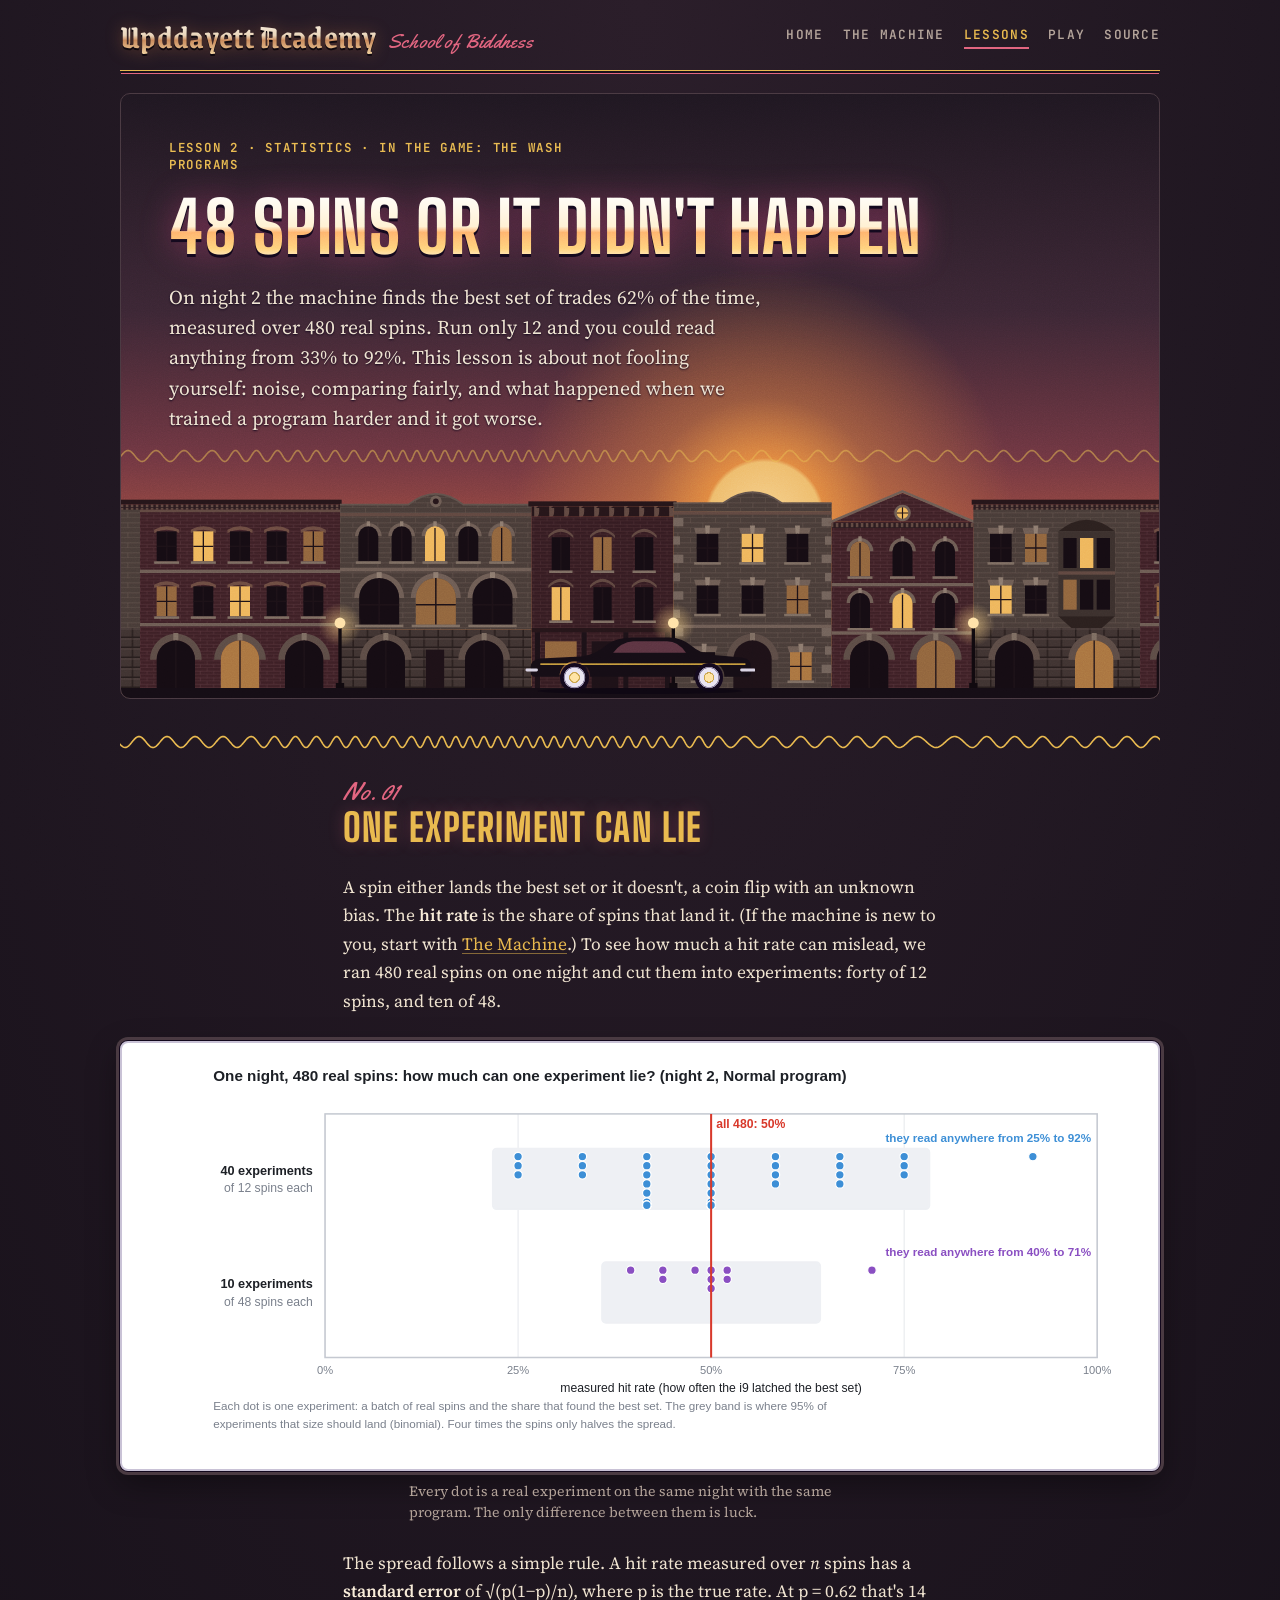
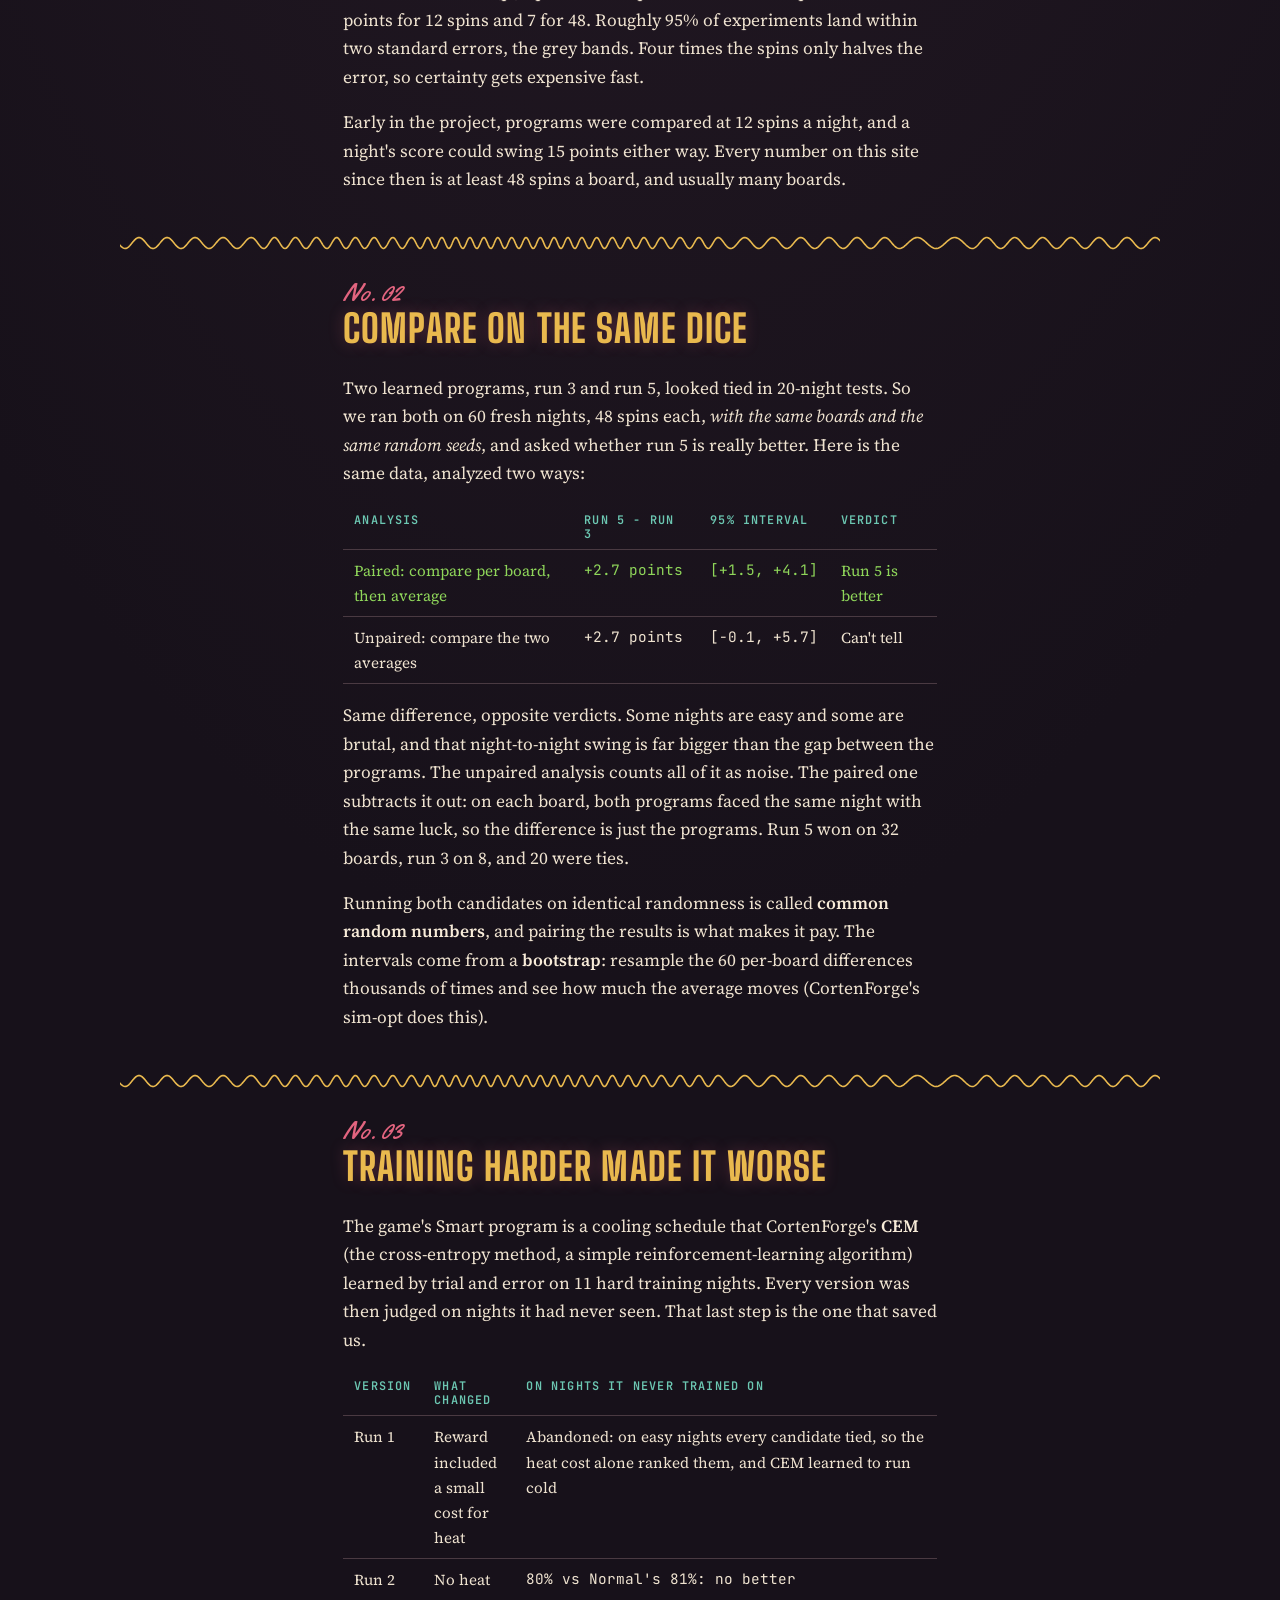
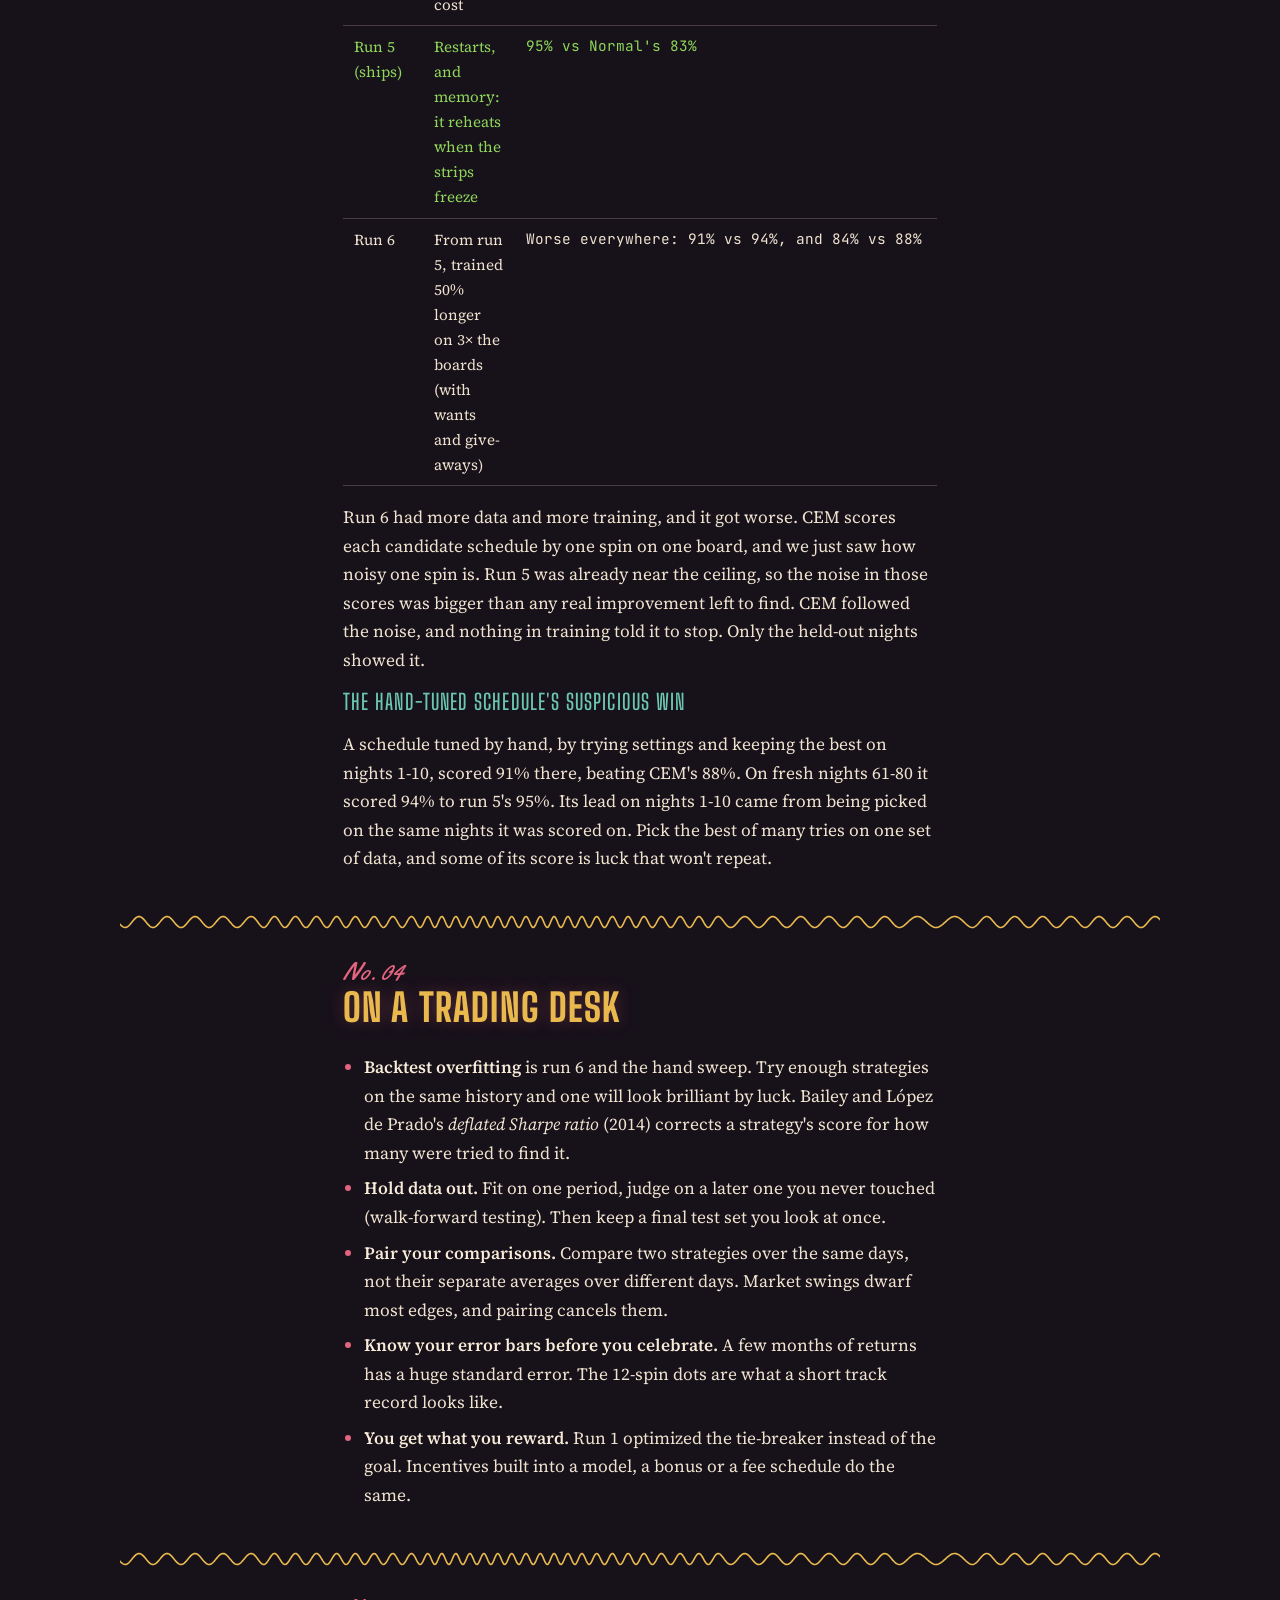
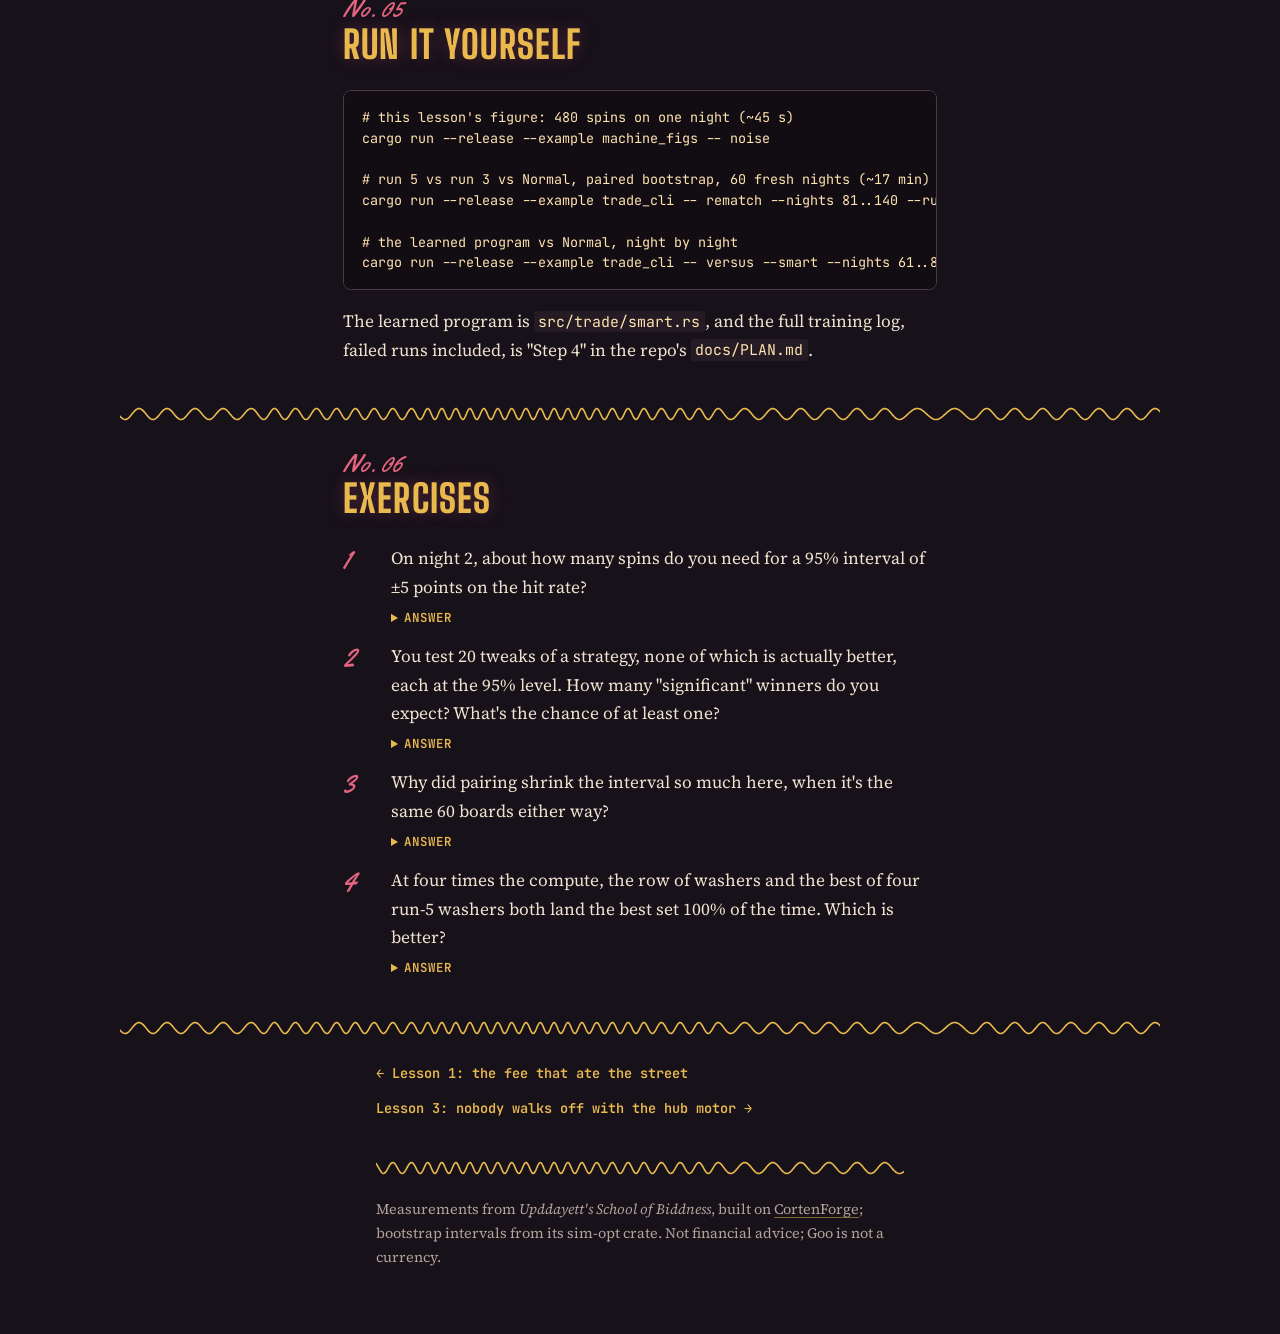
<file: site/lessons/overfitting/index.html>
<!doctype html>
<html lang="en">
<head>
<meta charset="utf-8">
<meta name="viewport" content="width=device-width, initial-scale=1, viewport-fit=cover">
<title>48 Spins or It Didn't Happen · Upddayett Academy</title>
<meta name="description" content="Lesson 2: honest statistics. One night, 480 real spins: a 12-spin experiment can read 33% or 92%. Paired tests, held-out nights, and the time training harder made it worse.">
<meta property="og:title" content="48 Spins or It Didn't Happen">
<meta property="og:description" content="Noise, paired tests and overfitting, measured on a machine that learns.">
<meta property="og:image" content="https://youngmoolahbaby.github.io/UpddayettAcademy/img/spin-hot.jpg">
<link rel="icon" href="data:image/svg+xml,%3Csvg xmlns='http://www.w3.org/2000/svg' viewBox='0 0 32 32'%3E%3Crect width='32' height='32' rx='6' fill='%23a34a1f'/%3E%3Cpath d='M7 22c3-9 6-9 9 0s6 9 9 0' fill='none' stroke='%23fff' stroke-width='3'/%3E%3C/svg%3E">
<link rel="preconnect" href="https://fonts.googleapis.com">
<link rel="preconnect" href="https://fonts.gstatic.com" crossorigin>
<link rel="stylesheet" href="https://fonts.googleapis.com/css2?family=Big+Shoulders+Display:wght@600;800&family=Source+Serif+4:ital,opsz,wght@0,8..60,400;0,8..60,600;1,8..60,400&family=JetBrains+Mono:wght@400;600&family=Grenze+Gotisch:wght@600&family=Yellowtail&display=swap">
<link rel="stylesheet" href="../../assets/site.css?v=dev">
</head>
<body>
<div class="page">

<header class="site-head">
  <a class="wordmark" href="../../"><b>Upddayett Academy</b><span>School of Biddness</span></a>
  <nav class="nav" aria-label="Site">
    <a href="../../">Home</a>
    <a href="../../machine/">The Machine</a>
    <a href="../../#lessons" aria-current="page">Lessons</a>
    <a href="../../#play">Play</a>
    <a href="https://github.com/YoungMoolahBaby/UpddayettAcademy">Source</a>
  </nav>
</header>

<div class="hero col">
  <div class="street" aria-hidden="true"><span class="downtown"></span><span class="lowrider"><span class="body"></span><span class="wheel rear"></span><span class="wheel front"></span></span></div>
  <div class="eyebrow">Lesson 2 · Statistics · In the game: the wash programs</div>
  <h1>48 spins or it didn't happen</h1>
  <p class="lede">On night 2 the machine finds the best set of trades 62% of the time, measured over 480 real spins. Run only 12 and you could read anything from 33% to 92%. This lesson is about not fooling yourself: noise, comparing fairly, and what happened when we trained a program harder and it got worse.</p>
</div>

<section>
  <div class="sec-head col"><span class="sec-num">01</span><h2>One experiment can lie</h2></div>
  <div class="col flow">
    <p>A spin either lands the best set or it doesn't, a coin flip with an unknown bias. The <strong>hit rate</strong> is the share of spins that land it. (If the machine is new to you, start with <a href="../../machine/">The Machine</a>.) To see how much a hit rate can mislead, we ran 480 real spins on one night and cut them into experiments: forty of 12 spins, and ten of 48.</p>
  </div>
  <figure>
    <div class="plate wide"><img src="../../figs/lessons/noise.svg" alt="Dot plot of measured hit rates on night 2. Forty 12-spin experiments range from 33% to 92%; ten 48-spin experiments range from 54% to 71%; all 480 spins give 62%." width="1000" height="400"></div>
    <figcaption>Every dot is a real experiment on the same night with the same program. The only difference between them is luck.</figcaption>
  </figure>
  <div class="col flow">
    <p>The spread follows a simple rule. A hit rate measured over <em>n</em> spins has a <strong>standard error</strong> of √(p(1−p)/n), where p is the true rate. At p = 0.62 that's 14 points for 12 spins and 7 for 48. Roughly 95% of experiments land within two standard errors, the grey bands. Four times the spins only halves the error, so certainty gets expensive fast.</p>
    <p>Early in the project, programs were compared at 12 spins a night, and a night's score could swing 15 points either way. Every number on this site since then is at least 48 spins a board, and usually many boards.</p>
  </div>
</section>

<section>
  <div class="sec-head col"><span class="sec-num">02</span><h2>Compare on the same dice</h2></div>
  <div class="col flow">
    <p>Two learned programs, run 3 and run 5, looked tied in 20-night tests. So we ran both on 60 fresh nights, 48 spins each, <em>with the same boards and the same random seeds</em>, and asked whether run 5 is really better. Here is the same data, analyzed two ways:</p>
    <div class="tablewrap">
      <table>
        <thead><tr><th>Analysis</th><th>Run 5 − run 3</th><th>95% interval</th><th>Verdict</th></tr></thead>
        <tbody>
          <tr class="win"><td>Paired: compare per board, then average</td><td class="n">+2.7 points</td><td class="n">[+1.5, +4.1]</td><td>Run 5 is better</td></tr>
          <tr><td>Unpaired: compare the two averages</td><td class="n">+2.7 points</td><td class="n">[−0.1, +5.7]</td><td>Can't tell</td></tr>
        </tbody>
      </table>
    </div>
    <p>Same difference, opposite verdicts. Some nights are easy and some are brutal, and that night-to-night swing is far bigger than the gap between the programs. The unpaired analysis counts all of it as noise. The paired one subtracts it out: on each board, both programs faced the same night with the same luck, so the difference is just the programs. Run 5 won on 32 boards, run 3 on 8, and 20 were ties.</p>
    <p>Running both candidates on identical randomness is called <strong>common random numbers</strong>, and pairing the results is what makes it pay. The intervals come from a <strong>bootstrap</strong>: resample the 60 per-board differences thousands of times and see how much the average moves (CortenForge's sim-opt does this).</p>
  </div>
</section>

<section>
  <div class="sec-head col"><span class="sec-num">03</span><h2>Training harder made it worse</h2></div>
  <div class="col flow">
    <p>The game's Smart program is a cooling schedule that CortenForge's <strong>CEM</strong> (the cross-entropy method, a simple reinforcement-learning algorithm) learned by trial and error on 11 hard training nights. Every version was then judged on nights it had never seen. That last step is the one that saved us.</p>
    <div class="tablewrap">
      <table>
        <thead><tr><th>Version</th><th>What changed</th><th>On nights it never trained on</th></tr></thead>
        <tbody>
          <tr><td>Run 1</td><td>Reward included a small cost for heat</td><td>Abandoned: on easy nights every candidate tied, so the heat cost alone ranked them, and CEM learned to run cold</td></tr>
          <tr><td>Run 2</td><td>No heat cost</td><td class="n">80% vs Normal's 81%: no better</td></tr>
          <tr class="win"><td>Run 5 (ships)</td><td>Restarts, and memory: it reheats when the strips freeze</td><td class="n">95% vs Normal's 83%</td></tr>
          <tr><td>Run 6</td><td>From run 5, trained 50% longer on 3× the boards (with wants and give-aways)</td><td class="n">Worse everywhere: 91% vs 94%, and 84% vs 88%</td></tr>
        </tbody>
      </table>
    </div>
    <p>Run 6 had more data and more training, and it got worse. CEM scores each candidate schedule by one spin on one board, and we just saw how noisy one spin is. Run 5 was already near the ceiling, so the noise in those scores was bigger than any real improvement left to find. CEM followed the noise, and nothing in training told it to stop. Only the held-out nights showed it.</p>
    <h3>The hand-tuned schedule's suspicious win</h3>
    <p>A schedule tuned by hand, by trying settings and keeping the best on nights 1-10, scored 91% there, beating CEM's 88%. On fresh nights 61-80 it scored 94% to run 5's 95%. Its lead on nights 1-10 came from being picked on the same nights it was scored on. Pick the best of many tries on one set of data, and some of its score is luck that won't repeat.</p>
  </div>
</section>

<section>
  <div class="sec-head col"><span class="sec-num">04</span><h2>On a trading desk</h2></div>
  <div class="col flow">
    <ul>
      <li><strong>Backtest overfitting</strong> is run 6 and the hand sweep. Try enough strategies on the same history and one will look brilliant by luck. Bailey and López de Prado's <em>deflated Sharpe ratio</em> (2014) corrects a strategy's score for how many were tried to find it.</li>
      <li><strong>Hold data out.</strong> Fit on one period, judge on a later one you never touched (walk-forward testing). Then keep a final test set you look at once.</li>
      <li><strong>Pair your comparisons.</strong> Compare two strategies over the same days, not their separate averages over different days. Market swings dwarf most edges, and pairing cancels them.</li>
      <li><strong>Know your error bars before you celebrate.</strong> A few months of returns has a huge standard error. The 12-spin dots are what a short track record looks like.</li>
      <li><strong>You get what you reward.</strong> Run 1 optimized the tie-breaker instead of the goal. Incentives built into a model, a bonus or a fee schedule do the same.</li>
    </ul>
  </div>
</section>

<section>
  <div class="sec-head col"><span class="sec-num">05</span><h2>Run it yourself</h2></div>
  <div class="col flow">
<pre><code># this lesson's figure: 480 spins on one night (~45 s)
cargo run --release --example machine_figs -- noise

# run 5 vs run 3 vs Normal, paired bootstrap, 60 fresh nights (~17 min)
cargo run --release --example trade_cli -- rematch --nights 81..140 --runs 48 --seed 2000

# the learned program vs Normal, night by night
cargo run --release --example trade_cli -- versus --smart --nights 61..80 --seed 1000</code></pre>
    <p>The learned program is <code>src/trade/smart.rs</code>, and the full training log, failed runs included, is "Step 4" in the repo's <code>docs/PLAN.md</code>.</p>
  </div>
</section>

<section>
  <div class="sec-head col"><span class="sec-num">06</span><h2>Exercises</h2></div>
  <div class="col">
    <ol class="exercises">
      <li><div><p>On night 2, about how many spins do you need for a 95% interval of ±5 points on the hit rate?</p>
        <details><summary>Answer</summary><p>Solve 1.96 × √(0.62 × 0.38 / n) = 0.05: n ≈ 3.84 × 0.236 / 0.0025 ≈ 362 spins. That's for one night. A claim about all nights needs many nights too.</p></details></div></li>
      <li><div><p>You test 20 tweaks of a strategy, none of which is actually better, each at the 95% level. How many "significant" winners do you expect? What's the chance of at least one?</p>
        <details><summary>Answer</summary><p>One expected false positive (20 × 5%). At least one: 1 − 0.95<sup>20</sup> ≈ 64%. Odds are you'll find a "winner" in pure noise.</p></details></div></li>
      <li><div><p>Why did pairing shrink the interval so much here, when it's the same 60 boards either way?</p>
        <details><summary>Answer</summary><p>Each program's hit rate varies a lot from board to board, because nights differ in difficulty. Both programs see the same difficulty on the same board, so the per-board differences vary much less than the scores themselves. The unpaired analysis treats the difficulty swing as noise in each average.</p></details></div></li>
      <li><div><p>At four times the compute, the row of washers and the best of four run-5 washers both land the best set 100% of the time. Which is better?</p>
        <details><summary>Answer</summary><p>The test can't say. Both hit the ceiling, so it has no room to show a difference. You need a harder test (less compute or harder boards) where neither is perfect. At equal compute the row won, 96.8% to 93.1%.</p></details></div></li>
    </ol>
  </div>
</section>

<section>
  <div class="col lesson-nav">
    <a href="../transaction-costs/">← Lesson 1: the fee that ate the street</a>
    <a href="../settlement/">Lesson 3: nobody walks off with the hub motor →</a>
  </div>
</section>

<footer class="col">
  <p>Measurements from <em>Upddayett's School of Biddness</em>, built on <a href="https://crates.io/crates/cortenforge">CortenForge</a>; bootstrap intervals from its sim-opt crate. Not financial advice; Goo is not a currency.</p>
</footer>

</div>
</body>
</html>
</file>
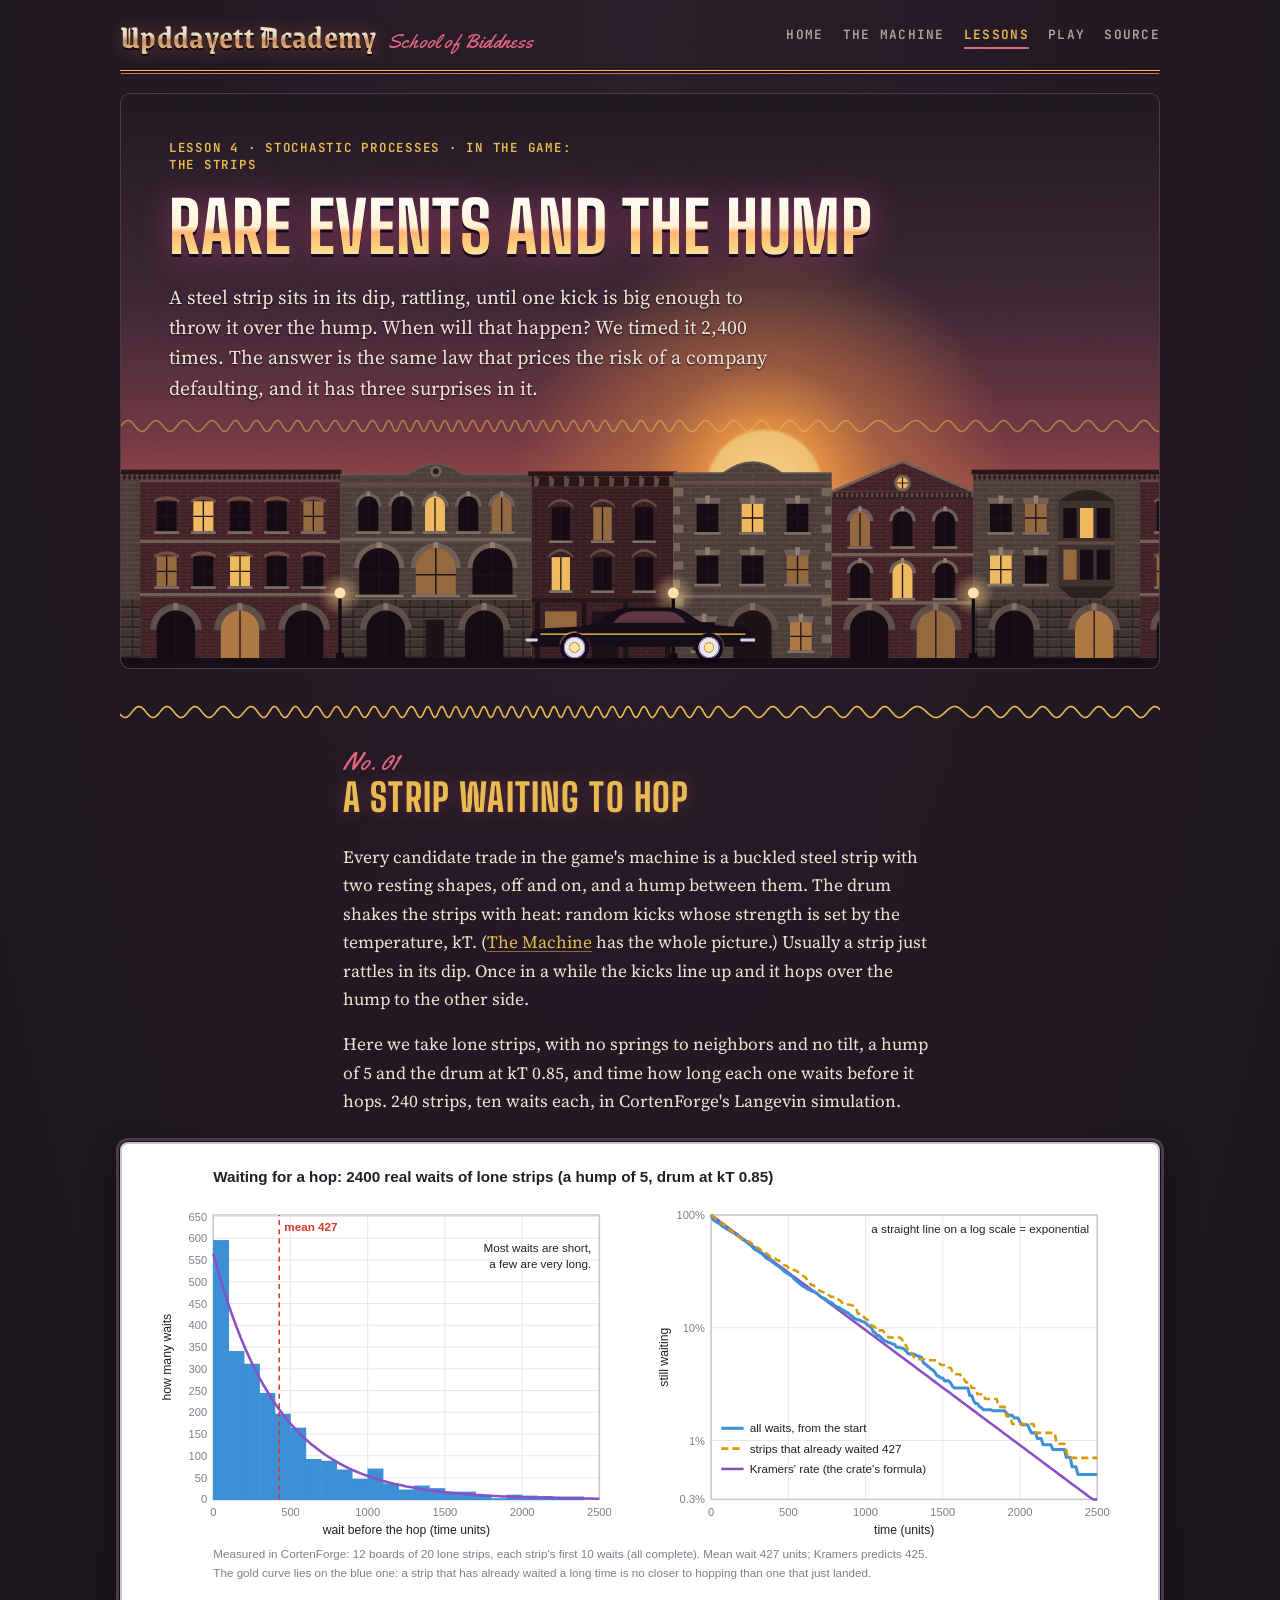
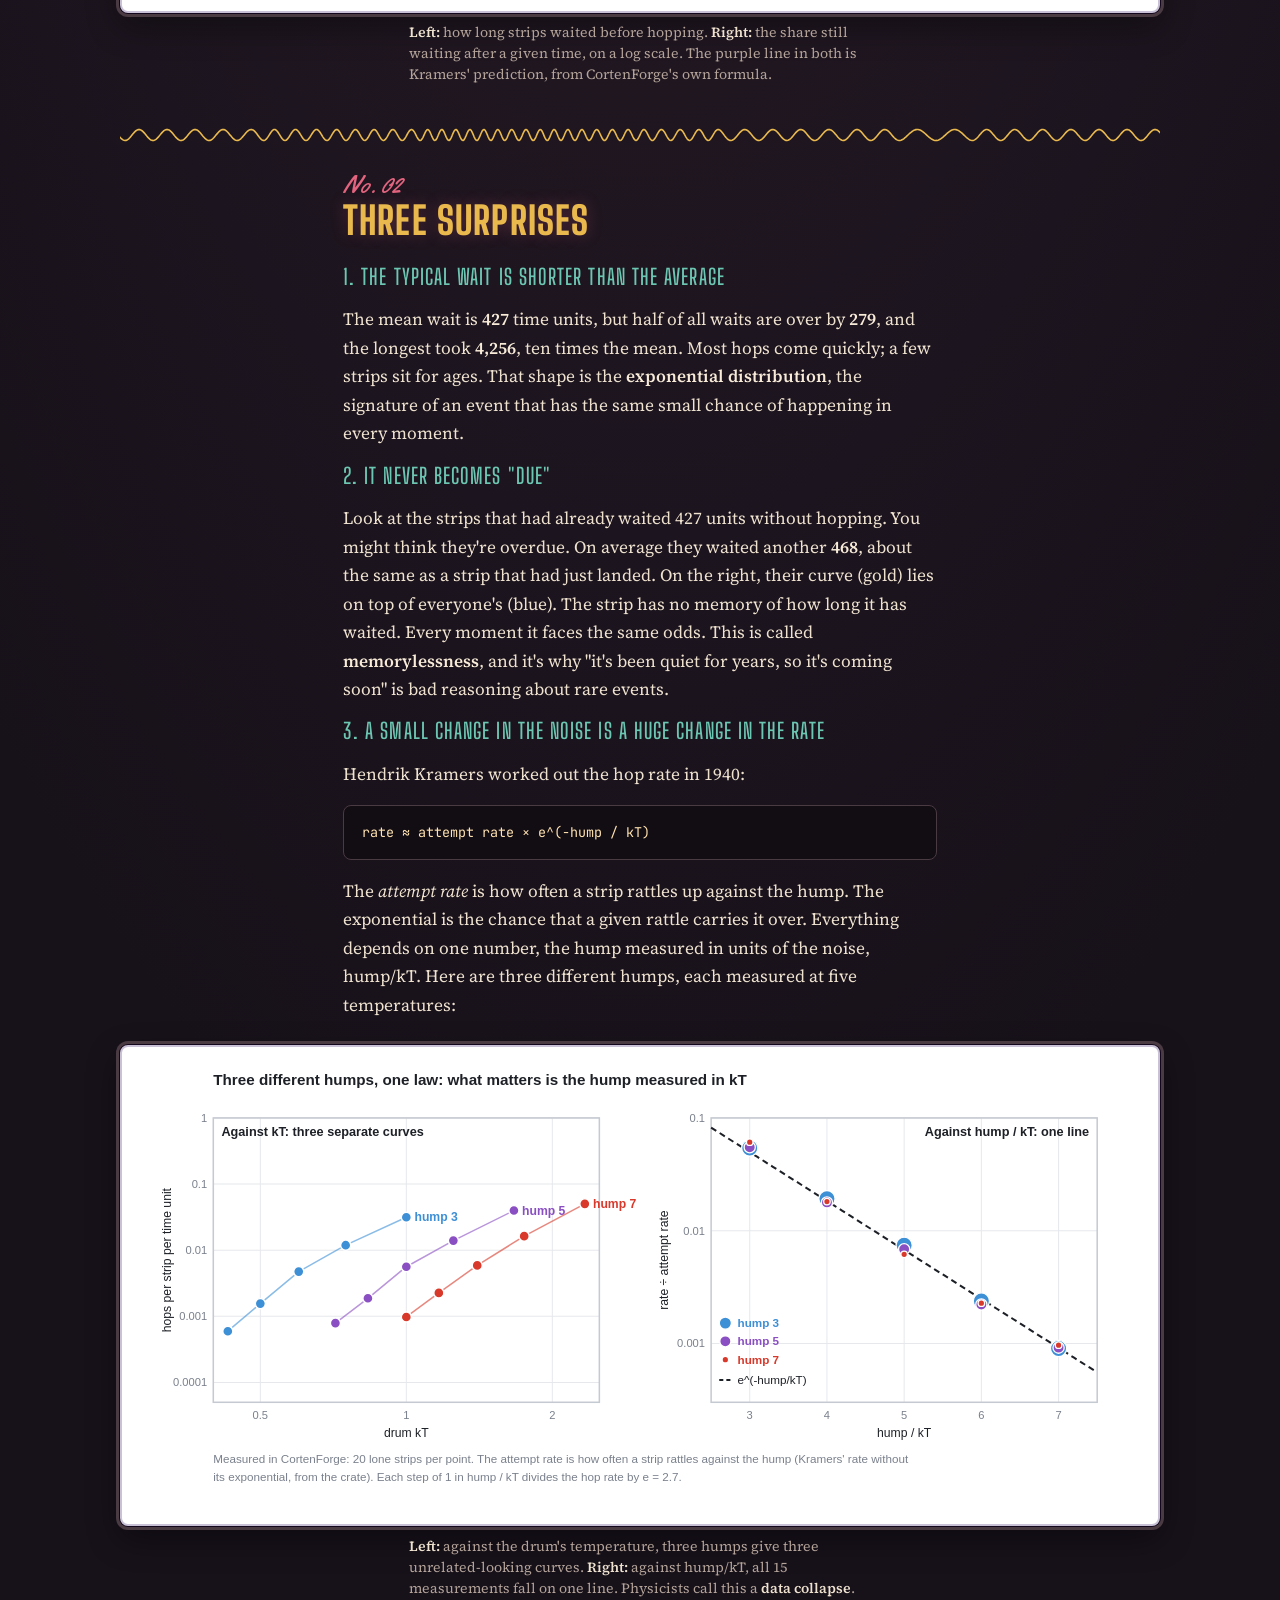
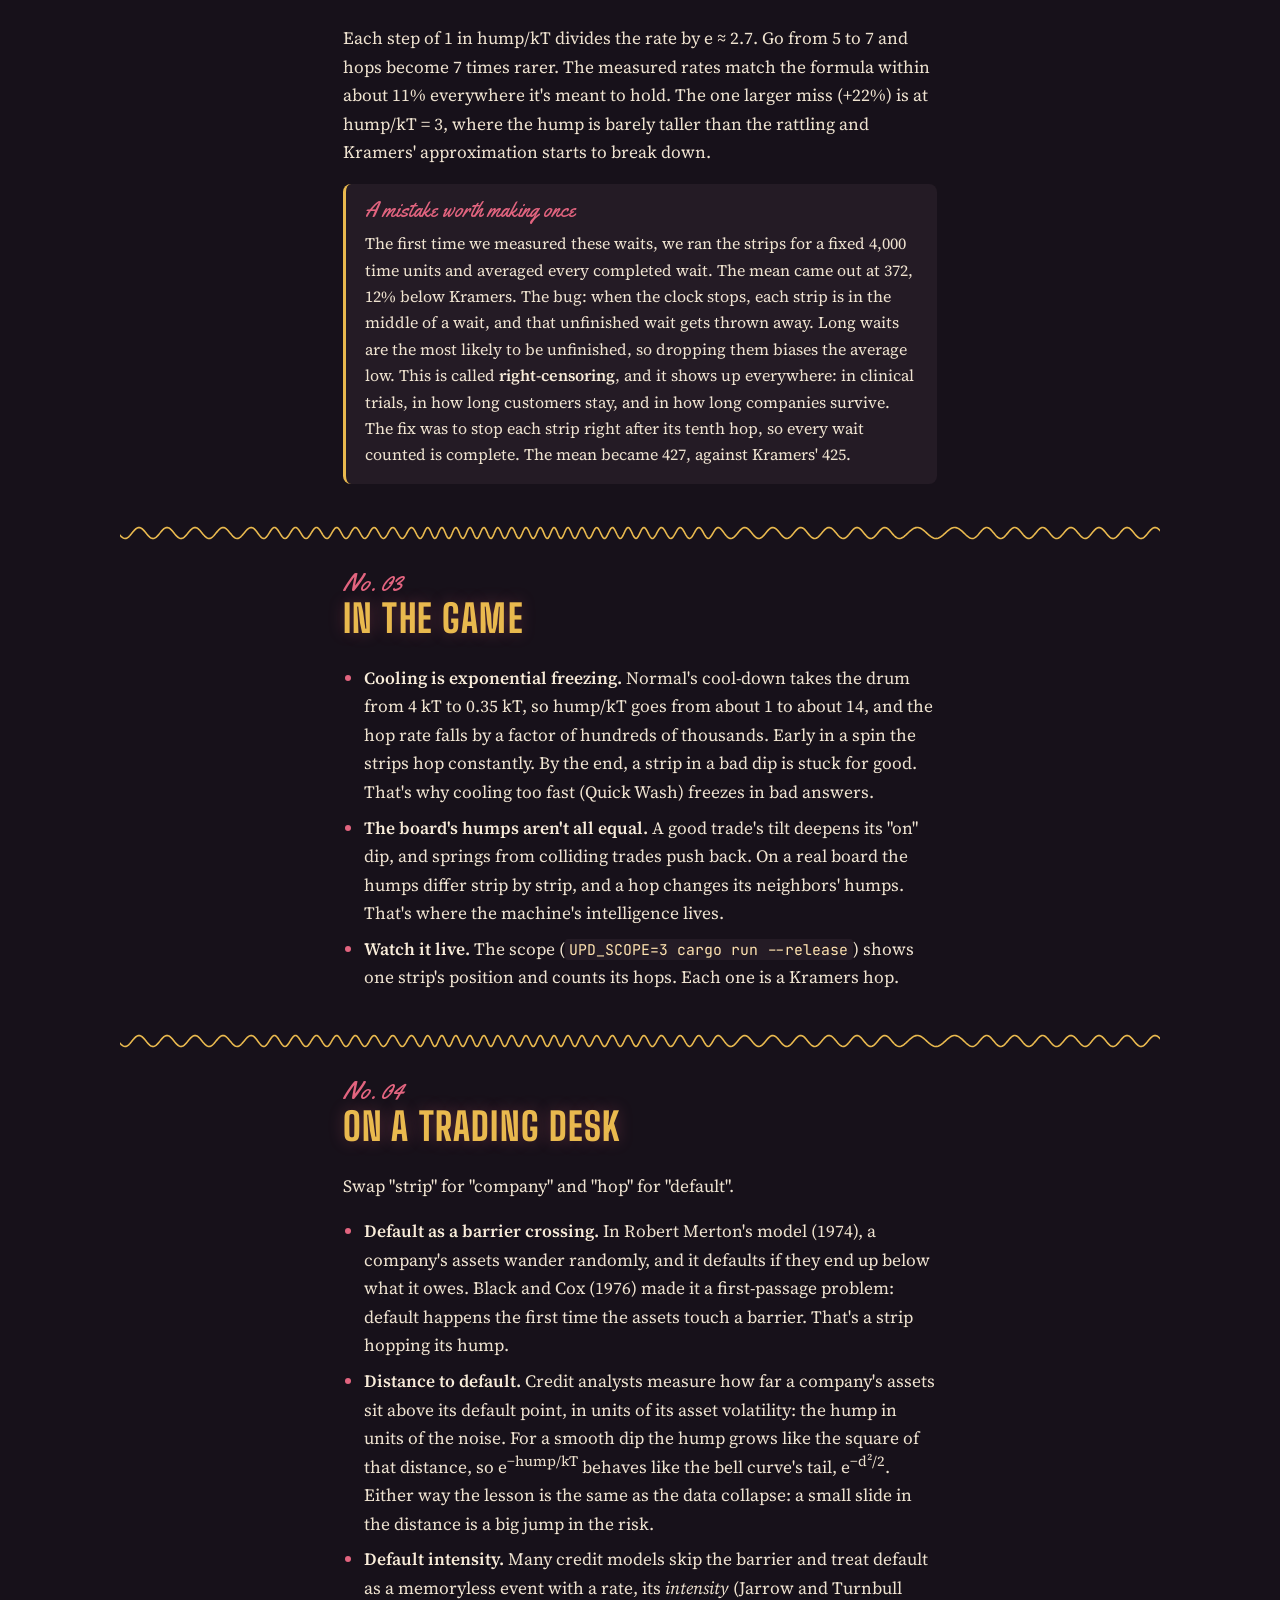
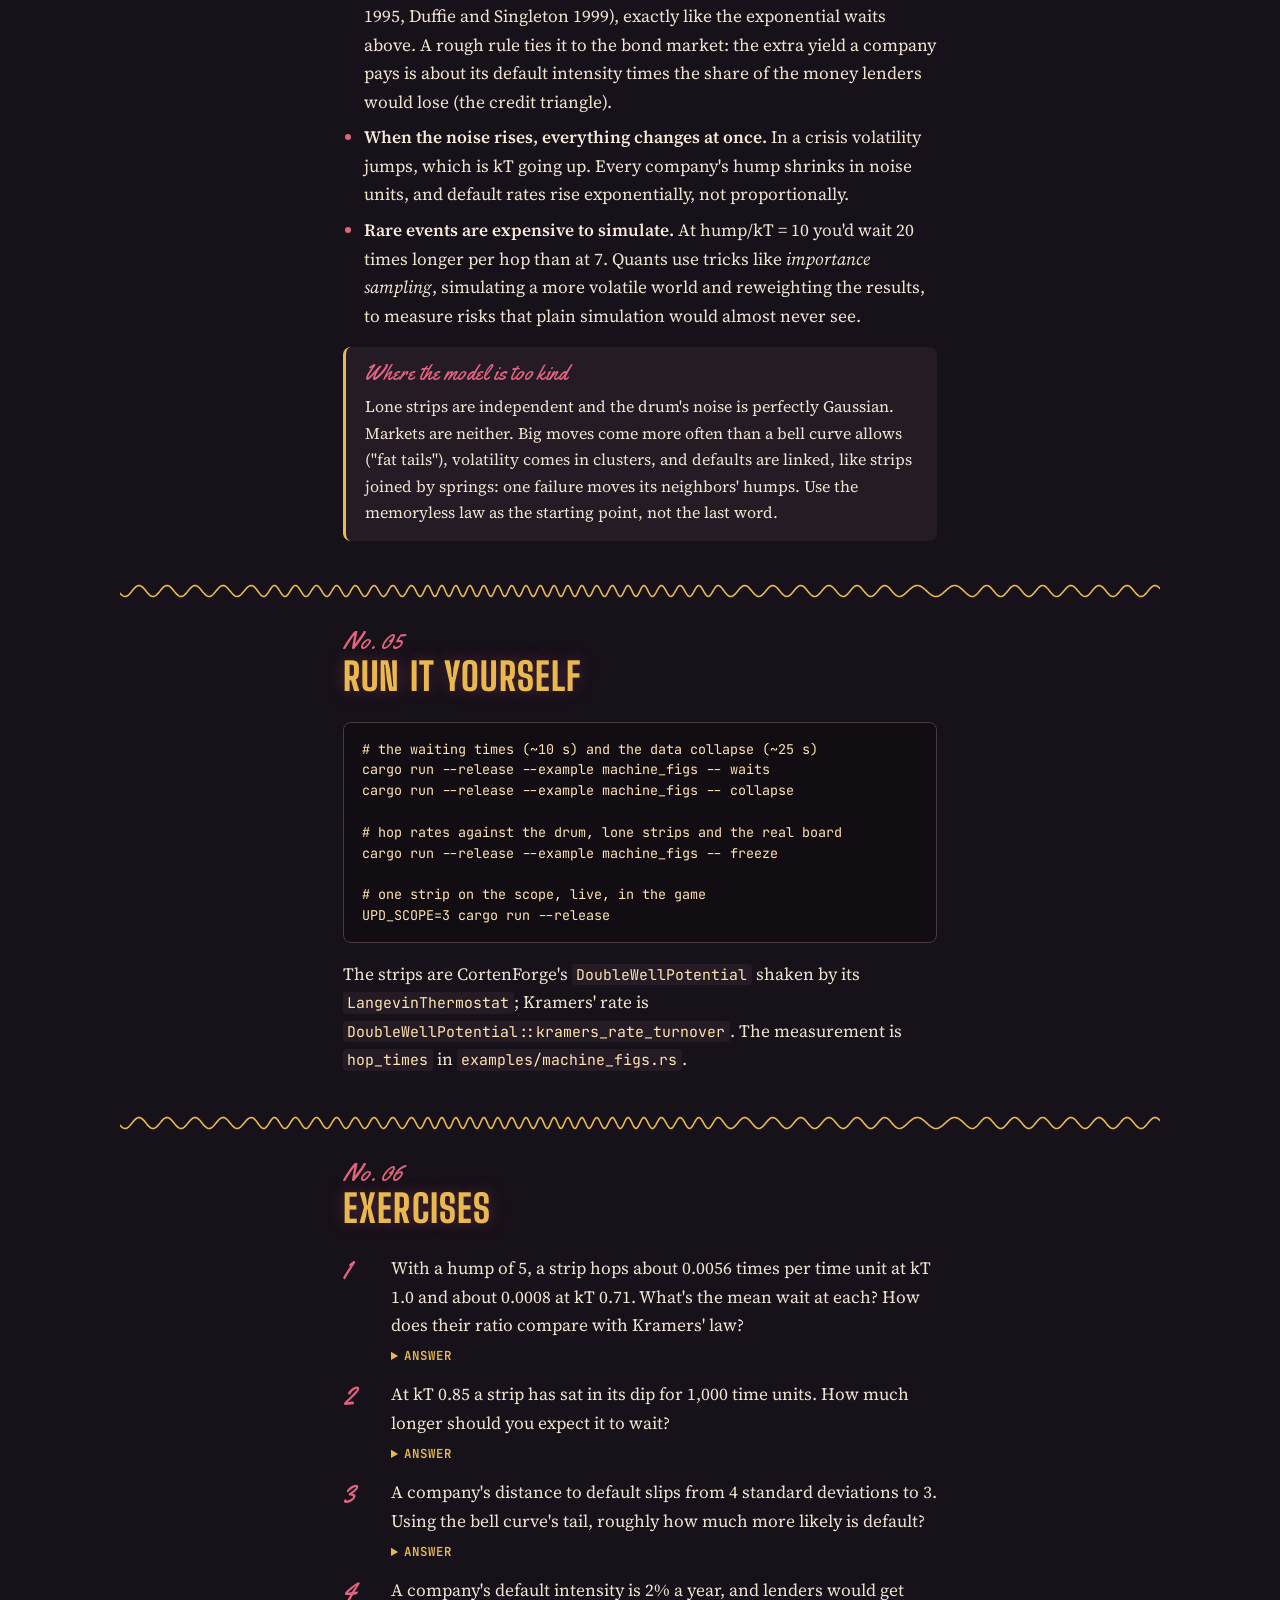
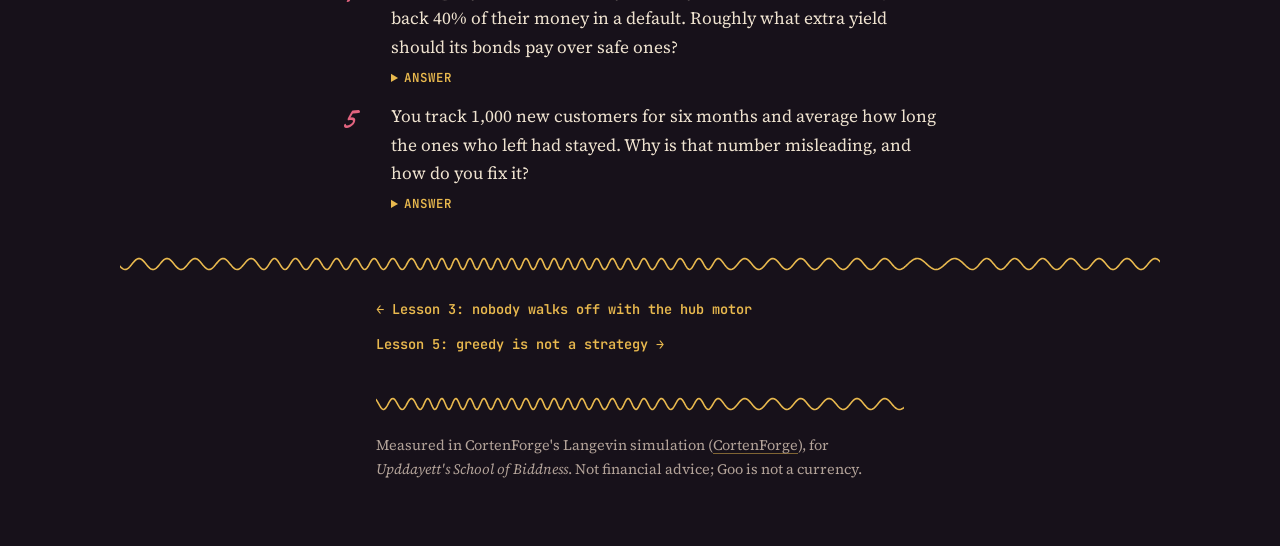
<file: site/lessons/rare-events/index.html>
<!doctype html>
<html lang="en">
<head>
<meta charset="utf-8">
<meta name="viewport" content="width=device-width, initial-scale=1, viewport-fit=cover">
<title>Rare Events and the Hump · Upddayett Academy</title>
<meta name="description" content="Lesson 4: rare events. 2,400 real waits for a steel strip to hop its hump: exponential, memoryless, and exponentially sensitive to the noise. What barrier crossing has to do with default.">
<meta property="og:title" content="Rare Events and the Hump">
<meta property="og:description" content="Waiting times, Kramers' law and what barrier crossing has to do with default, measured on real simulated strips.">
<meta property="og:image" content="https://youngmoolahbaby.github.io/UpddayettAcademy/img/spin-hot.jpg">
<link rel="icon" href="data:image/svg+xml,%3Csvg xmlns='http://www.w3.org/2000/svg' viewBox='0 0 32 32'%3E%3Crect width='32' height='32' rx='6' fill='%23a34a1f'/%3E%3Cpath d='M7 22c3-9 6-9 9 0s6 9 9 0' fill='none' stroke='%23fff' stroke-width='3'/%3E%3C/svg%3E">
<link rel="preconnect" href="https://fonts.googleapis.com">
<link rel="preconnect" href="https://fonts.gstatic.com" crossorigin>
<link rel="stylesheet" href="https://fonts.googleapis.com/css2?family=Big+Shoulders+Display:wght@600;800&family=Source+Serif+4:ital,opsz,wght@0,8..60,400;0,8..60,600;1,8..60,400&family=JetBrains+Mono:wght@400;600&family=Grenze+Gotisch:wght@600&family=Yellowtail&display=swap">
<link rel="stylesheet" href="../../assets/site.css?v=dev">
</head>
<body>
<div class="page">

<header class="site-head">
  <a class="wordmark" href="../../"><b>Upddayett Academy</b><span>School of Biddness</span></a>
  <nav class="nav" aria-label="Site">
    <a href="../../">Home</a>
    <a href="../../machine/">The Machine</a>
    <a href="../../#lessons" aria-current="page">Lessons</a>
    <a href="../../#play">Play</a>
    <a href="https://github.com/YoungMoolahBaby/UpddayettAcademy">Source</a>
  </nav>
</header>

<div class="hero col">
  <div class="street" aria-hidden="true"><span class="downtown"></span><span class="lowrider"><span class="body"></span><span class="wheel rear"></span><span class="wheel front"></span></span></div>
  <div class="eyebrow">Lesson 4 · Stochastic processes · In the game: the strips</div>
  <h1>Rare events and the hump</h1>
  <p class="lede">A steel strip sits in its dip, rattling, until one kick is big enough to throw it over the hump. When will that happen? We timed it 2,400 times. The answer is the same law that prices the risk of a company defaulting, and it has three surprises in it.</p>
</div>

<section>
  <div class="sec-head col"><span class="sec-num">01</span><h2>A strip waiting to hop</h2></div>
  <div class="col flow">
    <p>Every candidate trade in the game's machine is a buckled steel strip with two resting shapes, off and on, and a hump between them. The drum shakes the strips with heat: random kicks whose strength is set by the temperature, kT. (<a href="../../machine/">The Machine</a> has the whole picture.) Usually a strip just rattles in its dip. Once in a while the kicks line up and it hops over the hump to the other side.</p>
    <p>Here we take lone strips, with no springs to neighbors and no tilt, a hump of 5 and the drum at kT 0.85, and time how long each one waits before it hops. 240 strips, ten waits each, in CortenForge's Langevin simulation.</p>
  </div>
  <figure>
    <div class="plate wide"><img src="../../figs/lessons/waits.svg" alt="Left: histogram of 2,400 waiting times, highest at short waits and falling off with a long tail, mean 427, following the exponential curve from Kramers' rate. Right: the fraction still waiting against time on a log scale, a straight line; strips that already waited 427 follow the same line." width="1000" height="440"></div>
    <figcaption><b>Left:</b> how long strips waited before hopping. <b>Right:</b> the share still waiting after a given time, on a log scale. The purple line in both is Kramers' prediction, from CortenForge's own formula.</figcaption>
  </figure>
</section>

<section>
  <div class="sec-head col"><span class="sec-num">02</span><h2>Three surprises</h2></div>
  <div class="col flow">
    <h3>1. The typical wait is shorter than the average</h3>
    <p>The mean wait is <strong>427</strong> time units, but half of all waits are over by <strong>279</strong>, and the longest took <strong>4,256</strong>, ten times the mean. Most hops come quickly; a few strips sit for ages. That shape is the <strong>exponential distribution</strong>, the signature of an event that has the same small chance of happening in every moment.</p>

    <h3>2. It never becomes "due"</h3>
    <p>Look at the strips that had already waited 427 units without hopping. You might think they're overdue. On average they waited another <strong>468</strong>, about the same as a strip that had just landed. On the right, their curve (gold) lies on top of everyone's (blue). The strip has no memory of how long it has waited. Every moment it faces the same odds. This is called <strong>memorylessness</strong>, and it's why "it's been quiet for years, so it's coming soon" is bad reasoning about rare events.</p>

    <h3>3. A small change in the noise is a huge change in the rate</h3>
    <p>Hendrik Kramers worked out the hop rate in 1940:</p>
<pre><code>rate ≈ attempt rate × e^(−hump / kT)</code></pre>
    <p>The <em>attempt rate</em> is how often a strip rattles up against the hump. The exponential is the chance that a given rattle carries it over. Everything depends on one number, the hump measured in units of the noise, hump/kT. Here are three different humps, each measured at five temperatures:</p>
  </div>
  <figure>
    <div class="plate wide"><img src="../../figs/lessons/collapse.svg" alt="Left: hop rate against kT for humps of 3, 5 and 7, three separate curves. Right: the same rates divided by the attempt rate, against hump/kT, all falling on the single line e^(-hump/kT)." width="1000" height="450"></div>
    <figcaption><b>Left:</b> against the drum's temperature, three humps give three unrelated-looking curves. <b>Right:</b> against hump/kT, all 15 measurements fall on one line. Physicists call this a <b>data collapse</b>.</figcaption>
  </figure>
  <div class="col flow">
    <p>Each step of 1 in hump/kT divides the rate by e ≈ 2.7. Go from 5 to 7 and hops become 7 times rarer. The measured rates match the formula within about 11% everywhere it's meant to hold. The one larger miss (+22%) is at hump/kT = 3, where the hump is barely taller than the rattling and Kramers' approximation starts to break down.</p>
    <div class="aside">
      <span class="label">A mistake worth making once</span>
      <p>The first time we measured these waits, we ran the strips for a fixed 4,000 time units and averaged every completed wait. The mean came out at 372, 12% below Kramers. The bug: when the clock stops, each strip is in the middle of a wait, and that unfinished wait gets thrown away. Long waits are the most likely to be unfinished, so dropping them biases the average low. This is called <strong>right-censoring</strong>, and it shows up everywhere: in clinical trials, in how long customers stay, and in how long companies survive. The fix was to stop each strip right after its tenth hop, so every wait counted is complete. The mean became 427, against Kramers' 425.</p>
    </div>
  </div>
</section>

<section>
  <div class="sec-head col"><span class="sec-num">03</span><h2>In the game</h2></div>
  <div class="col flow">
    <ul>
      <li><strong>Cooling is exponential freezing.</strong> Normal's cool-down takes the drum from 4 kT to 0.35 kT, so hump/kT goes from about 1 to about 14, and the hop rate falls by a factor of hundreds of thousands. Early in a spin the strips hop constantly. By the end, a strip in a bad dip is stuck for good. That's why cooling too fast (Quick Wash) freezes in bad answers.</li>
      <li><strong>The board's humps aren't all equal.</strong> A good trade's tilt deepens its "on" dip, and springs from colliding trades push back. On a real board the humps differ strip by strip, and a hop changes its neighbors' humps. That's where the machine's intelligence lives.</li>
      <li><strong>Watch it live.</strong> The scope (<code>UPD_SCOPE=3 cargo run --release</code>) shows one strip's position and counts its hops. Each one is a Kramers hop.</li>
    </ul>
  </div>
</section>

<section>
  <div class="sec-head col"><span class="sec-num">04</span><h2>On a trading desk</h2></div>
  <div class="col flow">
    <p>Swap "strip" for "company" and "hop" for "default".</p>
    <ul>
      <li><strong>Default as a barrier crossing.</strong> In Robert Merton's model (1974), a company's assets wander randomly, and it defaults if they end up below what it owes. Black and Cox (1976) made it a first-passage problem: default happens the first time the assets touch a barrier. That's a strip hopping its hump.</li>
      <li><strong>Distance to default.</strong> Credit analysts measure how far a company's assets sit above its default point, in units of its asset volatility: the hump in units of the noise. For a smooth dip the hump grows like the square of that distance, so e<sup>−hump/kT</sup> behaves like the bell curve's tail, e<sup>−d²/2</sup>. Either way the lesson is the same as the data collapse: a small slide in the distance is a big jump in the risk.</li>
      <li><strong>Default intensity.</strong> Many credit models skip the barrier and treat default as a memoryless event with a rate, its <em>intensity</em> (Jarrow and Turnbull 1995, Duffie and Singleton 1999), exactly like the exponential waits above. A rough rule ties it to the bond market: the extra yield a company pays is about its default intensity times the share of the money lenders would lose (the credit triangle).</li>
      <li><strong>When the noise rises, everything changes at once.</strong> In a crisis volatility jumps, which is kT going up. Every company's hump shrinks in noise units, and default rates rise exponentially, not proportionally.</li>
      <li><strong>Rare events are expensive to simulate.</strong> At hump/kT = 10 you'd wait 20 times longer per hop than at 7. Quants use tricks like <em>importance sampling</em>, simulating a more volatile world and reweighting the results, to measure risks that plain simulation would almost never see.</li>
    </ul>
    <div class="aside">
      <span class="label">Where the model is too kind</span>
      <p>Lone strips are independent and the drum's noise is perfectly Gaussian. Markets are neither. Big moves come more often than a bell curve allows ("fat tails"), volatility comes in clusters, and defaults are linked, like strips joined by springs: one failure moves its neighbors' humps. Use the memoryless law as the starting point, not the last word.</p>
    </div>
  </div>
</section>

<section>
  <div class="sec-head col"><span class="sec-num">05</span><h2>Run it yourself</h2></div>
  <div class="col flow">
<pre><code># the waiting times (~10 s) and the data collapse (~25 s)
cargo run --release --example machine_figs -- waits
cargo run --release --example machine_figs -- collapse

# hop rates against the drum, lone strips and the real board
cargo run --release --example machine_figs -- freeze

# one strip on the scope, live, in the game
UPD_SCOPE=3 cargo run --release</code></pre>
    <p>The strips are CortenForge's <code>DoubleWellPotential</code> shaken by its <code>LangevinThermostat</code>; Kramers' rate is <code>DoubleWellPotential::kramers_rate_turnover</code>. The measurement is <code>hop_times</code> in <code>examples/machine_figs.rs</code>.</p>
  </div>
</section>

<section>
  <div class="sec-head col"><span class="sec-num">06</span><h2>Exercises</h2></div>
  <div class="col">
    <ol class="exercises">
      <li><div><p>With a hump of 5, a strip hops about 0.0056 times per time unit at kT 1.0 and about 0.0008 at kT 0.71. What's the mean wait at each? How does their ratio compare with Kramers' law?</p>
        <details><summary>Answer</summary><p>About 1/0.0056 ≈ 180 and 1/0.0008 ≈ 1,250 time units, a ratio of about 7. Hump/kT goes from 5 to 7, and e<sup>2</sup> ≈ 7.4. The attempt rate barely changes, so the exponential does almost all the work.</p></details></div></li>
      <li><div><p>At kT 0.85 a strip has sat in its dip for 1,000 time units. How much longer should you expect it to wait?</p>
        <details><summary>Answer</summary><p>About 425 more, the same as a fresh strip. The exponential distribution is memoryless: having waited tells you nothing about how soon it will hop.</p></details></div></li>
      <li><div><p>A company's distance to default slips from 4 standard deviations to 3. Using the bell curve's tail, roughly how much more likely is default?</p>
        <details><summary>Answer</summary><p>The chance of falling more than 3 standard deviations is about 0.135%. More than 4 is about 0.0032%. That's about 40 times riskier for one step of distance, because the tail falls off like e<sup>−d²/2</sup>.</p></details></div></li>
      <li><div><p>A company's default intensity is 2% a year, and lenders would get back 40% of their money in a default. Roughly what extra yield should its bonds pay over safe ones?</p>
        <details><summary>Answer</summary><p>About 2% × (1 − 40%) = 1.2% a year, or 120 basis points (the credit triangle: spread ≈ intensity × loss given default).</p></details></div></li>
      <li><div><p>You track 1,000 new customers for six months and average how long the ones who left had stayed. Why is that number misleading, and how do you fix it?</p>
        <details><summary>Answer</summary><p>Customers still with you at six months are left out, and they're the ones with the longest stays: right-censoring, the same bug as our first measurement. Count the customers who stayed as "at least six months" with a survival method (Kaplan–Meier is the standard one), or, for a constant rate, divide the number who left by the total customer-months observed.</p></details></div></li>
    </ol>
  </div>
</section>

<section>
  <div class="col lesson-nav">
    <a href="../settlement/">← Lesson 3: nobody walks off with the hub motor</a>
    <a href="../optimization/">Lesson 5: greedy is not a strategy →</a>
  </div>
</section>

<footer class="col">
  <p>Measured in CortenForge's Langevin simulation (<a href="https://crates.io/crates/cortenforge">CortenForge</a>), for <em>Upddayett's School of Biddness</em>. Not financial advice; Goo is not a currency.</p>
</footer>

</div>
</body>
</html>
</file>
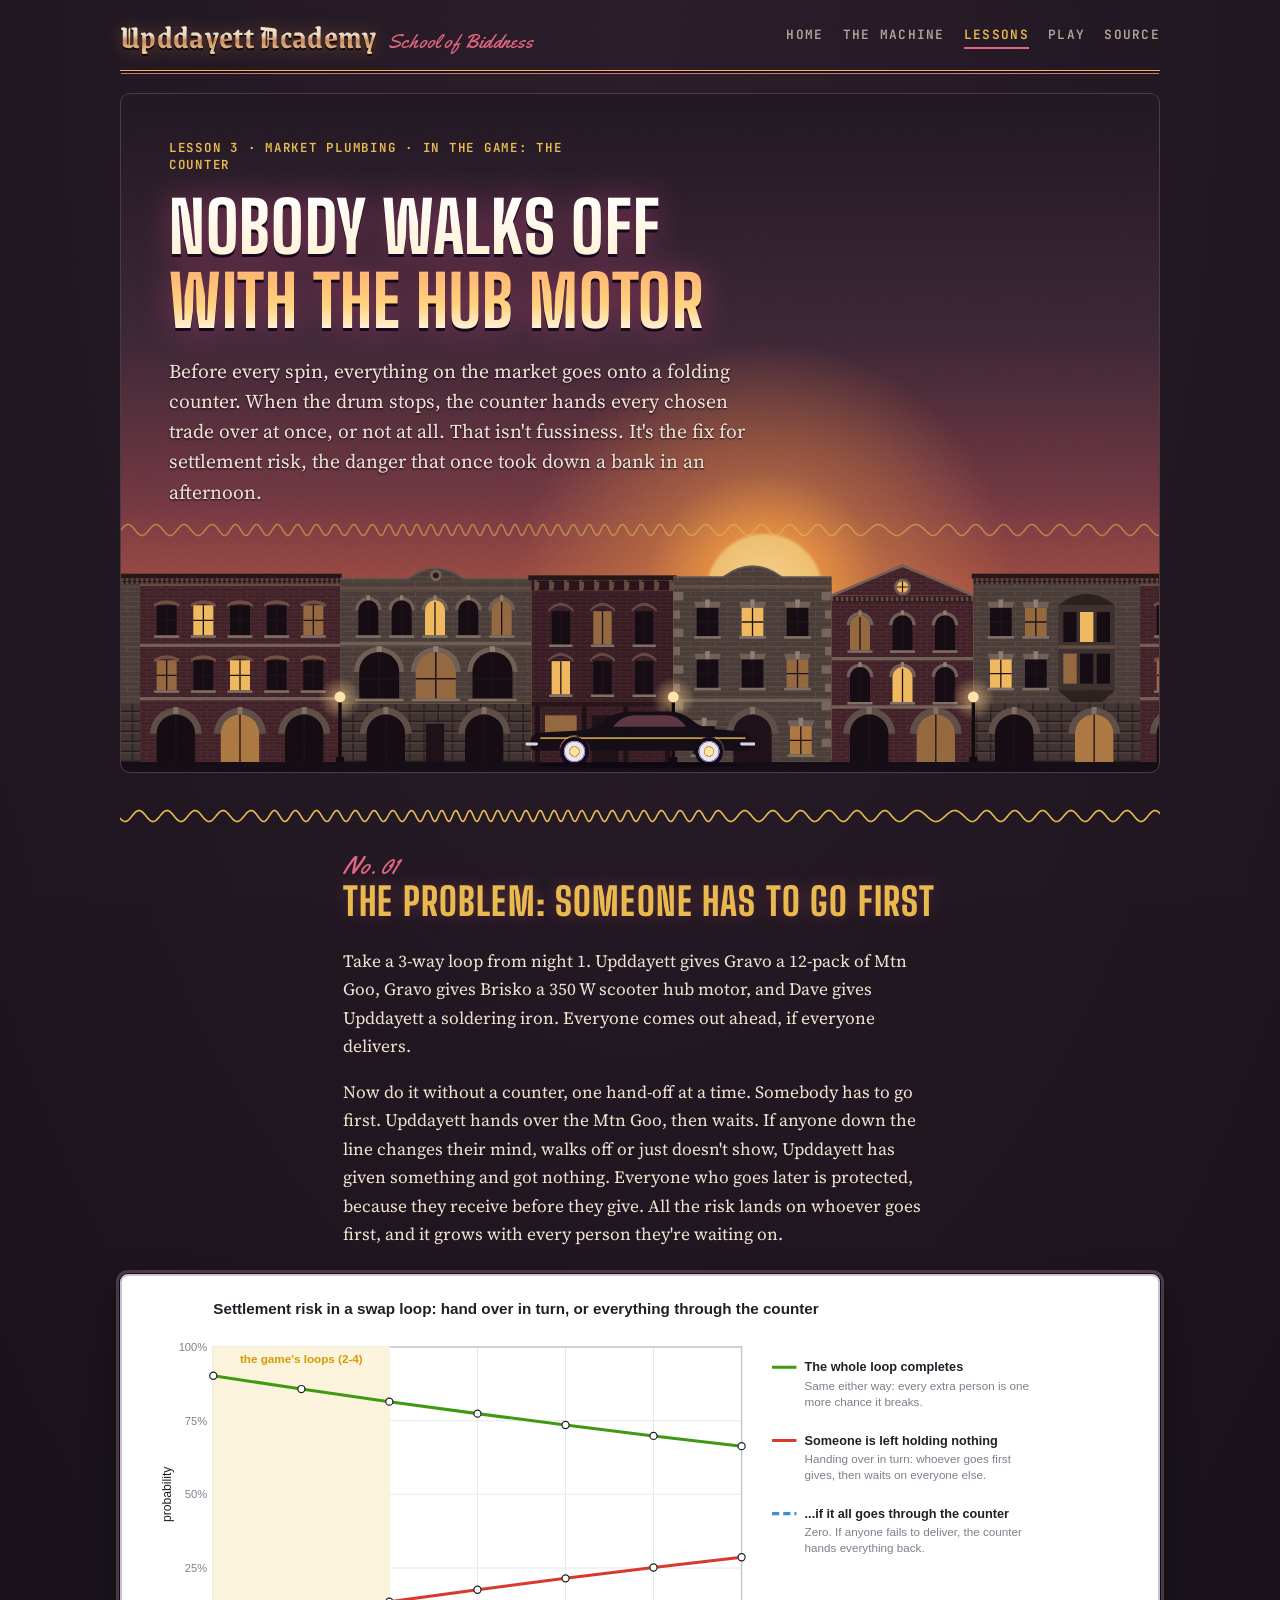
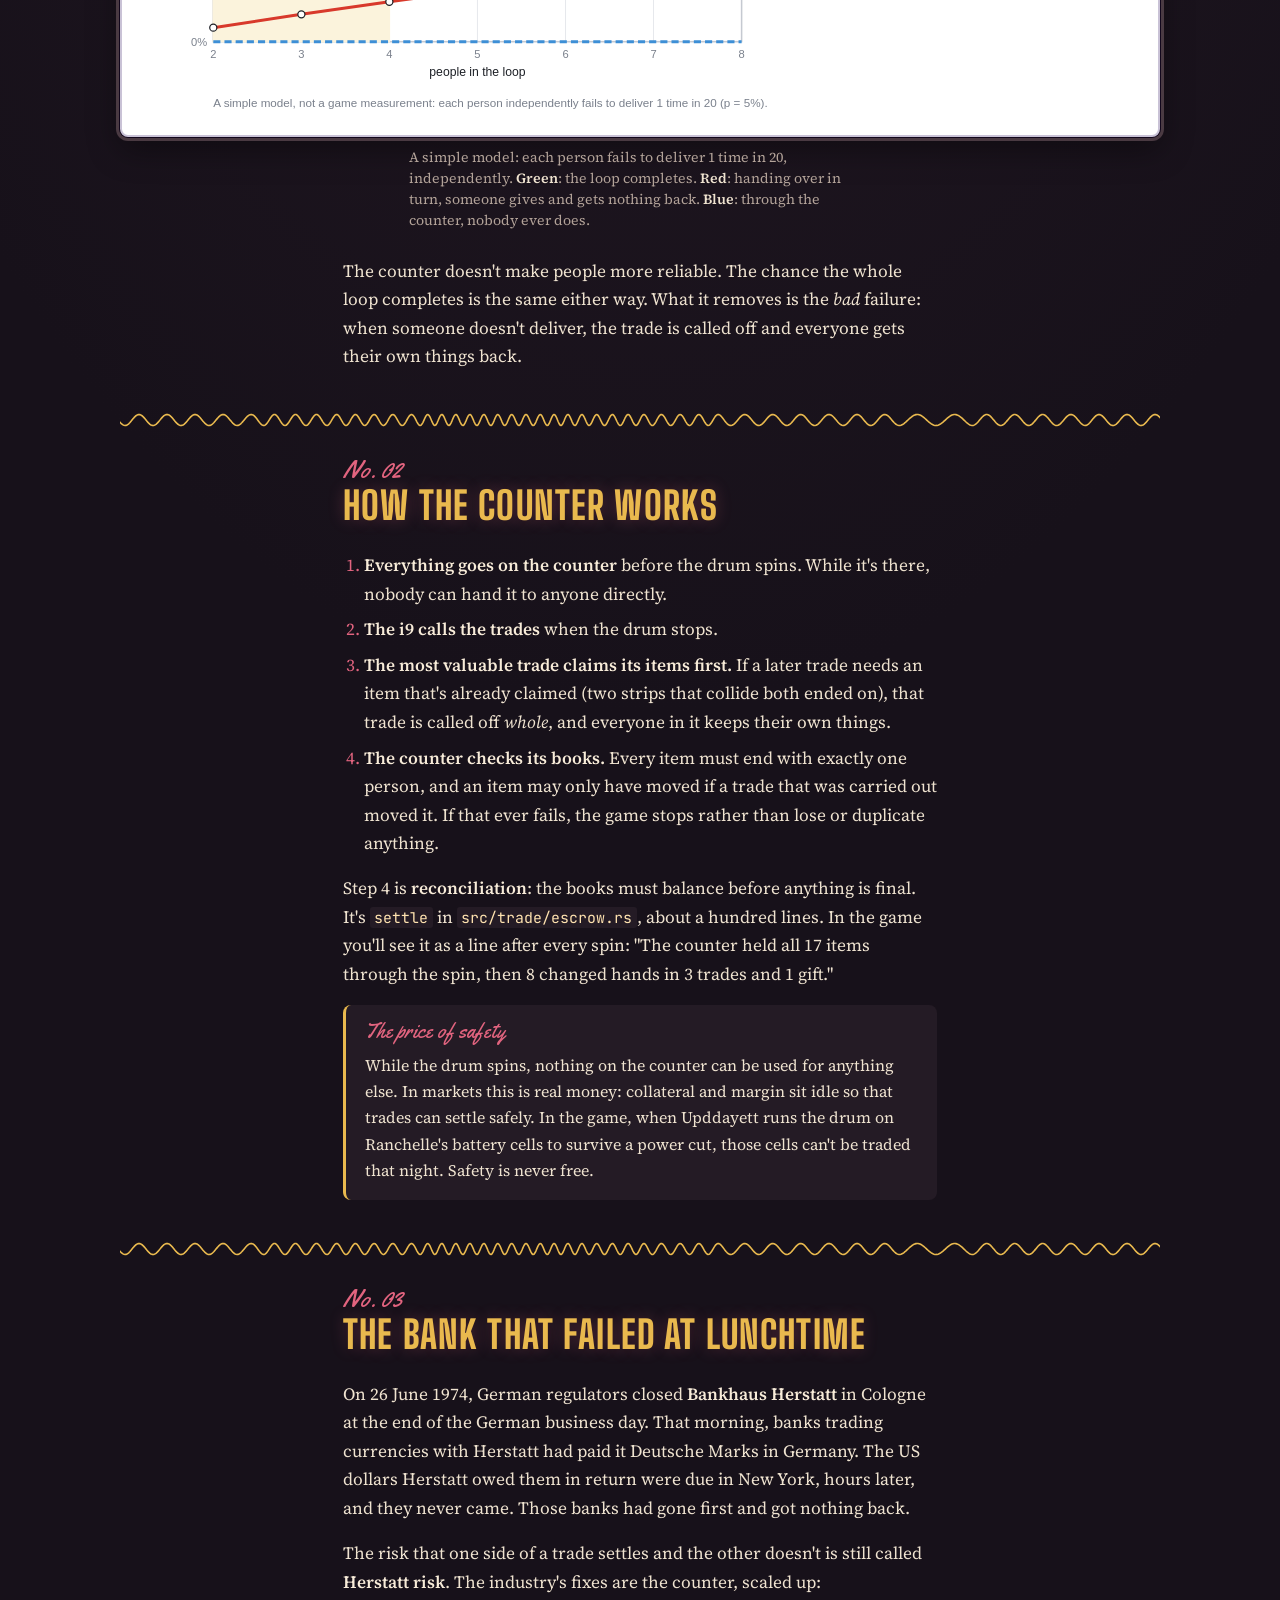
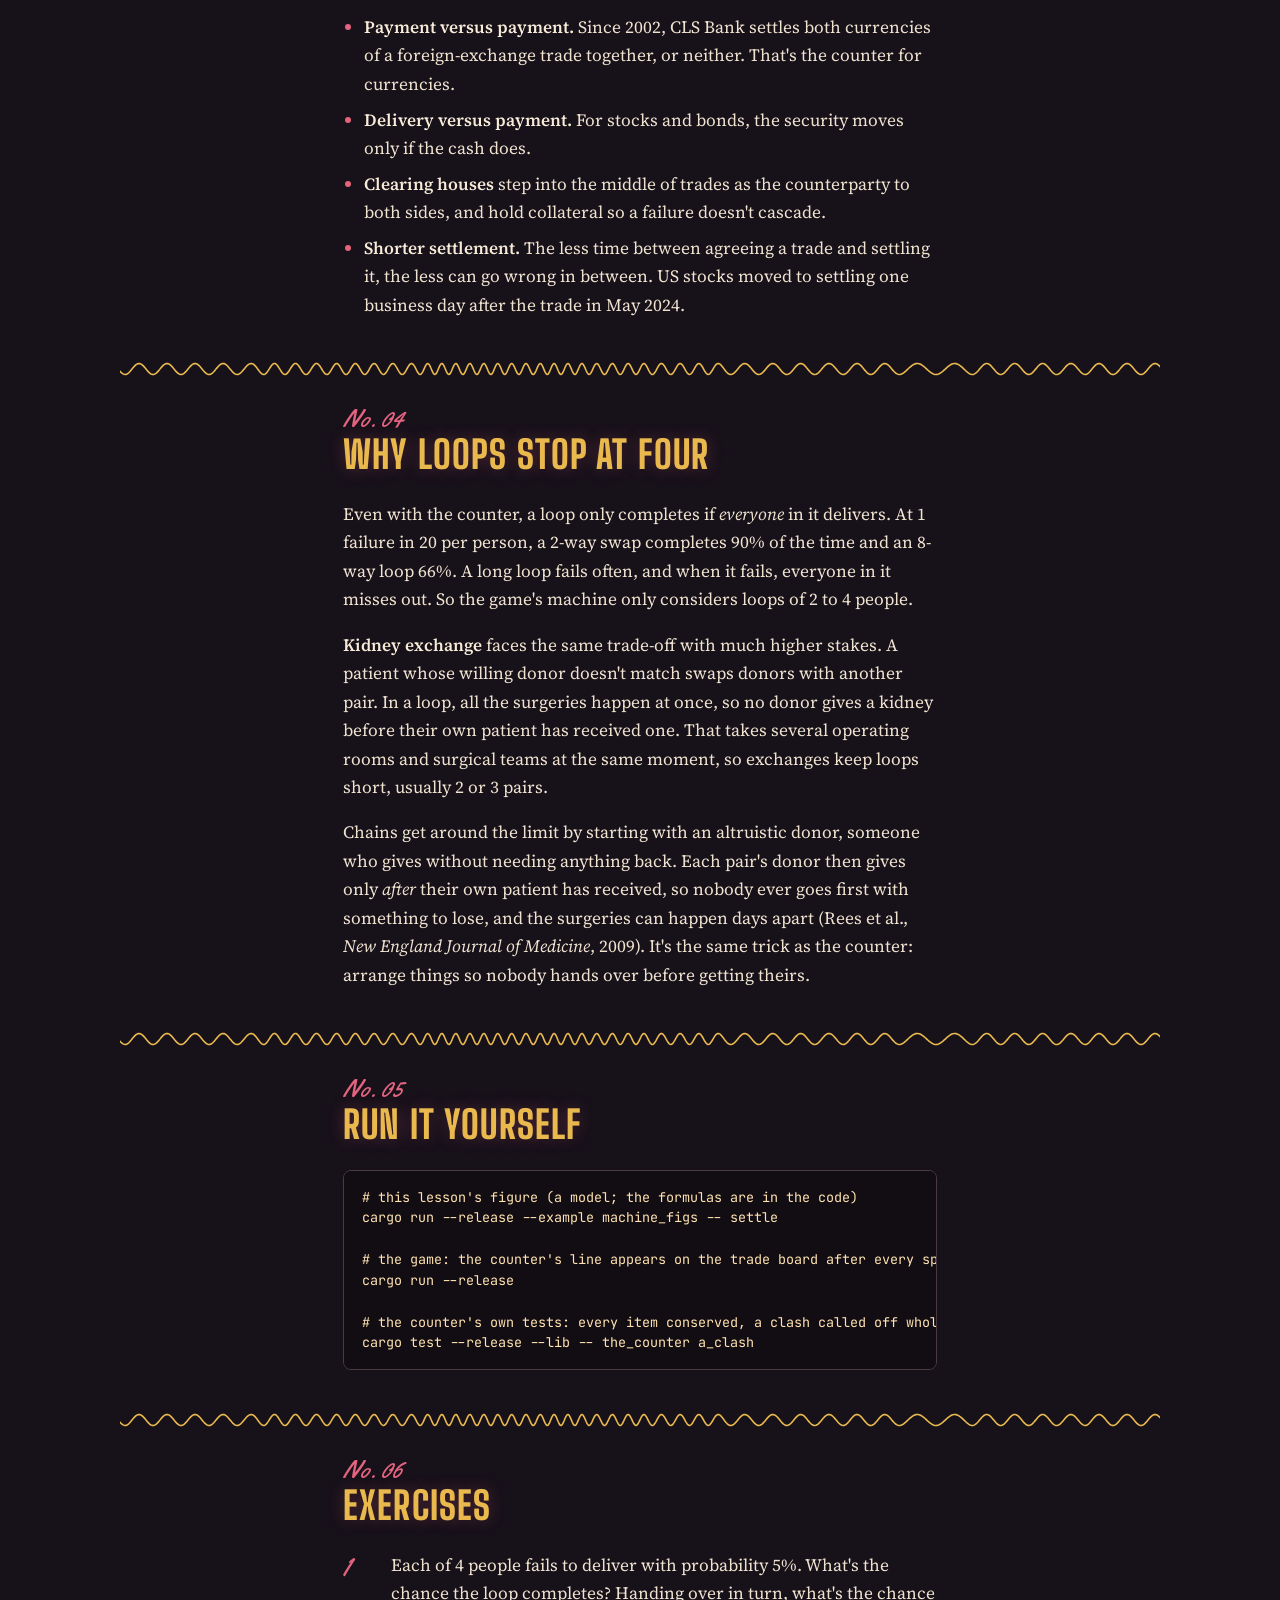
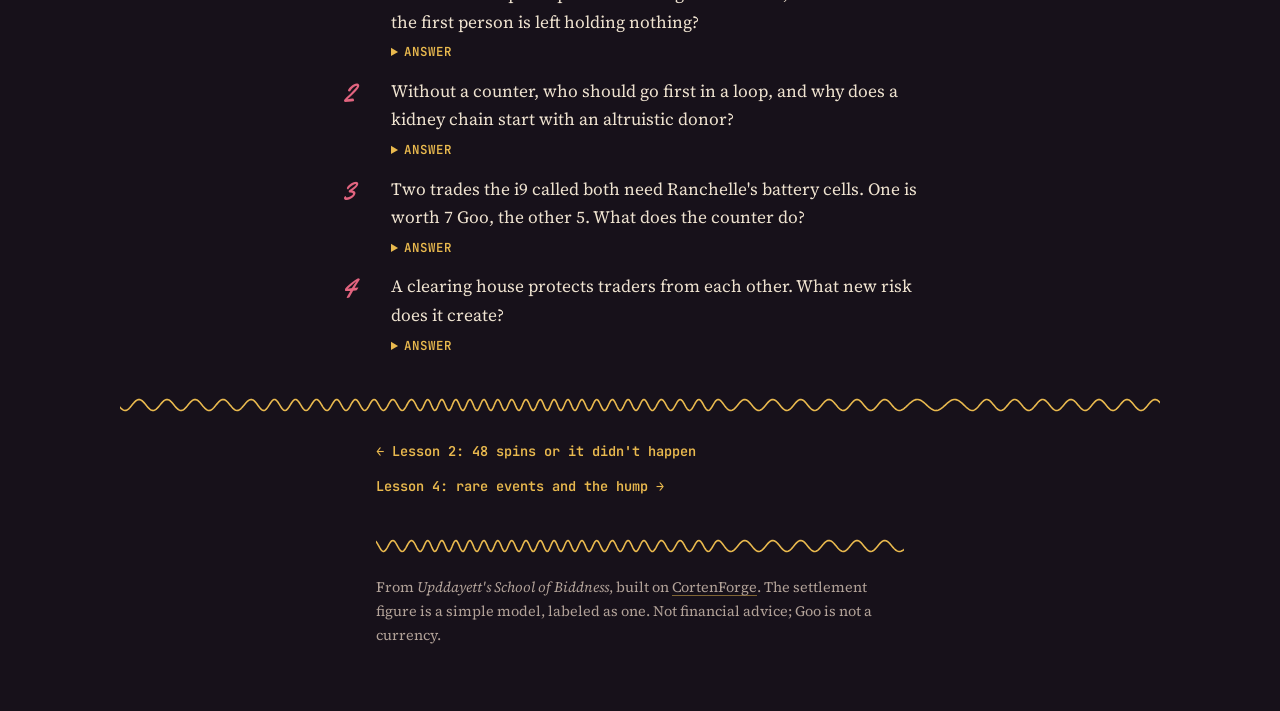
<file: site/lessons/settlement/index.html>
<!doctype html>
<html lang="en">
<head>
<meta charset="utf-8">
<meta name="viewport" content="width=device-width, initial-scale=1, viewport-fit=cover">
<title>Nobody Walks Off with the Hub Motor · Upddayett Academy</title>
<meta name="description" content="Lesson 3: settlement risk. Why every trade on Market St goes through the counter, a German bank that failed mid-afternoon in 1974, and why swap loops stop at four.">
<meta property="og:title" content="Nobody Walks Off with the Hub Motor">
<meta property="og:description" content="Settlement risk, escrow, and why swap loops stop at four.">
<meta property="og:image" content="https://youngmoolahbaby.github.io/UpddayettAcademy/img/spin-locked.jpg">
<link rel="icon" href="data:image/svg+xml,%3Csvg xmlns='http://www.w3.org/2000/svg' viewBox='0 0 32 32'%3E%3Crect width='32' height='32' rx='6' fill='%23a34a1f'/%3E%3Cpath d='M7 22c3-9 6-9 9 0s6 9 9 0' fill='none' stroke='%23fff' stroke-width='3'/%3E%3C/svg%3E">
<link rel="preconnect" href="https://fonts.googleapis.com">
<link rel="preconnect" href="https://fonts.gstatic.com" crossorigin>
<link rel="stylesheet" href="https://fonts.googleapis.com/css2?family=Big+Shoulders+Display:wght@600;800&family=Source+Serif+4:ital,opsz,wght@0,8..60,400;0,8..60,600;1,8..60,400&family=JetBrains+Mono:wght@400;600&family=Grenze+Gotisch:wght@600&family=Yellowtail&display=swap">
<link rel="stylesheet" href="../../assets/site.css?v=dev">
</head>
<body>
<div class="page">

<header class="site-head">
  <a class="wordmark" href="../../"><b>Upddayett Academy</b><span>School of Biddness</span></a>
  <nav class="nav" aria-label="Site">
    <a href="../../">Home</a>
    <a href="../../machine/">The Machine</a>
    <a href="../../#lessons" aria-current="page">Lessons</a>
    <a href="../../#play">Play</a>
    <a href="https://github.com/YoungMoolahBaby/UpddayettAcademy">Source</a>
  </nav>
</header>

<div class="hero col">
  <div class="street" aria-hidden="true"><span class="downtown"></span><span class="lowrider"><span class="body"></span><span class="wheel rear"></span><span class="wheel front"></span></span></div>
  <div class="eyebrow">Lesson 3 · Market plumbing · In the game: the counter</div>
  <h1>Nobody walks off with the hub motor</h1>
  <p class="lede">Before every spin, everything on the market goes onto a folding counter. When the drum stops, the counter hands every chosen trade over at once, or not at all. That isn't fussiness. It's the fix for settlement risk, the danger that once took down a bank in an afternoon.</p>
</div>

<section>
  <div class="sec-head col"><span class="sec-num">01</span><h2>The problem: someone has to go first</h2></div>
  <div class="col flow">
    <p>Take a 3-way loop from night 1. Upddayett gives Gravo a 12-pack of Mtn Goo, Gravo gives Brisko a 350 W scooter hub motor, and Dave gives Upddayett a soldering iron. Everyone comes out ahead, if everyone delivers.</p>
    <p>Now do it without a counter, one hand-off at a time. Somebody has to go first. Upddayett hands over the Mtn Goo, then waits. If anyone down the line changes their mind, walks off or just doesn't show, Upddayett has given something and got nothing. Everyone who goes later is protected, because they receive before they give. All the risk lands on whoever goes first, and it grows with every person they're waiting on.</p>
  </div>
  <figure>
    <div class="plate wide"><img src="../../figs/lessons/settle.svg" alt="Line chart against people in the loop from 2 to 8: the chance the whole loop completes falls from 90% to 66%; handing over in turn, the chance someone is left holding nothing rises from 5% to 29%; through the counter it stays at zero." width="1000" height="432"></div>
    <figcaption>A simple model: each person fails to deliver 1 time in 20, independently. <b>Green</b>: the loop completes. <b>Red</b>: handing over in turn, someone gives and gets nothing back. <b>Blue</b>: through the counter, nobody ever does.</figcaption>
  </figure>
  <div class="col flow">
    <p>The counter doesn't make people more reliable. The chance the whole loop completes is the same either way. What it removes is the <em>bad</em> failure: when someone doesn't deliver, the trade is called off and everyone gets their own things back.</p>
  </div>
</section>

<section>
  <div class="sec-head col"><span class="sec-num">02</span><h2>How the counter works</h2></div>
  <div class="col flow">
    <ol>
      <li><strong>Everything goes on the counter</strong> before the drum spins. While it's there, nobody can hand it to anyone directly.</li>
      <li><strong>The i9 calls the trades</strong> when the drum stops.</li>
      <li><strong>The most valuable trade claims its items first.</strong> If a later trade needs an item that's already claimed (two strips that collide both ended on), that trade is called off <em>whole</em>, and everyone in it keeps their own things.</li>
      <li><strong>The counter checks its books.</strong> Every item must end with exactly one person, and an item may only have moved if a trade that was carried out moved it. If that ever fails, the game stops rather than lose or duplicate anything.</li>
    </ol>
    <p>Step 4 is <strong>reconciliation</strong>: the books must balance before anything is final. It's <code>settle</code> in <code>src/trade/escrow.rs</code>, about a hundred lines. In the game you'll see it as a line after every spin: "The counter held all 17 items through the spin, then 8 changed hands in 3 trades and 1 gift."</p>
    <div class="aside">
      <span class="label">The price of safety</span>
      <p>While the drum spins, nothing on the counter can be used for anything else. In markets this is real money: collateral and margin sit idle so that trades can settle safely. In the game, when Upddayett runs the drum on Ranchelle's battery cells to survive a power cut, those cells can't be traded that night. Safety is never free.</p>
    </div>
  </div>
</section>

<section>
  <div class="sec-head col"><span class="sec-num">03</span><h2>The bank that failed at lunchtime</h2></div>
  <div class="col flow">
    <p>On 26 June 1974, German regulators closed <strong>Bankhaus Herstatt</strong> in Cologne at the end of the German business day. That morning, banks trading currencies with Herstatt had paid it Deutsche Marks in Germany. The US dollars Herstatt owed them in return were due in New York, hours later, and they never came. Those banks had gone first and got nothing back.</p>
    <p>The risk that one side of a trade settles and the other doesn't is still called <strong>Herstatt risk</strong>. The industry's fixes are the counter, scaled up:</p>
    <ul>
      <li><strong>Payment versus payment.</strong> Since 2002, CLS Bank settles both currencies of a foreign-exchange trade together, or neither. That's the counter for currencies.</li>
      <li><strong>Delivery versus payment.</strong> For stocks and bonds, the security moves only if the cash does.</li>
      <li><strong>Clearing houses</strong> step into the middle of trades as the counterparty to both sides, and hold collateral so a failure doesn't cascade.</li>
      <li><strong>Shorter settlement.</strong> The less time between agreeing a trade and settling it, the less can go wrong in between. US stocks moved to settling one business day after the trade in May 2024.</li>
    </ul>
  </div>
</section>

<section>
  <div class="sec-head col"><span class="sec-num">04</span><h2>Why loops stop at four</h2></div>
  <div class="col flow">
    <p>Even with the counter, a loop only completes if <em>everyone</em> in it delivers. At 1 failure in 20 per person, a 2-way swap completes 90% of the time and an 8-way loop 66%. A long loop fails often, and when it fails, everyone in it misses out. So the game's machine only considers loops of 2 to 4 people.</p>
    <p><strong>Kidney exchange</strong> faces the same trade-off with much higher stakes. A patient whose willing donor doesn't match swaps donors with another pair. In a loop, all the surgeries happen at once, so no donor gives a kidney before their own patient has received one. That takes several operating rooms and surgical teams at the same moment, so exchanges keep loops short, usually 2 or 3 pairs.</p>
    <p>Chains get around the limit by starting with an altruistic donor, someone who gives without needing anything back. Each pair's donor then gives only <em>after</em> their own patient has received, so nobody ever goes first with something to lose, and the surgeries can happen days apart (Rees et al., <em>New England Journal of Medicine</em>, 2009). It's the same trick as the counter: arrange things so nobody hands over before getting theirs.</p>
  </div>
</section>

<section>
  <div class="sec-head col"><span class="sec-num">05</span><h2>Run it yourself</h2></div>
  <div class="col flow">
<pre><code># this lesson's figure (a model; the formulas are in the code)
cargo run --release --example machine_figs -- settle

# the game: the counter's line appears on the trade board after every spin
cargo run --release

# the counter's own tests: every item conserved, a clash called off whole
cargo test --release --lib -- the_counter a_clash</code></pre>
  </div>
</section>

<section>
  <div class="sec-head col"><span class="sec-num">06</span><h2>Exercises</h2></div>
  <div class="col">
    <ol class="exercises">
      <li><div><p>Each of 4 people fails to deliver with probability 5%. What's the chance the loop completes? Handing over in turn, what's the chance the first person is left holding nothing?</p>
        <details><summary>Answer</summary><p>Completes: 0.95<sup>4</sup> ≈ 81.5%. The first person loses if they deliver (95%) and any of the other three doesn't (1 − 0.95<sup>3</sup> ≈ 14.3%): 0.95 × 0.143 ≈ 13.5%.</p></details></div></li>
      <li><div><p>Without a counter, who should go first in a loop, and why does a kidney chain start with an altruistic donor?</p>
        <details><summary>Answer</summary><p>Whoever has the least to lose by not being paid back. An altruistic donor wants nothing in return, so they lose nothing if the chain breaks after them. Every later donor gives only after their own patient has received.</p></details></div></li>
      <li><div><p>Two trades the i9 called both need Ranchelle's battery cells. One is worth 7 Goo, the other 5. What does the counter do?</p>
        <details><summary>Answer</summary><p>The 7-Goo trade claims the cells first and is carried out. The 5-Goo trade is called off whole: everyone in it keeps their own things, and nobody is left half-traded.</p></details></div></li>
      <li><div><p>A clearing house protects traders from each other. What new risk does it create?</p>
        <details><summary>Answer</summary><p>It concentrates risk: if the clearing house itself fails, everyone is exposed at once. That's why clearing houses are tightly regulated and hold large pools of collateral, and why the counter in the game checks its own books after every spin.</p></details></div></li>
    </ol>
  </div>
</section>

<section>
  <div class="col lesson-nav">
    <a href="../overfitting/">← Lesson 2: 48 spins or it didn't happen</a>
    <a href="../rare-events/">Lesson 4: rare events and the hump →</a>
  </div>
</section>

<footer class="col">
  <p>From <em>Upddayett's School of Biddness</em>, built on <a href="https://crates.io/crates/cortenforge">CortenForge</a>. The settlement figure is a simple model, labeled as one. Not financial advice; Goo is not a currency.</p>
</footer>

</div>
</body>
</html>
</file>
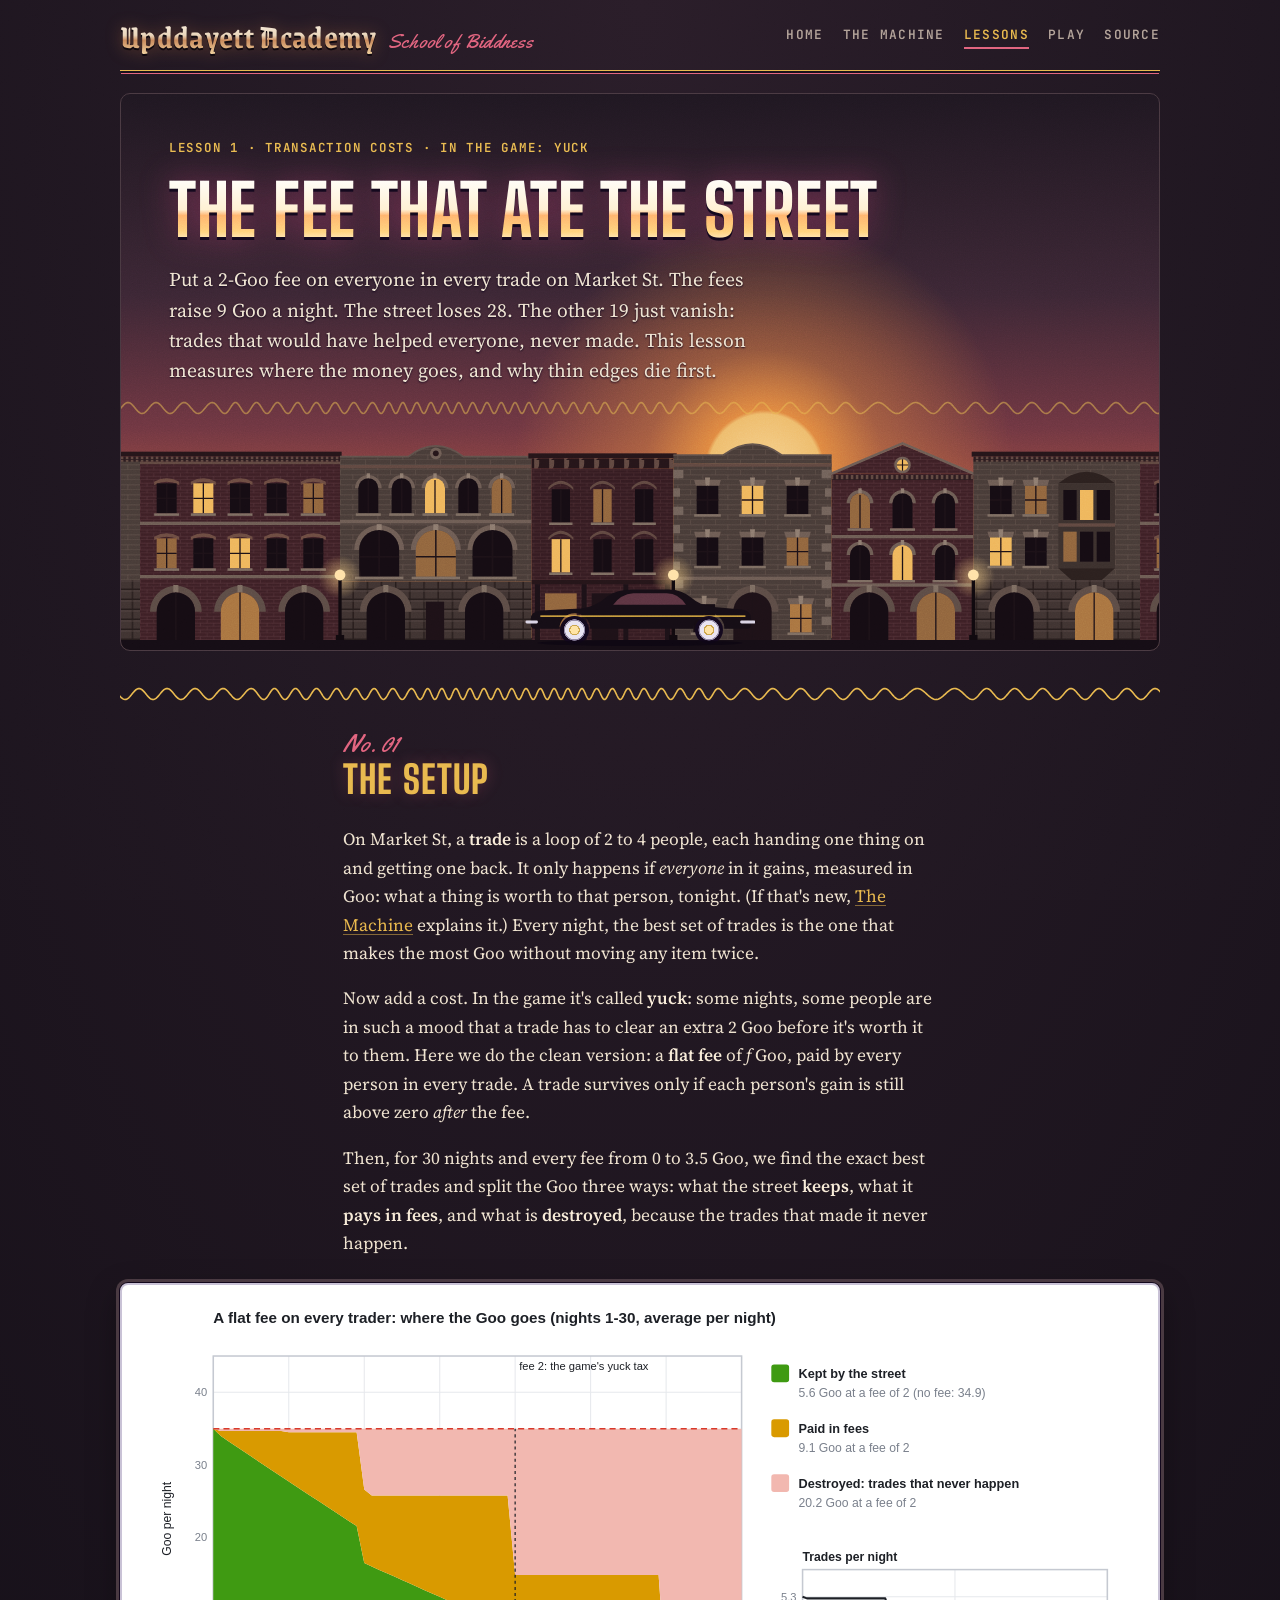
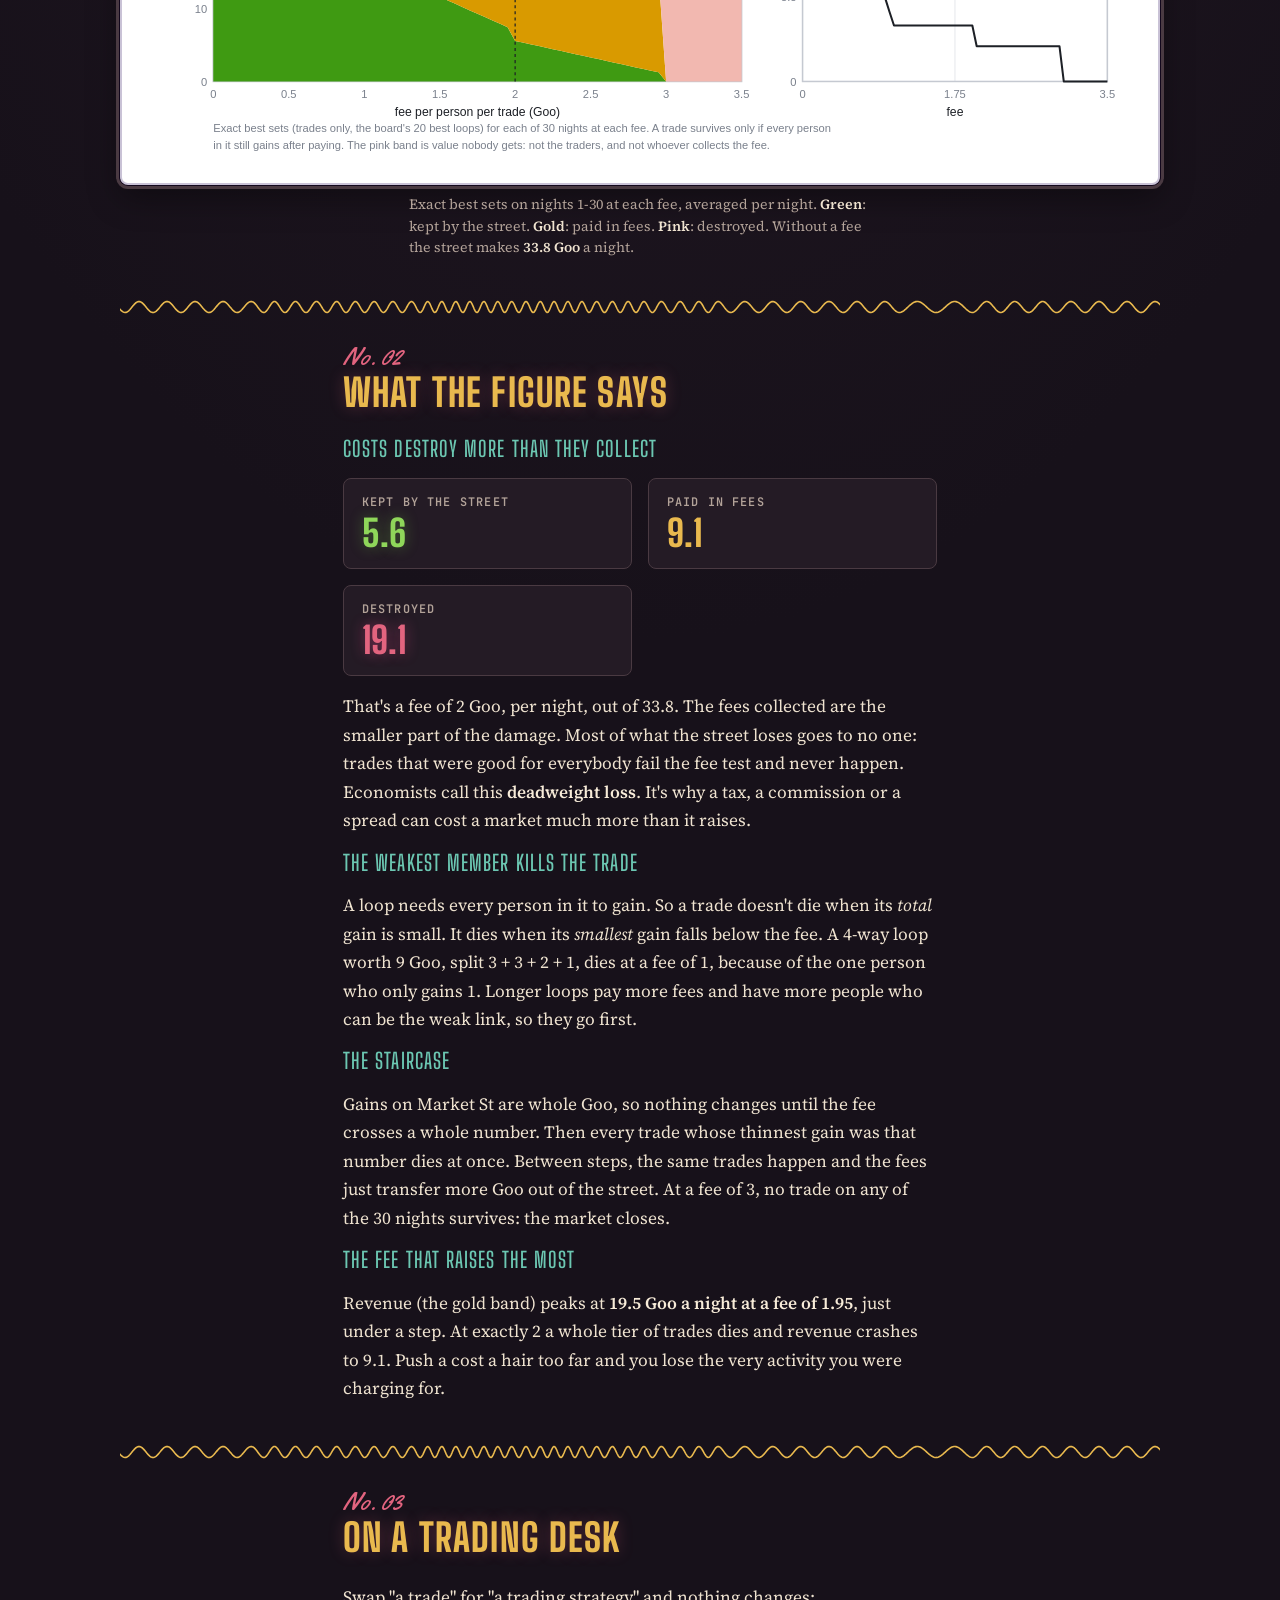
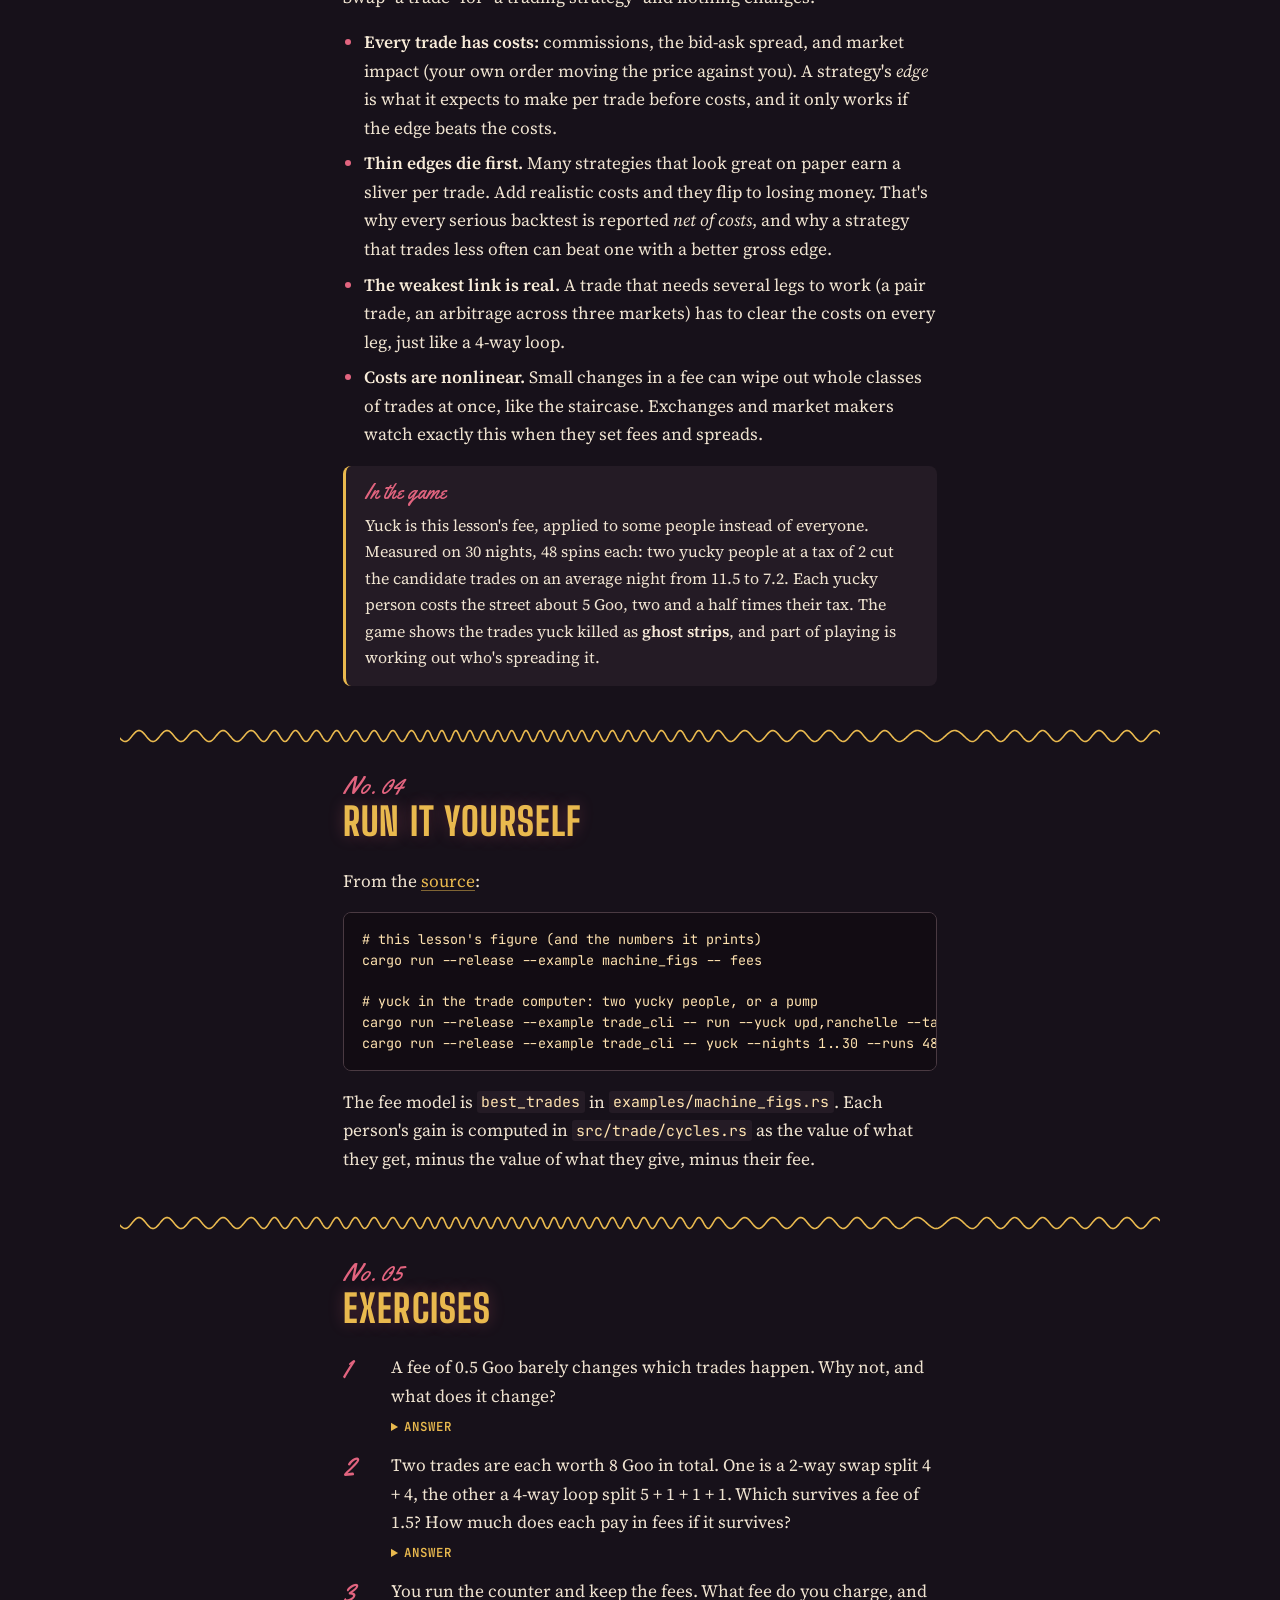
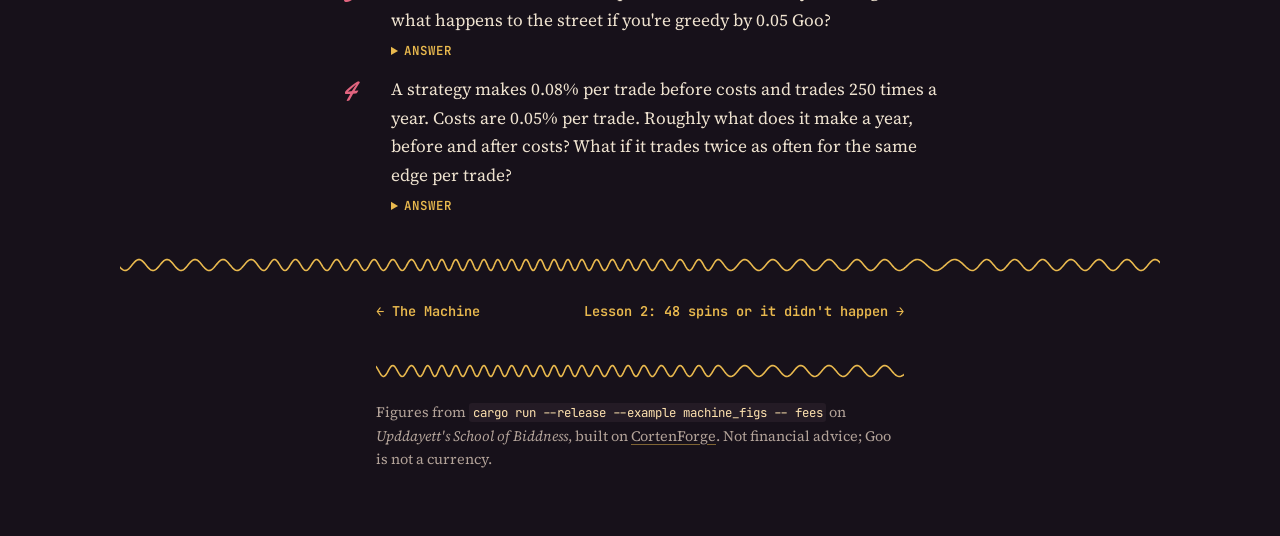
<file: site/lessons/transaction-costs/index.html>
<!doctype html>
<html lang="en">
<head>
<meta charset="utf-8">
<meta name="viewport" content="width=device-width, initial-scale=1, viewport-fit=cover">
<title>The Fee That Ate the Street · Upddayett Academy</title>
<meta name="description" content="Lesson 1: transaction costs. A flat 2-Goo fee raises 9 Goo a night and destroys 19. Measured on 30 nights of the game's real market.">
<meta property="og:title" content="The Fee That Ate the Street">
<meta property="og:description" content="A 2-Goo fee raises 9 Goo a night and destroys 19. Transaction costs, measured.">
<meta property="og:image" content="https://youngmoolahbaby.github.io/UpddayettAcademy/img/spin-hot.jpg">
<link rel="icon" href="data:image/svg+xml,%3Csvg xmlns='http://www.w3.org/2000/svg' viewBox='0 0 32 32'%3E%3Crect width='32' height='32' rx='6' fill='%23a34a1f'/%3E%3Cpath d='M7 22c3-9 6-9 9 0s6 9 9 0' fill='none' stroke='%23fff' stroke-width='3'/%3E%3C/svg%3E">
<link rel="preconnect" href="https://fonts.googleapis.com">
<link rel="preconnect" href="https://fonts.gstatic.com" crossorigin>
<link rel="stylesheet" href="https://fonts.googleapis.com/css2?family=Big+Shoulders+Display:wght@600;800&family=Source+Serif+4:ital,opsz,wght@0,8..60,400;0,8..60,600;1,8..60,400&family=JetBrains+Mono:wght@400;600&family=Grenze+Gotisch:wght@600&family=Yellowtail&display=swap">
<link rel="stylesheet" href="../../assets/site.css?v=dev">
</head>
<body>
<div class="page">

<header class="site-head">
  <a class="wordmark" href="../../"><b>Upddayett Academy</b><span>School of Biddness</span></a>
  <nav class="nav" aria-label="Site">
    <a href="../../">Home</a>
    <a href="../../machine/">The Machine</a>
    <a href="../../#lessons" aria-current="page">Lessons</a>
    <a href="../../#play">Play</a>
    <a href="https://github.com/YoungMoolahBaby/UpddayettAcademy">Source</a>
  </nav>
</header>

<div class="hero col">
  <div class="street" aria-hidden="true"><span class="downtown"></span><span class="lowrider"><span class="body"></span><span class="wheel rear"></span><span class="wheel front"></span></span></div>
  <div class="eyebrow">Lesson 1 · Transaction costs · In the game: yuck</div>
  <h1>The fee that ate the street</h1>
  <p class="lede">Put a 2-Goo fee on everyone in every trade on Market St. The fees raise 9 Goo a night. The street loses 28. The other 19 just vanish: trades that would have helped everyone, never made. This lesson measures where the money goes, and why thin edges die first.</p>
</div>

<section>
  <div class="sec-head col"><span class="sec-num">01</span><h2>The setup</h2></div>
  <div class="col flow">
    <p>On Market St, a <strong>trade</strong> is a loop of 2 to 4 people, each handing one thing on and getting one back. It only happens if <em>everyone</em> in it gains, measured in Goo: what a thing is worth to that person, tonight. (If that's new, <a href="../../machine/">The Machine</a> explains it.) Every night, the best set of trades is the one that makes the most Goo without moving any item twice.</p>
    <p>Now add a cost. In the game it's called <strong>yuck</strong>: some nights, some people are in such a mood that a trade has to clear an extra 2 Goo before it's worth it to them. Here we do the clean version: a <strong>flat fee</strong> of <em>f</em> Goo, paid by every person in every trade. A trade survives only if each person's gain is still above zero <em>after</em> the fee.</p>
    <p>Then, for 30 nights and every fee from 0 to 3.5 Goo, we find the exact best set of trades and split the Goo three ways: what the street <strong>keeps</strong>, what it <strong>pays in fees</strong>, and what is <strong>destroyed</strong>, because the trades that made it never happen.</p>
  </div>
  <figure>
    <div class="plate wide"><img src="../../figs/lessons/fees.svg" alt="Stacked area chart: as the fee per person rises from 0 to 3.5 Goo, the Goo kept by the street (green) falls from 33.8, fees paid (gold) rise and fall in steps, and destroyed value (pink) grows until everything is destroyed at a fee of 3. A small inset shows trades per night falling from 5.4 to 0 in steps." width="1000" height="470"></div>
    <figcaption>Exact best sets on nights 1-30 at each fee, averaged per night. <b>Green</b>: kept by the street. <b>Gold</b>: paid in fees. <b>Pink</b>: destroyed. Without a fee the street makes <b>33.8 Goo</b> a night.</figcaption>
  </figure>
</section>

<section>
  <div class="sec-head col"><span class="sec-num">02</span><h2>What the figure says</h2></div>
  <div class="col flow">
    <h3>Costs destroy more than they collect</h3>
    <div class="compare">
      <div><span class="k">Kept by the street</span><span class="v on">5.6</span></div>
      <div><span class="k">Paid in fees</span><span class="v off">9.1</span></div>
      <div><span class="k">Destroyed</span><span class="v bad">19.1</span></div>
    </div>
    <p>That's a fee of 2 Goo, per night, out of 33.8. The fees collected are the smaller part of the damage. Most of what the street loses goes to no one: trades that were good for everybody fail the fee test and never happen. Economists call this <strong>deadweight loss</strong>. It's why a tax, a commission or a spread can cost a market much more than it raises.</p>

    <h3>The weakest member kills the trade</h3>
    <p>A loop needs every person in it to gain. So a trade doesn't die when its <em>total</em> gain is small. It dies when its <em>smallest</em> gain falls below the fee. A 4-way loop worth 9 Goo, split 3 + 3 + 2 + 1, dies at a fee of 1, because of the one person who only gains 1. Longer loops pay more fees and have more people who can be the weak link, so they go first.</p>

    <h3>The staircase</h3>
    <p>Gains on Market St are whole Goo, so nothing changes until the fee crosses a whole number. Then every trade whose thinnest gain was that number dies at once. Between steps, the same trades happen and the fees just transfer more Goo out of the street. At a fee of 3, no trade on any of the 30 nights survives: the market closes.</p>

    <h3>The fee that raises the most</h3>
    <p>Revenue (the gold band) peaks at <strong>19.5 Goo a night at a fee of 1.95</strong>, just under a step. At exactly 2 a whole tier of trades dies and revenue crashes to 9.1. Push a cost a hair too far and you lose the very activity you were charging for.</p>
  </div>
</section>

<section>
  <div class="sec-head col"><span class="sec-num">03</span><h2>On a trading desk</h2></div>
  <div class="col flow">
    <p>Swap "a trade" for "a trading strategy" and nothing changes:</p>
    <ul>
      <li><strong>Every trade has costs:</strong> commissions, the bid-ask spread, and market impact (your own order moving the price against you). A strategy's <em>edge</em> is what it expects to make per trade before costs, and it only works if the edge beats the costs.</li>
      <li><strong>Thin edges die first.</strong> Many strategies that look great on paper earn a sliver per trade. Add realistic costs and they flip to losing money. That's why every serious backtest is reported <em>net of costs</em>, and why a strategy that trades less often can beat one with a better gross edge.</li>
      <li><strong>The weakest link is real.</strong> A trade that needs several legs to work (a pair trade, an arbitrage across three markets) has to clear the costs on every leg, just like a 4-way loop.</li>
      <li><strong>Costs are nonlinear.</strong> Small changes in a fee can wipe out whole classes of trades at once, like the staircase. Exchanges and market makers watch exactly this when they set fees and spreads.</li>
    </ul>
    <div class="aside">
      <span class="label">In the game</span>
      <p>Yuck is this lesson's fee, applied to some people instead of everyone. Measured on 30 nights, 48 spins each: two yucky people at a tax of 2 cut the candidate trades on an average night from 11.5 to 7.2. Each yucky person costs the street about 5 Goo, two and a half times their tax. The game shows the trades yuck killed as <strong>ghost strips</strong>, and part of playing is working out who's spreading it.</p>
    </div>
  </div>
</section>

<section>
  <div class="sec-head col"><span class="sec-num">04</span><h2>Run it yourself</h2></div>
  <div class="col flow">
    <p>From the <a href="https://github.com/YoungMoolahBaby/UpddayettAcademy">source</a>:</p>
<pre><code># this lesson's figure (and the numbers it prints)
cargo run --release --example machine_figs -- fees

# yuck in the trade computer: two yucky people, or a pump
cargo run --release --example trade_cli -- run --yuck upd,ranchelle --tax 2
cargo run --release --example trade_cli -- yuck --nights 1..30 --runs 48</code></pre>
    <p>The fee model is <code>best_trades</code> in <code>examples/machine_figs.rs</code>. Each person's gain is computed in <code>src/trade/cycles.rs</code> as the value of what they get, minus the value of what they give, minus their fee.</p>
  </div>
</section>

<section>
  <div class="sec-head col"><span class="sec-num">05</span><h2>Exercises</h2></div>
  <div class="col">
    <ol class="exercises">
      <li><div><p>A fee of 0.5 Goo barely changes which trades happen. Why not, and what does it change?</p>
        <details><summary>Answer</summary><p>Every gain is a whole number of Goo, at least 1, so a 0.5 fee never pushes a gain to zero and no trade dies. It just moves 6.7 Goo a night from the street to the fees. (Trades per night even tick up slightly, 5.4 to 5.6. The fee is charged per person, so it can tip the best set toward shorter loops.)</p></details></div></li>
      <li><div><p>Two trades are each worth 8 Goo in total. One is a 2-way swap split 4 + 4, the other a 4-way loop split 5 + 1 + 1 + 1. Which survives a fee of 1.5? How much does each pay in fees if it survives?</p>
        <details><summary>Answer</summary><p>The 2-way swap survives (4 − 1.5 > 0 for both) and pays 2 × 1.5 = 3 Goo, keeping 5. The 4-way loop dies: three of its people gain only 1, less than the fee. Had it survived, it would have paid 4 × 1.5 = 6 Goo of its 8 in fees.</p></details></div></li>
      <li><div><p>You run the counter and keep the fees. What fee do you charge, and what happens to the street if you're greedy by 0.05 Goo?</p>
        <details><summary>Answer</summary><p>1.95 raises the most, 19.5 Goo a night, and the street keeps 6.4. At 2.0 every trade whose thinnest gain was 2 dies: revenue falls to 9.1 and the street keeps 5.6. Both of you lose.</p></details></div></li>
      <li><div><p>A strategy makes 0.08% per trade before costs and trades 250 times a year. Costs are 0.05% per trade. Roughly what does it make a year, before and after costs? What if it trades twice as often for the same edge per trade?</p>
        <details><summary>Answer</summary><p>Before costs about 250 × 0.08% = 20%; after, 250 × 0.03% = 7.5% (ignoring compounding). Trading twice as often doubles both: 40% before, 15% after. But if trading more means a thinner edge per trade, say 0.06%, the net per trade falls to 0.01% and the year to 5%. The edge has to clear the cost on every single trade.</p></details></div></li>
    </ol>
  </div>
</section>

<section>
  <div class="col lesson-nav">
    <a href="../../machine/">← The Machine</a>
    <a href="../overfitting/">Lesson 2: 48 spins or it didn't happen →</a>
  </div>
</section>

<footer class="col">
  <p>Figures from <code>cargo run --release --example machine_figs -- fees</code> on <em>Upddayett's School of Biddness</em>, built on <a href="https://crates.io/crates/cortenforge">CortenForge</a>. Not financial advice; Goo is not a currency.</p>
</footer>

</div>
</body>
</html>
</file>
<file: site/assets/site.css>
/* Upddayett Academy: the West Coast as a Midwesterner pictures it with the
   whistle on and the lyrics off. Dusk on a historic downtown Main St: brick
   and stone masonry blocks, acorn streetlamps, a lowered
   sedan at the curb, film grain over everything.
   Layout: one reading column of ~66ch under a full-width dusk band; figures
   break out wider as white plates in steel frames. The whistle (a gliding
   sine, the G-funk lead and the strips' own motion) divides the sections.
   One deliberate look, dark at dusk in every theme. */
:root {
  color-scheme: dark;
  --night: #17111a;      /* dusk over a county road: page ground */
  --surface: #241b25;    /* cards, code, asides */
  --ink: #efe3d0;        /* porch-light cream */
  --muted: #b3a399;
  --rule: #4a3a42;
  --sun: #e0863f;        /* a hazy sunset */
  --pink: #e2647f;       /* dusty neon */
  --gold: #e9b94e;       /* the whistle, pinstripes */
  --teal: #6cc7b2;       /* the car-stereo LCD */
  --plate: #ffffff;      /* figures are drawn on white */
  --goo: #8fd65a;
  --sil: #140c14;        /* everything against the sky */
  --row: clamp(130px, 19vw, 200px); /* the buildings' height */
  --rust: var(--pink);   /* older markup's accent hook */
  --display: "Big Shoulders Display", "Arial Narrow", "Helvetica Neue", Arial, sans-serif;
  --gothic: "Grenze Gotisch", "Old English Text MT", "Big Shoulders Display", serif;
  --script: "Yellowtail", "Brush Script MT", cursive;
  --body: "Source Serif 4", Georgia, "Times New Roman", serif;
  --mono: "JetBrains Mono", ui-monospace, Consolas, monospace;
  /* The whistle: a true sine following a short melody, with glides and vibrato
     (img/whistle.svg, generated by img/whistle.awk). One 960px tile = one phrase. */
  --whistle: url("../img/whistle.svg");
  --grain: url("data:image/svg+xml,%3Csvg xmlns='http://www.w3.org/2000/svg' width='180' height='180'%3E%3Cfilter id='g'%3E%3CfeTurbulence type='fractalNoise' baseFrequency='0.85' numOctaves='2' stitchTiles='stitch'/%3E%3CfeColorMatrix type='saturate' values='0'/%3E%3C/filter%3E%3Crect width='100%25' height='100%25' filter='url(%23g)'/%3E%3C/svg%3E");
}

*, *::before, *::after { box-sizing: border-box; }
html { -webkit-text-size-adjust: 100%; }
body {
  margin: 0; color: var(--ink); font: 400 1.08rem/1.65 var(--body);
  background-color: var(--night);
  background-image: radial-gradient(120% 60% at 50% 0%, #2a1d29 0%, var(--night) 70%);
  background-repeat: no-repeat;
}
/* Film grain over the whole page. */
body::after {
  content: ""; position: fixed; inset: 0; z-index: 50; pointer-events: none;
  background: var(--grain); opacity: 0.07; mix-blend-mode: overlay;
}
::selection { background: var(--pink); color: #1a0f16; }
img { max-width: 100%; }
.page { max-width: 1080px; margin: 0 auto; padding-inline: 20px; padding-block: 0 64px; }
.col { max-width: min(66ch, 100%); margin-inline: auto; width: 100%; }
h1, h2, h3 { font-family: var(--display); text-wrap: balance; line-height: 1.05; margin: 0; }
h1 { font-size: clamp(2.5rem, 7vw, 4.4rem); font-weight: 800; letter-spacing: 0.01em; text-transform: uppercase; }
h2 {
  font-size: clamp(1.8rem, 4vw, 2.4rem); font-weight: 800; text-transform: uppercase; letter-spacing: 0.03em;
  color: var(--gold); text-shadow: 0 0 16px rgba(226, 100, 127, 0.3);
}
h3 { font-size: 1.35rem; font-weight: 600; text-transform: uppercase; letter-spacing: 0.05em; color: var(--teal); }
p { margin: 0; }
a { color: var(--gold); text-decoration-color: rgba(233, 185, 78, 0.5); text-underline-offset: 3px; }
a:hover { color: var(--pink); text-decoration-color: var(--pink); }
a:focus-visible, button:focus-visible, summary:focus-visible { outline: 2px solid var(--teal); outline-offset: 3px; }
strong { font-weight: 600; color: #f8ecd9; }
sup, sub { line-height: 0; }

/* Site header: weathered-steel Old English wordmark, pinstriped underneath */
.site-head {
  display: flex; flex-wrap: wrap; align-items: center; justify-content: space-between; gap: 0.6rem 1.4rem;
  padding-block: 20px 16px; margin-bottom: 0;
  border-bottom: 1px solid var(--gold); box-shadow: 0 3px 0 -1px var(--night), 0 4px 0 -1px var(--pink);
}
.wordmark { display: flex; align-items: baseline; gap: 0.7rem; text-decoration: none; }
.wordmark b {
  font: 600 2.1rem/1 var(--gothic); letter-spacing: 0.01em;
  background: linear-gradient(180deg, #fbf2e4 0%, #ead6bb 45%, #c98a5c 60%, #efcf9c 100%);
  -webkit-background-clip: text; background-clip: text; color: transparent;
  filter: drop-shadow(0 2px 0 #0e080e) drop-shadow(0 0 8px rgba(224, 134, 63, 0.3));
}
.wordmark span { font: 400 1.25rem/1 var(--script); color: var(--pink); letter-spacing: 0.01em; text-transform: none; }
.nav { display: flex; flex-wrap: wrap; gap: 0.3rem 1.2rem; font: 600 0.8rem/1 var(--mono); letter-spacing: 0.1em; text-transform: uppercase; }
.nav a { color: var(--muted); text-decoration: none; padding-block: 0.3rem; border-bottom: 2px solid transparent; }
.nav a:hover { color: var(--ink); }
.nav a[aria-current="page"] { color: var(--gold); border-color: var(--pink); }

.flow { display: flex; flex-direction: column; gap: 1.05rem; }
/* Flex children may shrink below their content, so wide figures, tables and
   code scroll inside their own boxes instead of widening the page. */
.flow > *, section > *, figure > *, .hero > * { min-width: 0; max-width: 100%; }

/* Sections, divided by the whistle (with room after a figure caption) */
figure + section { margin-top: 1.2rem; }
section {
  display: flex; flex-direction: column; gap: 1.6rem; padding-block: 2.8rem 2.6rem;
  background: var(--whistle) center top / 960px 16px repeat-x;
}

/* The dusk band: a hazy sun going down behind the county road */
.eyebrow { font: 600 0.78rem/1.4 var(--mono); letter-spacing: 0.14em; text-transform: uppercase; color: var(--teal); }
.hero.col { max-width: 100%; }
.hero {
  position: relative; overflow: hidden; isolation: isolate;
  display: flex; flex-direction: column; gap: 1.1rem;
  margin-block: 1.4rem 2.2rem; padding: clamp(1.6rem, 4vw, 2.8rem) clamp(1.1rem, 4vw, 3rem) calc(var(--row) + 64px);
  border-radius: 10px; border: 1px solid var(--rule);
  background:
    linear-gradient(180deg, transparent calc(100% - 12px), var(--sil) calc(100% - 12px)),
    linear-gradient(180deg, transparent 72%, rgba(232, 172, 110, 0.22) 94%, transparent 100%),
    radial-gradient(circle at 62% calc(100% - var(--row) + 20px), #f6d08a 0, #eebb6a 56px, #e0863f 60px, rgba(224, 134, 63, 0.45) 120px, rgba(169, 80, 62, 0) 250px),
    linear-gradient(180deg, #1e1620 0%, #3a2533 36%, #6d3540 60%, #a9503e 78%, #d4843f 92%, #e3a25a 100%);
}
/* Grain on the band, a little heavier than the page. */
.hero::after {
  content: ""; position: absolute; inset: 0; z-index: 1; pointer-events: none;
  background: var(--grain); opacity: 0.16; mix-blend-mode: overlay;
}
/* The whistle across the sky, gliding slowly */
.hero::before {
  content: ""; position: absolute; z-index: -1; left: 0; right: 0; bottom: calc(var(--row) + 34px); height: 16px;
  background: var(--whistle) 0 0 / 960px 16px repeat-x; opacity: 0.5;
  animation: whistle 84s linear infinite;
}
@keyframes whistle { to { background-position: 960px 0; } }

/* Market St, downtown: a row of historic masonry blocks (img/downtown.svg, just
   the architecture), and a lowered sedan at the curb in
   front of the sun that works its hydraulics every few seconds and hops
   while you hover the band (a strip jumping its hump). */
.hero > .street { position: absolute; inset: 0; z-index: -1; max-width: none; pointer-events: none; }
.downtown {
  position: absolute; left: 0; right: 0; bottom: 10px; height: var(--row);
  background: url("../img/downtown.svg") center bottom / auto 100% repeat-x;
}

.lowrider {
  --car: url("data:image/svg+xml,%3Csvg xmlns='http://www.w3.org/2000/svg' viewBox='0 0 240 70'%3E%3Cpath d='M6 44 Q6 36 16 35 L58 33 Q74 31 86 20 Q96 13 112 13 L150 13 Q164 13 174 22 Q182 29 194 31 L226 34 Q236 35 236 44 L236 50 Q236 54 232 54 L208 54 A16 16 0 0 0 176 54 L68 54 A16 16 0 0 0 36 54 L10 54 Q6 54 6 50 Z' fill='%23140c14'/%3E%3Cpath d='M92 29 Q100 18 113 17 L148 17 Q160 17 168 29 Z' fill='%235a3340'/%3E%3Cpath d='M16 41 L230 41' stroke='%23ffc94a' stroke-width='1.3'/%3E%3Cpath d='M226 47 L239 47 M2 47 L12 47' stroke='%23d9d3e4' stroke-width='3' stroke-linecap='round'/%3E%3C/svg%3E");
  position: absolute; left: 50%; bottom: 6px; width: clamp(130px, 22vw, 230px); aspect-ratio: 240 / 70;
  transform: translateX(-50%);
}
/* The car's shadow stays on the street and shrinks while it's in the air. */
.street::after {
  content: ""; position: absolute; left: 50%; bottom: 4px; width: clamp(115px, 19.5vw, 205px); height: 6px;
  border-radius: 50%; background: rgba(10, 4, 16, 0.65); transform: translateX(-50%);
}
.hero:hover .street::after { animation: shadow 1.3s ease-in-out infinite; }
@keyframes shadow {
  0%, 50%, 78%, 100% { transform: translateX(-50%); opacity: 1; }
  28% { transform: translateX(-50%) scaleX(0.7); opacity: 0.45; }
  64% { transform: translateX(-50%) scaleX(0.9); opacity: 0.8; }
}
.lowrider .body {
  position: absolute; inset: 0; background: var(--car) center / 100% 100% no-repeat;
  transform-origin: 22% 78%; animation: hydraulics 7s ease-in-out infinite;
}
.lowrider .wheel {
  position: absolute; bottom: 0; width: 12.5%; aspect-ratio: 1; border-radius: 50%;
  background: radial-gradient(circle, #ffe3a0 0 20%, #c9a24a 21% 26%, #e9e4f2 27% 46%, #8f86a3 47% 52%, #12071c 54%);
}
.lowrider .wheel.rear { left: 15.4%; }
.lowrider .wheel.front { left: 73.75%; }
/* Three pumps: nose up, nose up again, then the whole body lifts. */
@keyframes hydraulics {
  0%, 60%, 100% { transform: none; }
  64% { transform: rotate(-7deg); }
  68% { transform: none; }
  71% { transform: rotate(-5deg) translateY(-2%); }
  75% { transform: none; }
  80% { transform: translateY(-5%); }
  85% { transform: none; }
}
.hero:hover .lowrider { animation: hop 1.3s ease-in-out infinite; }
.hero:hover .lowrider .body { animation: none; }
@keyframes hop {
  0%, 100% { transform: translateX(-50%); }
  28% { transform: translateX(-50%) translateY(-55%) rotate(-6deg); }
  50% { transform: translateX(-50%); }
  64% { transform: translateX(-50%) translateY(-16%) rotate(-2deg); }
  78% { transform: translateX(-50%); }
}
.hero h1 {
  background: linear-gradient(180deg, #ffffff 0%, #fff1d2 48%, #ffb36b 56%, #ffd27a 78%, #ffffff 100%);
  -webkit-background-clip: text; background-clip: text; color: transparent;
  filter: drop-shadow(0 3px 0 #12071c) drop-shadow(0 0 16px rgba(255, 79, 154, 0.35));
}
.hero > * { max-width: 62ch; }
.hero .eyebrow { color: var(--gold); }
.lede { font-size: 1.22rem; line-height: 1.55; max-width: 60ch; text-shadow: 0 1px 2px #12071c; }

/* The readout: a car-stereo LCD */
.readout {
  display: flex; flex-wrap: wrap; gap: 0.4rem 1.4rem; padding: 0.8rem 1rem;
  background: #06191b; color: var(--teal); border-radius: 6px; border: 1px solid #1d4b4a;
  box-shadow: inset 0 0 16px rgba(62, 224, 200, 0.12);
  font: 400 0.82rem/1.5 var(--mono); letter-spacing: 0.08em; text-transform: uppercase;
  font-variant-numeric: tabular-nums; text-shadow: 0 0 6px rgba(62, 224, 200, 0.6);
}
.readout span b { color: #d8fff8; font-weight: 600; }
.toc { display: grid; grid-template-columns: repeat(auto-fit, minmax(190px, 1fr)); gap: 0.3rem 1.2rem; padding: 0; margin: 0; list-style: none; counter-reset: s; }
.toc li { counter-increment: s; font: 400 0.95rem/1.5 var(--body); }
.toc li::before { content: counter(s); font: 400 1.15rem var(--script); color: var(--pink); margin-right: 0.5rem; }
.toc a { color: var(--ink); text-decoration: none; border-bottom: 1px solid rgba(255, 201, 74, 0.4); }
.toc a:hover { border-color: var(--pink); }

.sec-head { display: flex; flex-direction: column; gap: 0.15rem; }
.sec-num { font: 400 1.6rem/1 var(--script); color: var(--pink); }
.sec-num::before { content: "No. "; }

/* Screenshots: the game's own screen, in a chrome frame */
.screen { margin: 0; display: flex; flex-direction: column; gap: 0.6rem; }
.screen img {
  display: block; width: 100%; height: auto; border-radius: 8px; background: #0a0510;
  border: 2px solid #b9b2c8; box-shadow: 0 0 0 1px #12071c, 0 0 0 4px var(--rule), 0 14px 40px rgba(0, 0, 0, 0.45);
}

/* Figures: white plates (the SVGs are drawn on white) in a chrome frame */
figure { margin: 0; display: flex; flex-direction: column; gap: 0.6rem; }
.plate {
  background: var(--plate); border-radius: 8px; padding: 10px; overflow-x: auto;
  border: 2px solid #c9c2d6; box-shadow: 0 0 0 1px #12071c, 0 0 0 4px var(--rule), 0 12px 32px rgba(0, 0, 0, 0.4);
}
.plate img { display: block; width: 100%; height: auto; min-width: 560px; }
.plate.wide img { min-width: 720px; }
figcaption { font: 400 0.88rem/1.5 var(--body); color: var(--muted); max-width: min(66ch, 100%); margin-inline: auto; width: 100%; }
figcaption b { color: var(--ink); font-weight: 600; }

/* Asides, lists, tables, code */
.aside { background: var(--surface); border-radius: 8px; padding: 1rem 1.2rem; display: flex; flex-direction: column; gap: 0.6rem; font-size: 1rem; border-left: 3px solid var(--gold); }
.aside .label { font: 400 1.3rem/1 var(--script); letter-spacing: 0; text-transform: none; color: var(--pink); }
.eq { text-align: center; font-style: italic; color: var(--gold); background: var(--surface); border-radius: 8px; padding: 0.7rem 1rem; }
.eq em { color: var(--pink); font-weight: 600; }
ul, ol { margin: 0; padding-left: 1.3rem; display: flex; flex-direction: column; gap: 0.45rem; }
ul ul { margin-top: 0.4rem; }
li::marker { color: var(--pink); }
.tablewrap { overflow-x: auto; }
table { border-collapse: collapse; width: 100%; font-size: 0.95rem; font-variant-numeric: tabular-nums; }
th, td { text-align: left; padding: 0.5rem 0.7rem; border-bottom: 1px solid var(--rule); vertical-align: top; }
th { font: 600 0.74rem/1.2 var(--mono); letter-spacing: 0.1em; text-transform: uppercase; color: var(--teal); }
td.n { font-family: var(--mono); font-size: 0.9rem; white-space: nowrap; }
tr.win td { color: var(--goo); }
code { font: 400 0.86em var(--mono); background: var(--surface); color: #ffe3b0; padding: 0.08em 0.3em; border-radius: 3px; overflow-wrap: anywhere; }
pre { margin: 0; background: #120c13; border: 1px solid var(--rule); border-radius: 8px; padding: 1rem 1.1rem; overflow-x: auto; font: 400 0.84rem/1.55 var(--mono); color: #ffe3b0; }
pre code { background: none; padding: 0; font-size: inherit; overflow-wrap: normal; }
.compare { display: grid; grid-template-columns: repeat(auto-fit, minmax(200px, 1fr)); gap: 1rem; }
.compare > div { display: flex; flex-direction: column; gap: 0.3rem; padding: 1rem 1.1rem; border: 1px solid var(--rule); border-radius: 8px; background: var(--surface); }
.compare .k { font: 600 0.74rem/1.3 var(--mono); letter-spacing: 0.1em; text-transform: uppercase; color: var(--muted); }
.compare .v { font: 800 2.3rem/1 var(--display); font-variant-numeric: tabular-nums; }
.compare .v.on { color: var(--goo); text-shadow: 0 0 14px rgba(127, 224, 74, 0.35); }
.compare .v.off { color: var(--gold); }
.compare .v.bad { color: var(--pink); text-shadow: 0 0 14px rgba(255, 79, 154, 0.4); }

/* Lesson cards: car-club plaques */
.lessons { display: grid; grid-template-columns: repeat(auto-fit, minmax(280px, 1fr)); gap: 1rem; }
.lesson {
  display: flex; flex-direction: column; gap: 0.55rem; padding: 1.1rem 1.2rem 1.2rem; border-radius: 10px;
  text-decoration: none; color: var(--ink); background: linear-gradient(180deg, #2a1f29, #1b141c);
  border: 1px solid #5b4a50; box-shadow: inset 0 1px 0 rgba(255, 255, 255, 0.08);
  transition: border-color 0.15s, box-shadow 0.15s, transform 0.15s;
}
a.lesson:hover { border-color: var(--pink); box-shadow: 0 0 0 1px var(--pink), 0 0 22px rgba(255, 79, 154, 0.35); transform: translateY(-2px); color: var(--ink); }
.lesson .tag { font: 600 0.72rem/1.3 var(--mono); letter-spacing: 0.12em; text-transform: uppercase; color: var(--teal); }
.lesson h3 { color: var(--gold); font-size: 1.55rem; }
.lesson p { font-size: 0.98rem; color: var(--muted); }
.lesson .game { font: 400 1.05rem/1.3 var(--script); color: var(--pink); }
.lesson.soon { border-style: dashed; background: transparent; }
.lesson.soon h3 { color: var(--ink); opacity: 0.85; }
.lesson.soon .tag { color: var(--muted); }

/* Exercises */
.exercises { counter-reset: ex; list-style: none; padding: 0; gap: 0.9rem; }
.exercises > li { counter-increment: ex; display: grid; grid-template-columns: 2.4rem minmax(0, 1fr); gap: 0.6rem; }
.exercises > li::before { content: counter(ex); font: 400 1.9rem/1 var(--script); color: var(--pink); }
details { margin-top: 0.4rem; font-size: 0.95rem; }
summary { cursor: pointer; font: 600 0.78rem/1.6 var(--mono); letter-spacing: 0.08em; text-transform: uppercase; color: var(--gold); }
details[open] summary { margin-bottom: 0.3rem; }

.lesson-nav { display: flex; flex-wrap: wrap; justify-content: space-between; gap: 1rem; font: 600 0.85rem/1.4 var(--mono); }
.lesson-nav a { text-decoration: none; }

footer {
  padding-top: 2.4rem; font-size: 0.9rem; color: var(--muted); display: flex; flex-direction: column; gap: 0.6rem;
  background: var(--whistle) center top / 960px 16px repeat-x;
}
footer a { color: var(--muted); }

@media (max-width: 520px) {
  body { font-size: 1rem; }
  .lede { font-size: 1.08rem; }
  .wordmark span { display: none; }
  .wordmark b { font-size: 1.75rem; }
}
@media (prefers-reduced-motion: reduce) {
  .hero::before, .lowrider .body, .hero:hover .lowrider, .hero:hover .street::after { animation: none; }
  .lesson { transition: none; }
  a.lesson:hover { transform: none; }
}
</file>
